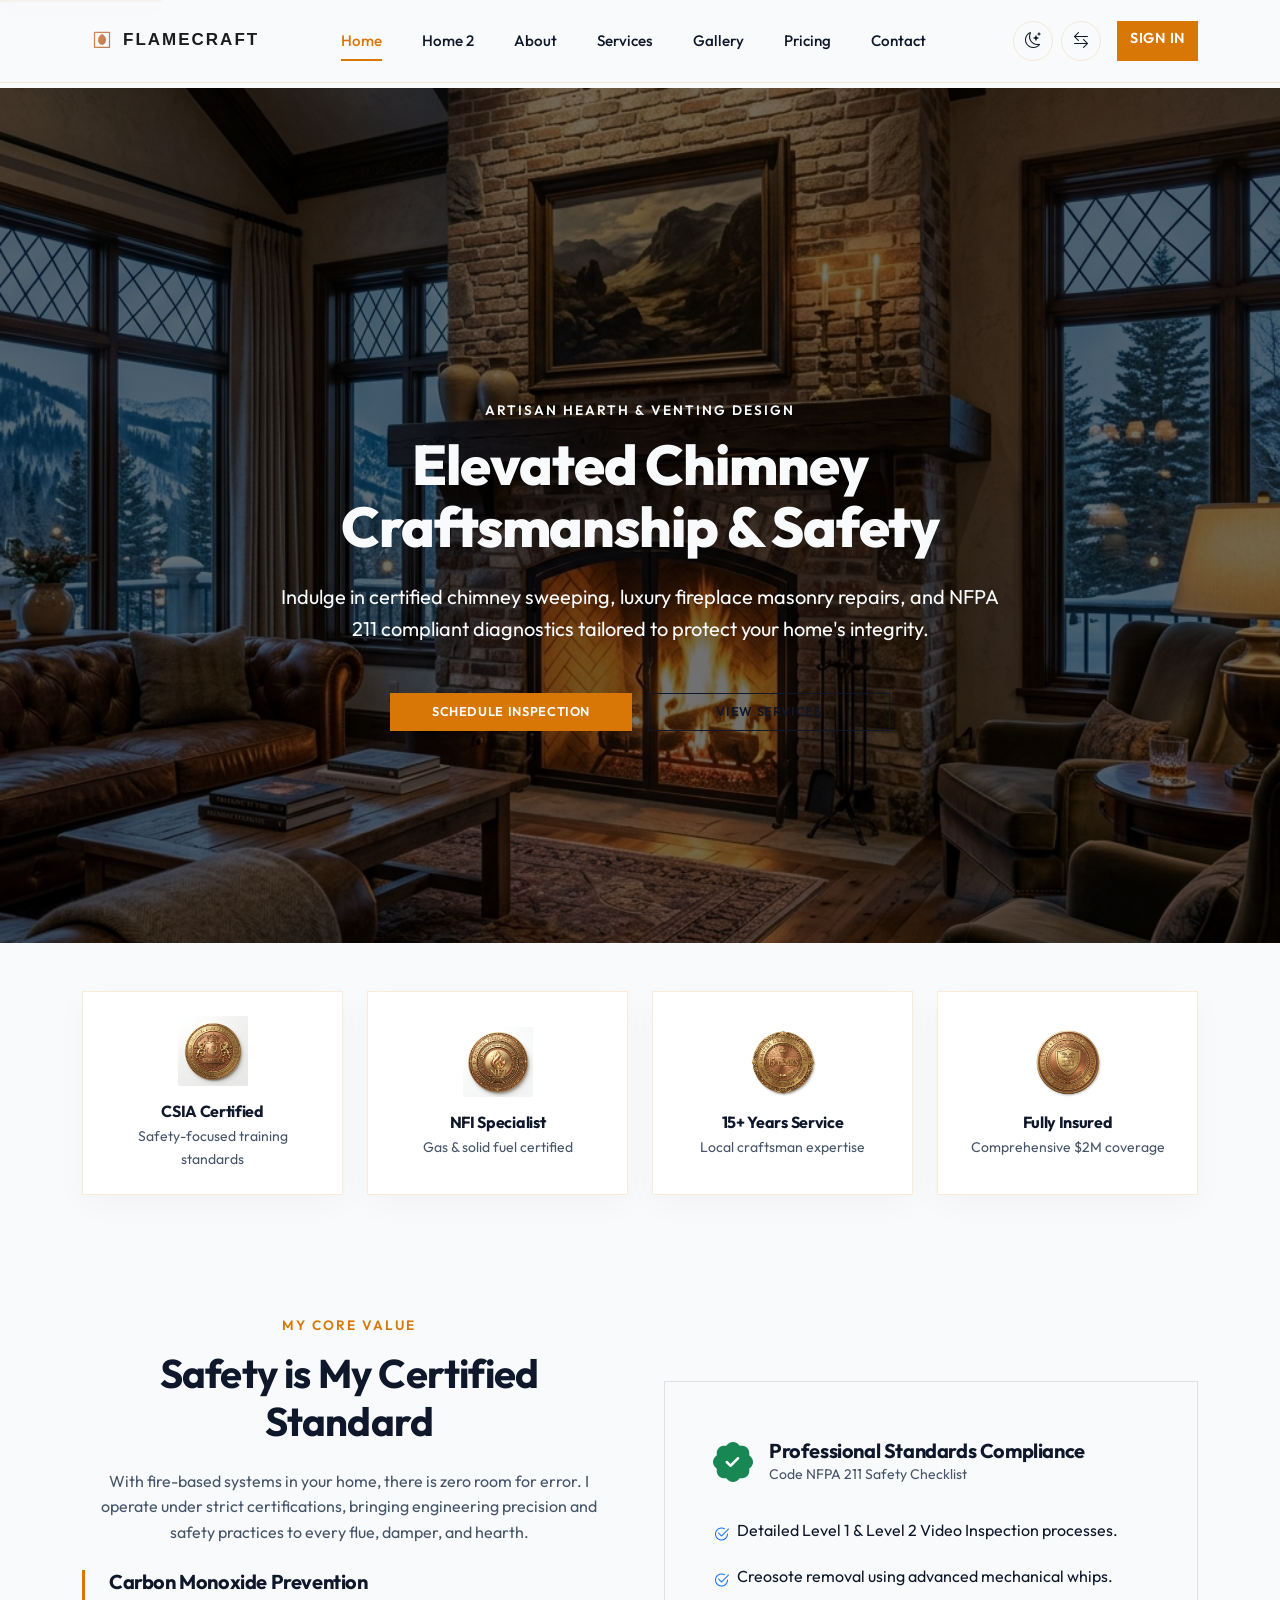
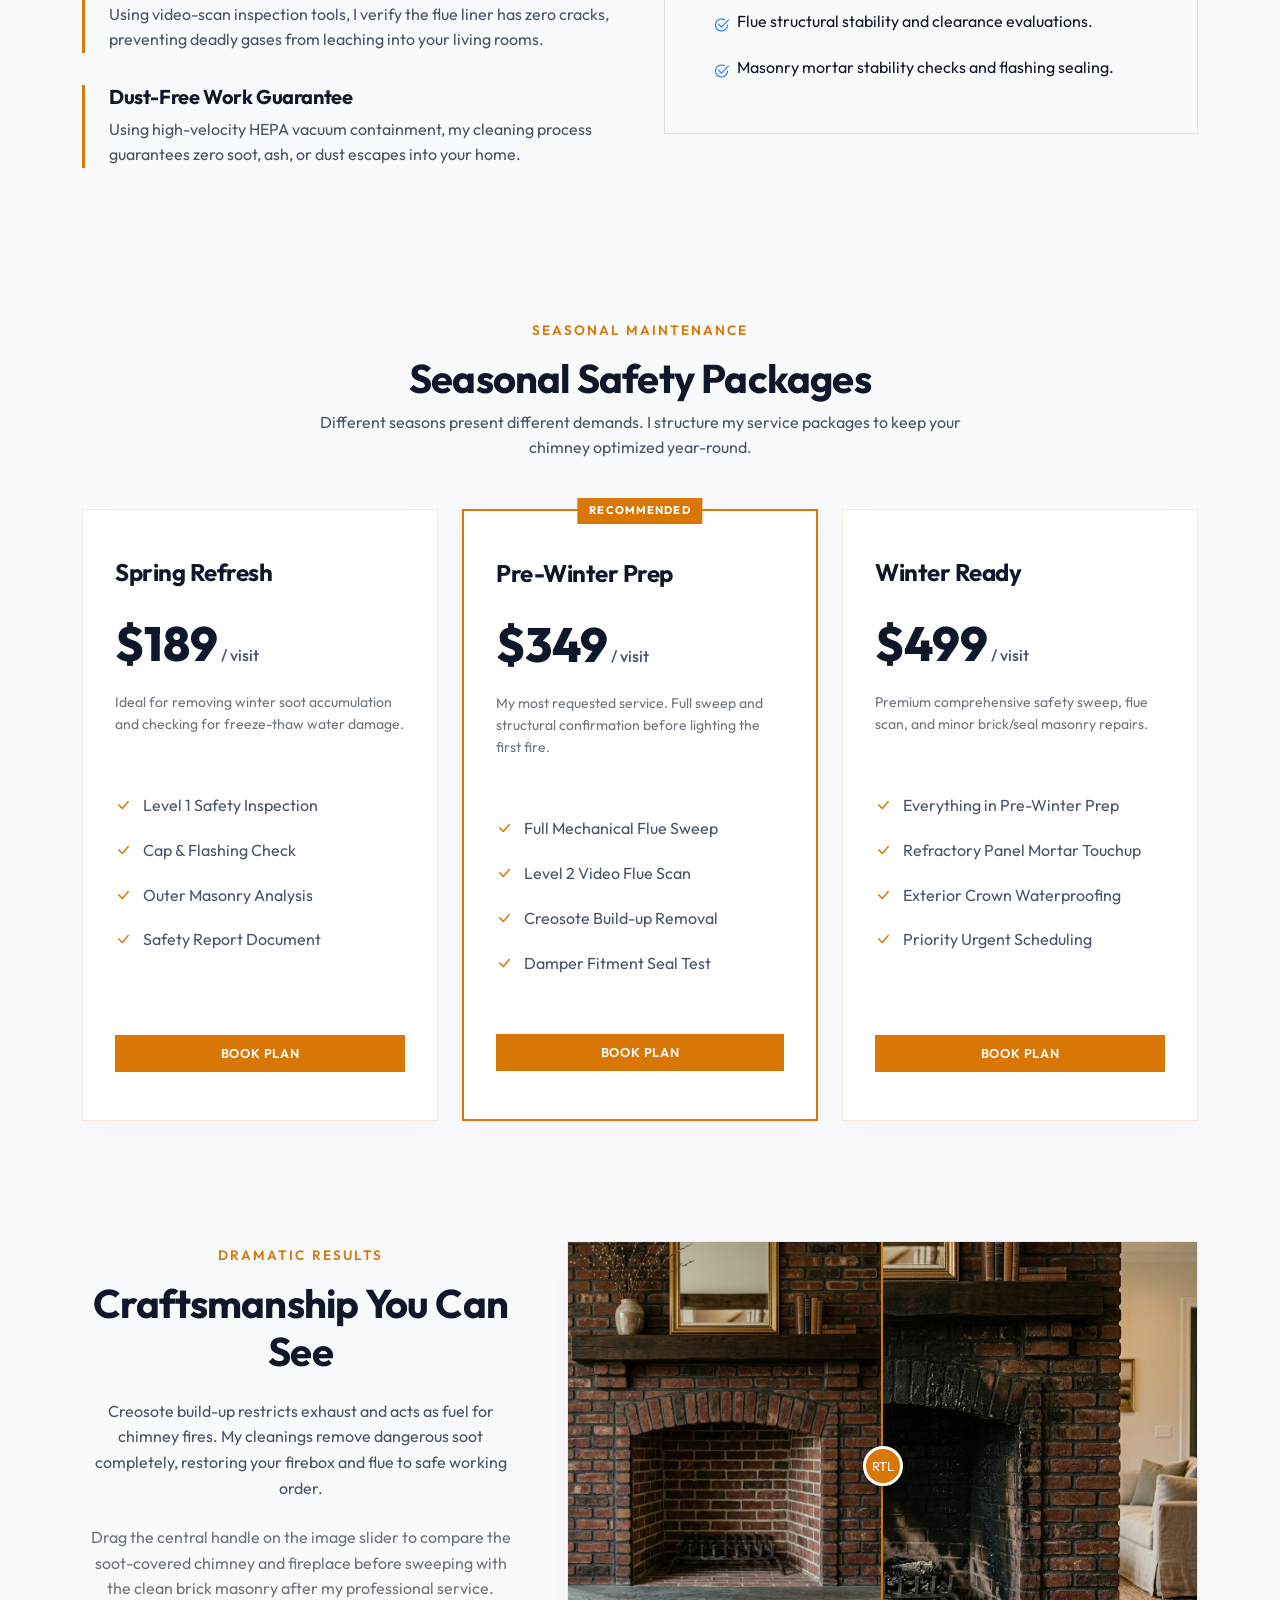
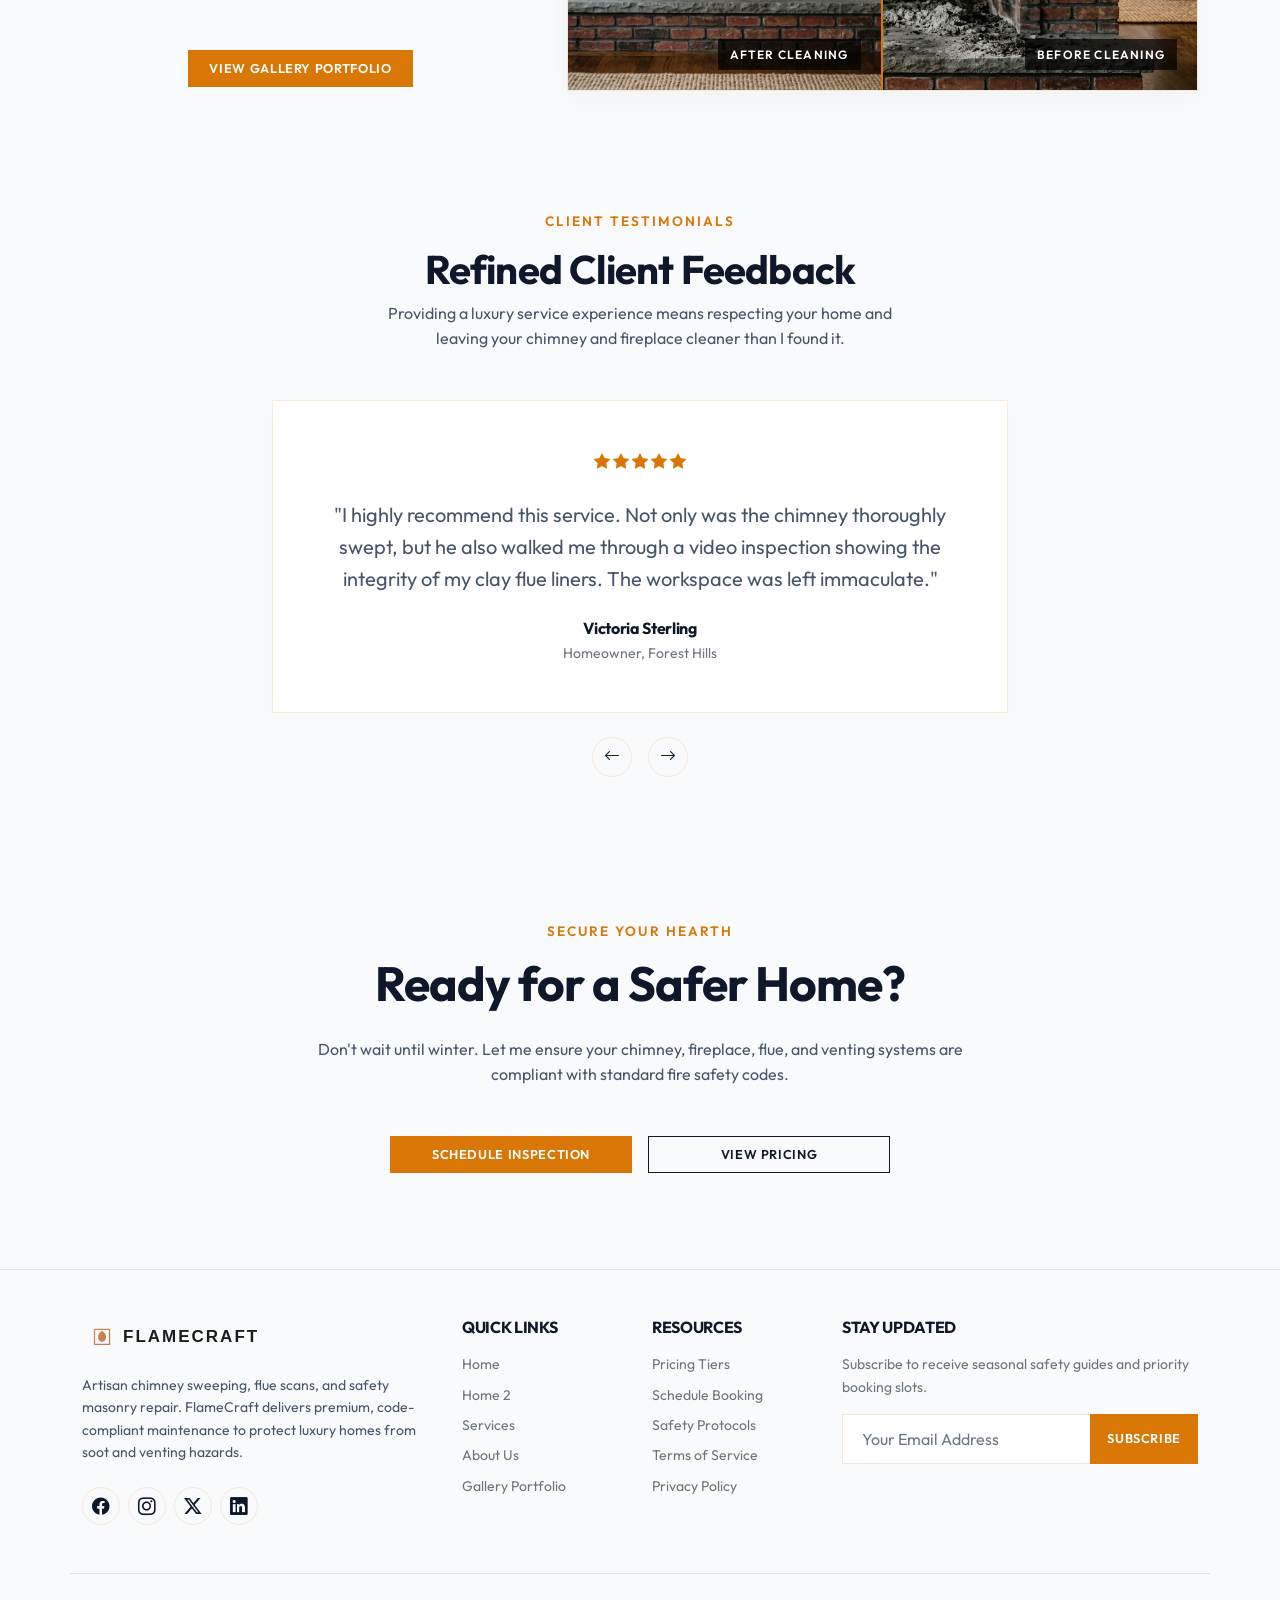
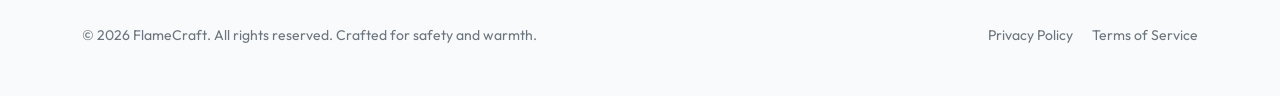
<file: index.html>
<!DOCTYPE html>
<html lang="en" dir="ltr">
<head>
    <meta charset="UTF-8">
    <meta name="viewport" content="width=device-width, initial-scale=1.0">
    <title>Trusted Chimney Care & Fireplace Experts | FlameCraft</title>
    <meta name="description" content="Professional chimney sweeping, fireplace repair, and seasonal safety maintenance services. Keep your luxury home warm, safe, and efficient. Book a safety inspection.">
    <meta name="robots" content="index, follow">
    
    <!-- Bootstrap 5 CSS -->
    <link href="https://cdn.jsdelivr.net/npm/bootstrap@5.3.3/dist/css/bootstrap.min.css" rel="stylesheet">
    <!-- Bootstrap Icons -->
    <link href="https://cdn.jsdelivr.net/npm/bootstrap-icons@1.11.3/font/bootstrap-icons.min.css" rel="stylesheet">
    <!-- Custom CSS -->
    <link href="assets/css/style.css" rel="stylesheet">

    <!-- Schema.org Structured Data (JSON-LD Local Business) -->
    <script type="application/ld+json">
    {
      "@context": "https://schema.org",
      "@type": "HomeAndConstructionBusiness",
      "name": "FlameCraft",
      "alternateName": "FlameCraft Chimney & Fireplace Services",
      "description": "Premium chimney sweeping, fireplace masonry repair, chimney relining, and seasonal safety maintenance in the local region.",
      "image": "assets/images/hero_fireplace.png",
      "logo": "assets/images/logo.svg",
      "telephone": "+1-303-555-0185",
      "address": {
        "@type": "PostalAddress",
        "streetAddress": "1200 Copper Ridge Dr",
        "addressLocality": "Denver",
        "addressRegion": "CO",
        "postalCode": "80202",
        "addressCountry": "US"
      },
      "geo": {
        "@type": "GeoCoordinates",
        "latitude": 39.7392,
        "longitude": -104.9903
      },
      "url": "https://www.luxechimneycare.com",
      "priceRange": "$$",
      "openingHoursSpecification": [
        {
          "@type": "OpeningHoursSpecification",
          "dayOfWeek": ["Monday", "Tuesday", "Wednesday", "Thursday", "Friday"],
          "opens": "08:00",
          "closes": "18:00"
        },
        {
          "@type": "OpeningHoursSpecification",
          "dayOfWeek": "Saturday",
          "opens": "09:00",
          "closes": "16:00"
        }
      ],
      "sameAs": [
        "https://www.instagram.com/luxechimney",
        "https://www.facebook.com/luxechimney"
      ]
    }
    </script>
    <link rel="icon" href="assets/images/favicon.svg" type="image/svg+xml">
</head>
<body>

    <!-- Skip to Main Content Link for Accessibility -->
    <a href="#main-content" class="skip-link">Skip to main content</a>

    <!-- Sticky Navigation Header -->
    <header class="navbar navbar-expand-lg premium-nav fixed-top py-3">
        <div class="container">
            <a class="navbar-brand d-flex align-items-center" href="index.html" id="brand-logo-link">
                <img src="assets/images/logo.svg" alt="FlameCraft Logo">
            </a>
            
            <button class="navbar-toggler border-0" type="button" data-bs-toggle="collapse" data-bs-target="#premiumNavbar" aria-controls="premiumNavbar" aria-expanded="false" aria-label="Toggle navigation" id="navbar-hamburger">
                <span class="bi bi-list fs-1 text-primary"></span>
            </button>
            
            <nav class="collapse navbar-collapse" id="premiumNavbar" aria-label="Main navigation">
                <ul class="navbar-nav mx-auto mb-2 mb-lg-0 align-items-lg-center">
                    <li class="nav-item"><a class="nav-link active" aria-current="page" href="index.html" id="nav-home">Home</a></li>
                    <li class="nav-item"><a class="nav-link" href="home2.html" id="nav-home2">Home 2</a></li>
                    <li class="nav-item"><a class="nav-link" href="about.html" id="nav-about">About</a></li>
                    <li class="nav-item"><a class="nav-link" href="services.html" id="nav-services">Services</a></li>
                    <li class="nav-item"><a class="nav-link" href="gallery.html" id="nav-gallery">Gallery</a></li>
                    <li class="nav-item"><a class="nav-link" href="pricing.html" id="nav-pricing">Pricing</a></li>
                    <li class="nav-item"><a class="nav-link" href="contact.html" id="nav-contact">Contact</a></li>
                </ul>
                
                <!-- Control Toggles -->
                <div class="d-flex gap-2 mt-3 mt-lg-0 justify-content-center ms-lg-auto">
                    <button class="control-btn" id="theme-toggle" aria-label="Switch to Dark Mode">
                        <i class="bi bi-moon-stars"></i>
                    </button>
                    <button class="control-btn" id="rtl-toggle" aria-label="Switch to Right to Left Layout"><i class="bi bi-arrow-left-right"></i></button>
                    <a href="login.html" class="btn btn-premium ms-2" style="padding: 0.375rem 0.75rem; font-size: 0.9rem;" id="nav-login">Sign In</a>
                </div>
            </nav>
        </div>
    </header>

    <!-- Main Content Area -->
    <main id="main-content">
        
        <!-- Hero Section -->
        <section class="hero-section" aria-label="Welcome banner">
            <div class="hero-overlay"></div>
            <div class="hero-image-bg" style="background-image: url('assets/images/hero_fireplace.png');"></div>
            <div class="container hero-content">
                <div class="row justify-content-center text-center">
                    <div class="col-lg-8 col-md-10 py-5">
                        <span class="section-subtitle">ARTISAN HEARTH &amp; VENTING DESIGN</span>
                        <h1 class="display-title mb-4">Elevated Chimney Craftsmanship &amp; Safety</h1>
                        <p class="fs-5 mb-5">Indulge in certified chimney sweeping, luxury fireplace masonry repairs, and NFPA 211 compliant diagnostics tailored to protect your home's integrity.</p>
                        <div class="d-flex flex-column flex-sm-row justify-content-center align-items-stretch gap-3 mx-auto" style="max-width: 500px;">
                            <a href="contact.html" class="btn btn-premium w-100 d-flex align-items-center justify-content-center" id="hero-primary-cta">Schedule Inspection</a>
                            <a href="services.html" class="btn btn-premium-outline w-100 d-flex align-items-center justify-content-center" id="hero-secondary-cta">View Services</a>
                        </div>
                    </div>
                </div>
            </div>
        </section>

        <!-- Trust Badges Section -->
        <section class="py-5 bg-card" aria-label="Certifications and trust standards">
            <div class="container">
                <div class="row g-4 justify-content-center">
                    <div class="col-12 col-md-6 col-lg-3">
                        <div class="trust-badge-card">
                            <img src="assets/images/trust_csia.png" alt="CSIA Certification Seal" class="trust-badge-img">
                            <h3 class="h6 fw-bold mb-1">CSIA Certified</h3>
                            <p class="small mb-0">Safety-focused training standards</p>
                        </div>
                    </div>
                    <div class="col-12 col-md-6 col-lg-3">
                        <div class="trust-badge-card">
                            <img src="assets/images/trust_nfi.png" alt="NFI Specialist Seal" class="trust-badge-img">
                            <h3 class="h6 fw-bold mb-1">NFI Specialist</h3>
                            <p class="small mb-0">Gas &amp; solid fuel certified</p>
                        </div>
                    </div>
                    <div class="col-12 col-md-6 col-lg-3">
                        <div class="trust-badge-card">
                            <img src="assets/images/trust_experience.png" alt="15+ Years Experience Badge" class="trust-badge-img">
                            <h3 class="h6 fw-bold mb-1">15+ Years Service</h3>
                            <p class="small mb-0">Local craftsman expertise</p>
                        </div>
                    </div>
                    <div class="col-12 col-md-6 col-lg-3">
                        <div class="trust-badge-card">
                            <img src="assets/images/trust_insurance.png" alt="Fully Insured Protection Seal" class="trust-badge-img">
                            <h3 class="h6 fw-bold mb-1">Fully Insured</h3>
                            <p class="small mb-0">Comprehensive $2M coverage</p>
                        </div>
                    </div>
                </div>
            </div>
        </section>

        <!-- Safety Certification Highlights -->
        <section class="py-5 my-md-4" aria-label="Safety commitment">
            <div class="container">
                <div class="row align-items-center g-5">
                    <div class="col-lg-6 scroll-reveal">
                        <div class="text-center mb-4">
                            <span class="section-subtitle">MY CORE VALUE</span>
                            <h2 class="mb-4 display-6 fw-bold">Safety is My Certified Standard</h2>
                            <p class="mb-4">With fire-based systems in your home, there is zero room for error. I operate under strict certifications, bringing engineering precision and safety practices to every flue, damper, and hearth.</p>
                        </div>
                        
                        <div class="safety-highlight-card">
                            <h3 class="h5 fw-bold mb-2">Carbon Monoxide Prevention</h3>
                            <p class="mb-0">Using video-scan inspection tools, I verify the flue liner has zero cracks, preventing deadly gases from leaching into your living rooms.</p>
                        </div>
                        <div class="safety-highlight-card">
                            <h3 class="h5 fw-bold mb-2">Dust-Free Work Guarantee</h3>
                            <p class="mb-0">Using high-velocity HEPA vacuum containment, my cleaning process guarantees zero soot, ash, or dust escapes into your home.</p>
                        </div>
                    </div>
                    <div class="col-lg-6 scroll-reveal">
                        <div class="border p-4 p-md-5 bg-card">
                            <div class="d-flex align-items-center mb-4">
                                <i class="bi bi-patch-check-fill text-success fs-1 me-3" aria-hidden="true"></i>
                                <div>
                                    <h4 class="h5 fw-bold mb-0">Professional Standards Compliance</h4>
                                    <p class="small mb-0">Code NFPA 211 Safety Checklist</p>
                                </div>
                            </div>
                            <ul class="list-unstyled mb-0">
                                <li class="mb-3 d-flex align-items-start gap-2">
                                    <i class="bi bi-check2-circle text-primary mt-1" aria-hidden="true"></i>
                                    <span>Detailed Level 1 &amp; Level 2 Video Inspection processes.</span>
                                </li>
                                <li class="mb-3 d-flex align-items-start gap-2">
                                    <i class="bi bi-check2-circle text-primary mt-1" aria-hidden="true"></i>
                                    <span>Creosote removal using advanced mechanical whips.</span>
                                </li>
                                <li class="mb-3 d-flex align-items-start gap-2">
                                    <i class="bi bi-check2-circle text-primary mt-1" aria-hidden="true"></i>
                                    <span>Flue structural stability and clearance evaluations.</span>
                                </li>
                                <li class="d-flex align-items-start gap-2">
                                    <i class="bi bi-check2-circle text-primary mt-1" aria-hidden="true"></i>
                                    <span>Masonry mortar stability checks and flashing sealing.</span>
                                </li>
                            </ul>
                        </div>
                    </div>
                </div>
            </div>
        </section>

        <!-- Seasonal Service Packages -->
        <section class="py-5 bg-card" aria-label="Seasonal service plans">
            <div class="container">
                <div class="text-center mb-5 scroll-reveal">
                    <span class="section-subtitle">SEASONAL MAINTENANCE</span>
                    <h2 class="display-6 fw-bold">Seasonal Safety Packages</h2>
                    <p class="col-md-7 mx-auto">Different seasons present different demands. I structure my service packages to keep your chimney optimized year-round.</p>
                </div>

                <div class="row g-4 justify-content-center">
                    <div class="col-md-6 col-lg-4 scroll-reveal">
                        <div class="pricing-card">
                            <h3 class="h4 fw-bold">Spring Refresh</h3>
                            <div class="pricing-price">$189<span> / visit</span></div>
                            <p class="small text-secondary">Ideal for removing winter soot accumulation and checking for freeze-thaw water damage.</p>
                            <ul class="pricing-features">
                                <li><i class="bi bi-check-lg" aria-hidden="true"></i> Level 1 Safety Inspection</li>
                                <li><i class="bi bi-check-lg" aria-hidden="true"></i> Cap &amp; Flashing Check</li>
                                <li><i class="bi bi-check-lg" aria-hidden="true"></i> Outer Masonry Analysis</li>
                                <li><i class="bi bi-check-lg" aria-hidden="true"></i> Safety Report Document</li>
                            </ul>
                            <div class="mt-auto pt-3">
                                <a href="contact.html?package=spring" class="btn btn-premium w-100" id="book-spring-package">Book Plan</a>
                            </div>
                        </div>
                    </div>
                    <div class="col-md-6 col-lg-4 scroll-reveal">
                        <div class="pricing-card popular">
                            <h3 class="h4 fw-bold">Pre-Winter Prep</h3>
                            <div class="pricing-price">$349<span> / visit</span></div>
                            <p class="small text-secondary">My most requested service. Full sweep and structural confirmation before lighting the first fire.</p>
                            <ul class="pricing-features">
                                <li><i class="bi bi-check-lg" aria-hidden="true"></i> Full Mechanical Flue Sweep</li>
                                <li><i class="bi bi-check-lg" aria-hidden="true"></i> Level 2 Video Flue Scan</li>
                                <li><i class="bi bi-check-lg" aria-hidden="true"></i> Creosote Build-up Removal</li>
                                <li><i class="bi bi-check-lg" aria-hidden="true"></i> Damper Fitment Seal Test</li>
                            </ul>
                            <div class="mt-auto pt-3">
                                <a href="contact.html?package=prewinter" class="btn btn-premium w-100" id="book-winter-package">Book Plan</a>
                            </div>
                        </div>
                    </div>
                    <div class="col-md-6 col-lg-4 scroll-reveal">
                        <div class="pricing-card">
                            <h3 class="h4 fw-bold">Winter Ready</h3>
                            <div class="pricing-price">$499<span> / visit</span></div>
                            <p class="small text-secondary">Premium comprehensive safety sweep, flue scan, and minor brick/seal masonry repairs.</p>
                            <ul class="pricing-features">
                                <li><i class="bi bi-check-lg" aria-hidden="true"></i> Everything in Pre-Winter Prep</li>
                                <li><i class="bi bi-check-lg" aria-hidden="true"></i> Refractory Panel Mortar Touchup</li>
                                <li><i class="bi bi-check-lg" aria-hidden="true"></i> Exterior Crown Waterproofing</li>
                                <li><i class="bi bi-check-lg" aria-hidden="true"></i> Priority Urgent Scheduling</li>
                            </ul>
                            <div class="mt-auto pt-3">
                                <a href="contact.html?package=winter" class="btn btn-premium w-100" id="book-priority-package">Book Plan</a>
                            </div>
                        </div>
                    </div>
                </div>
            </div>
        </section>

        <!-- Before/After Cleaning Gallery Preview -->
        <section class="py-5 my-md-4" aria-label="Before and after preview">
            <div class="container">
                <div class="row align-items-center g-5">
                    <div class="col-lg-5 scroll-reveal text-center">
                        <span class="section-subtitle">DRAMATIC RESULTS</span>
                        <h2 class="display-6 fw-bold mb-4">Craftsmanship You Can See</h2>
                        <p class="mb-4">Creosote build-up restricts exhaust and acts as fuel for chimney fires. My cleanings remove dangerous soot completely, restoring your firebox and flue to safe working order.</p>
                        <p class="mb-5 text-secondary">Drag the central handle on the image slider to compare the soot-covered chimney and fireplace before sweeping with the clean brick masonry after my professional service.</p>
                        <a href="gallery.html" class="btn btn-premium" id="view-gallery-btn">View Gallery Portfolio</a>
                    </div>
                    <div class="col-lg-7 scroll-reveal">
                        <!-- Before After Slider Container -->
                        <div class="ba-slider-container">
                            <div class="ba-image ba-before" style="background-image: url('assets/images/home1_before_cleaning.png');">
                                <span class="ba-slider-label before-label">Before Cleaning</span>
                            </div>
                            <div class="ba-image ba-after" style="background-image: url('assets/images/home1_after_cleaning.png');">
                                <span class="ba-slider-label after-label">After Cleaning</span>
                            </div>
                            <div class="ba-handle" role="slider" aria-label="Before and after slider handle" aria-valuenow="50" aria-valuemin="0" aria-valuemax="100">
                                <div class="ba-handle-button">
                                    RTL
                                </div>
                            </div>
                        </div>
                    </div>
                </div>
            </div>
        </section>

        <!-- Customer Testimonials -->
        <section class="py-5 bg-card" aria-label="Customer feedback">
            <div class="container">
                <div class="text-center mb-5 scroll-reveal">
                    <span class="section-subtitle">CLIENT TESTIMONIALS</span>
                    <h2 class="display-6 fw-bold">Refined Client Feedback</h2>
                    <p class="col-md-6 mx-auto">Providing a luxury service experience means respecting your home and leaving your chimney and fireplace cleaner than I found it.</p>
                </div>

                <div id="testimonialCarousel" class="carousel slide" data-bs-ride="carousel">
                    <div class="carousel-inner">
                        <div class="carousel-item active">
                            <div class="row justify-content-center">
                                <div class="col-lg-8">
                                    <div class="testimonial-card text-center">
                                        <div class="star-rating">
                                            <i class="bi bi-star-fill"></i>
                                            <i class="bi bi-star-fill"></i>
                                            <i class="bi bi-star-fill"></i>
                                            <i class="bi bi-star-fill"></i>
                                            <i class="bi bi-star-fill"></i>
                                        </div>
                                        <p class="fs-5 italic mb-4">"I highly recommend this service. Not only was the chimney thoroughly swept, but he also walked me through a video inspection showing the integrity of my clay flue liners. The workspace was left immaculate."</p>
                                        <h3 class="h6 fw-bold mb-1">Victoria Sterling</h3>
                                        <p class="small text-secondary mb-0">Homeowner, Forest Hills</p>
                                    </div>
                                </div>
                            </div>
                        </div>
                        <div class="carousel-item">
                            <div class="row justify-content-center">
                                <div class="col-lg-8">
                                    <div class="testimonial-card text-center">
                                        <div class="star-rating">
                                            <i class="bi bi-star-fill"></i>
                                            <i class="bi bi-star-fill"></i>
                                            <i class="bi bi-star-fill"></i>
                                            <i class="bi bi-star-fill"></i>
                                            <i class="bi bi-star-fill"></i>
                                        </div>
                                        <p class="fs-5 italic mb-4">"He diagnosed and repaired cracks in our fireplace hearth that two other chimney firms missed. True artisan craftsmanship and exceptional respect for safety details."</p>
                                        <h3 class="h6 fw-bold mb-1">Marcus Vance</h3>
                                        <p class="small text-secondary mb-0">Estate Owner, Cherry Hills</p>
                                    </div>
                                </div>
                            </div>
                        </div>
                    </div>
                    
                    <!-- Carousel Controls -->
                    <div class="d-flex justify-content-center gap-3 mt-4">
                        <button class="control-btn" type="button" data-bs-target="#testimonialCarousel" data-bs-slide="prev" aria-label="Previous Testimonial">
                            <i class="bi bi-arrow-left"></i>
                        </button>
                        <button class="control-btn" type="button" data-bs-target="#testimonialCarousel" data-bs-slide="next" aria-label="Next Testimonial">
                            <i class="bi bi-arrow-right"></i>
                        </button>
                    </div>
                </div>
            </div>
        </section>

        <!-- Final Contact CTA -->
        <section class="py-5" aria-label="Call to action">
            <div class="container text-center py-5 scroll-reveal">
                <span class="section-subtitle">SECURE YOUR HEARTH</span>
                <h2 class="display-5 fw-bold mb-4">Ready for a Safer Home?</h2>
                <p class="col-md-7 mx-auto mb-5">Don't wait until winter. Let me ensure your chimney, fireplace, flue, and venting systems are compliant with standard fire safety codes.</p>
                <div class="d-flex flex-column flex-sm-row justify-content-center align-items-stretch gap-3 mx-auto" style="max-width: 500px;">
                    <a href="contact.html" class="btn btn-premium w-100 d-flex align-items-center justify-content-center" id="cta-book-appointment">Schedule Inspection</a>
                    <a href="pricing.html" class="btn btn-premium-outline w-100 d-flex align-items-center justify-content-center" id="cta-view-packages">View Pricing</a>
                </div>
            </div>
        </section>

    </main>

    <!-- Footer -->
    <footer class="py-5 bg-card border-top" aria-label="Site footer">
        <div class="container">
            <div class="row g-4">
                <div class="col-lg-4 col-md-6">
                    <a class="d-flex align-items-center mb-3" href="index.html" id="footer-logo-link">
                        <img src="assets/images/logo.svg" alt="FlameCraft Logo" class="footer-logo">
                    </a>
                    <p class="small mb-4">Artisan chimney sweeping, flue scans, and safety masonry repair. FlameCraft delivers premium, code-compliant maintenance to protect luxury homes from soot and venting hazards.</p>
                    <div class="d-flex gap-2 mb-4 footer-socials">
                        <a href="https://www.facebook.com/luxechimney" class="control-btn" aria-label="Facebook" target="_blank" rel="noopener"><i class="bi bi-facebook"></i></a>
                        <a href="https://www.instagram.com/luxechimney" class="control-btn" aria-label="Instagram" target="_blank" rel="noopener"><i class="bi bi-instagram"></i></a>
                        <a href="https://twitter.com/luxechimney" class="control-btn" aria-label="Twitter" target="_blank" rel="noopener"><i class="bi bi-twitter-x"></i></a>
                        <a href="https://linkedin.com/company/luxechimney" class="control-btn" aria-label="LinkedIn" target="_blank" rel="noopener"><i class="bi bi-linkedin"></i></a>
                    </div>
                </div>
                
                <div class="col-lg-2 col-md-6 col-sm-6">
                    <h4 class="h6 fw-bold text-uppercase letter-spacing-1 mb-3">Quick Links</h4>
                    <ul class="list-unstyled small">
                        <li class="mb-2"><a href="index.html" class="text-secondary hover-primary">Home</a></li>
                        <li class="mb-2"><a href="home2.html" class="text-secondary hover-primary">Home 2</a></li>
                        <li class="mb-2"><a href="services.html" class="text-secondary hover-primary">Services</a></li>
                        <li class="mb-2"><a href="about.html" class="text-secondary hover-primary">About Us</a></li>
                        <li class="mb-2"><a href="gallery.html" class="text-secondary hover-primary">Gallery Portfolio</a></li>
                    </ul>
                </div>
                
                <div class="col-lg-2 col-md-6 col-sm-6">
                    <h4 class="h6 fw-bold text-uppercase letter-spacing-1 mb-3">Resources</h4>
                    <ul class="list-unstyled small">
                        <li class="mb-2"><a href="pricing.html" class="text-secondary hover-primary">Pricing Tiers</a></li>
                        <li class="mb-2"><a href="contact.html" class="text-secondary hover-primary">Schedule Booking</a></li>
                        <li class="mb-2"><a href="about.html" class="text-secondary hover-primary">Safety Protocols</a></li>
                        <li class="mb-2"><a href="404.html" class="text-secondary hover-primary">Terms of Service</a></li>
                        <li class="mb-2"><a href="404.html" class="text-secondary hover-primary">Privacy Policy</a></li>
                    </ul>
                </div>
                
                <div class="col-lg-4 col-md-6">
                    <h4 class="h6 fw-bold text-uppercase letter-spacing-1 mb-3">Stay Updated</h4>
                    <p class="small text-secondary mb-3">Subscribe to receive seasonal safety guides and priority booking slots.</p>
                    <form class="needs-validation-custom footer-newsletter-form" id="newsletter-form" novalidate>
                        <div class="input-group">
                            <input type="email" class="form-control premium-form-control text-start" placeholder="Your Email Address" aria-label="Your Email Address" required>
                            <button class="btn btn-premium px-3" type="submit" id="newsletter-subscribe-btn">Subscribe</button>
                        </div>
                        <div class="invalid-feedback-custom text-danger small mt-1" style="display: none;">Please enter a valid email address.</div>
                    </form>
                </div>
            </div>
            
            <div class="row pt-5 mt-4 border-top align-items-center">
                <div class="col-md-6 text-center text-md-start">
                    <p class="small text-secondary mb-0">&copy; <span id="current-year">2026</span> FlameCraft. All rights reserved. Crafted for safety and warmth.</p>
                </div>
                <div class="col-md-6 text-center text-md-end mt-2 mt-md-0">
                    <a href="404.html" class="small text-secondary me-3 hover-primary">Privacy Policy</a>
                    <a href="404.html" class="small text-secondary hover-primary">Terms of Service</a>
                </div>
            </div>
        </div>
    </footer>

    <!-- Back to Top Button -->
    <button id="back-to-top" class="back-to-top-btn" aria-label="Back to top">
        <i class="bi bi-arrow-up"></i>
    </button>

    <!-- Bootstrap 5 Bundle JS CDN -->
    <script src="https://cdn.jsdelivr.net/npm/bootstrap@5.3.3/dist/js/bootstrap.bundle.min.js"></script>
    <!-- Custom Main JS -->
    <script src="assets/js/main.js"></script>
</body>
</html>
</file>
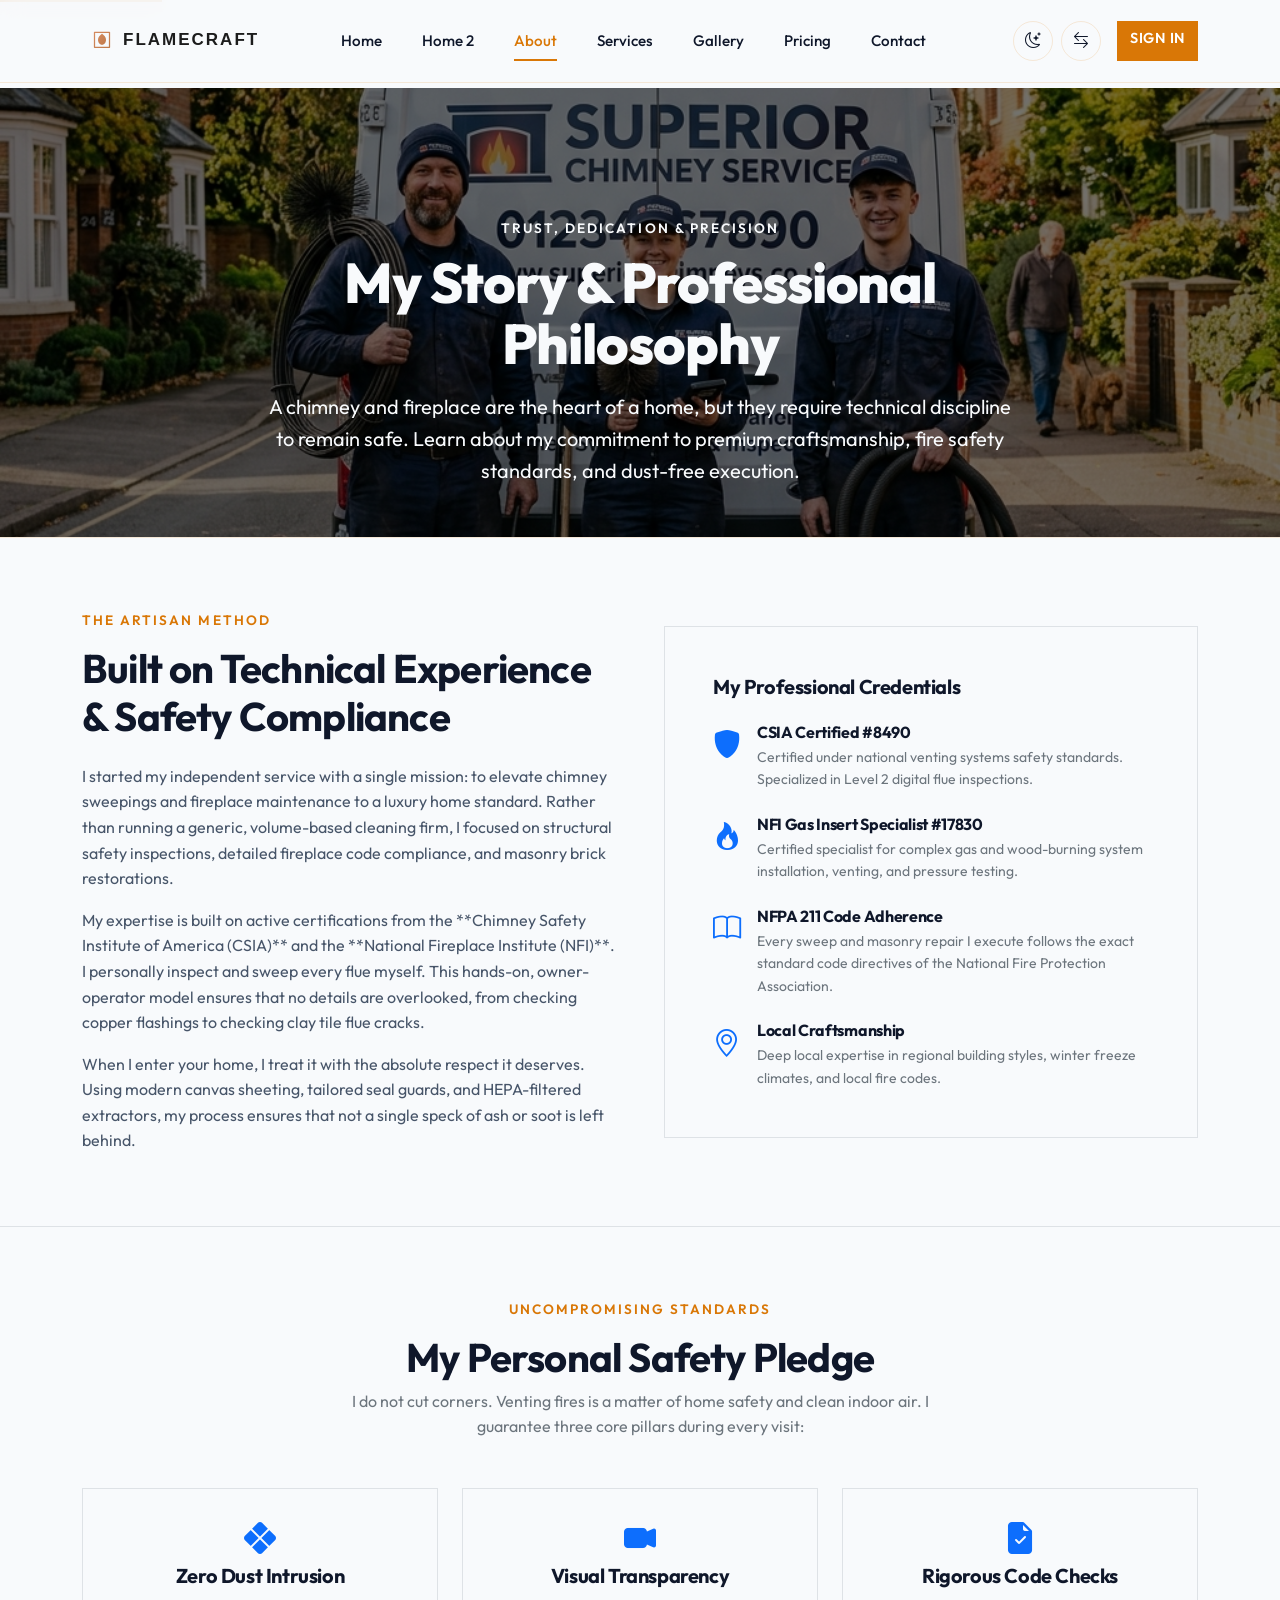
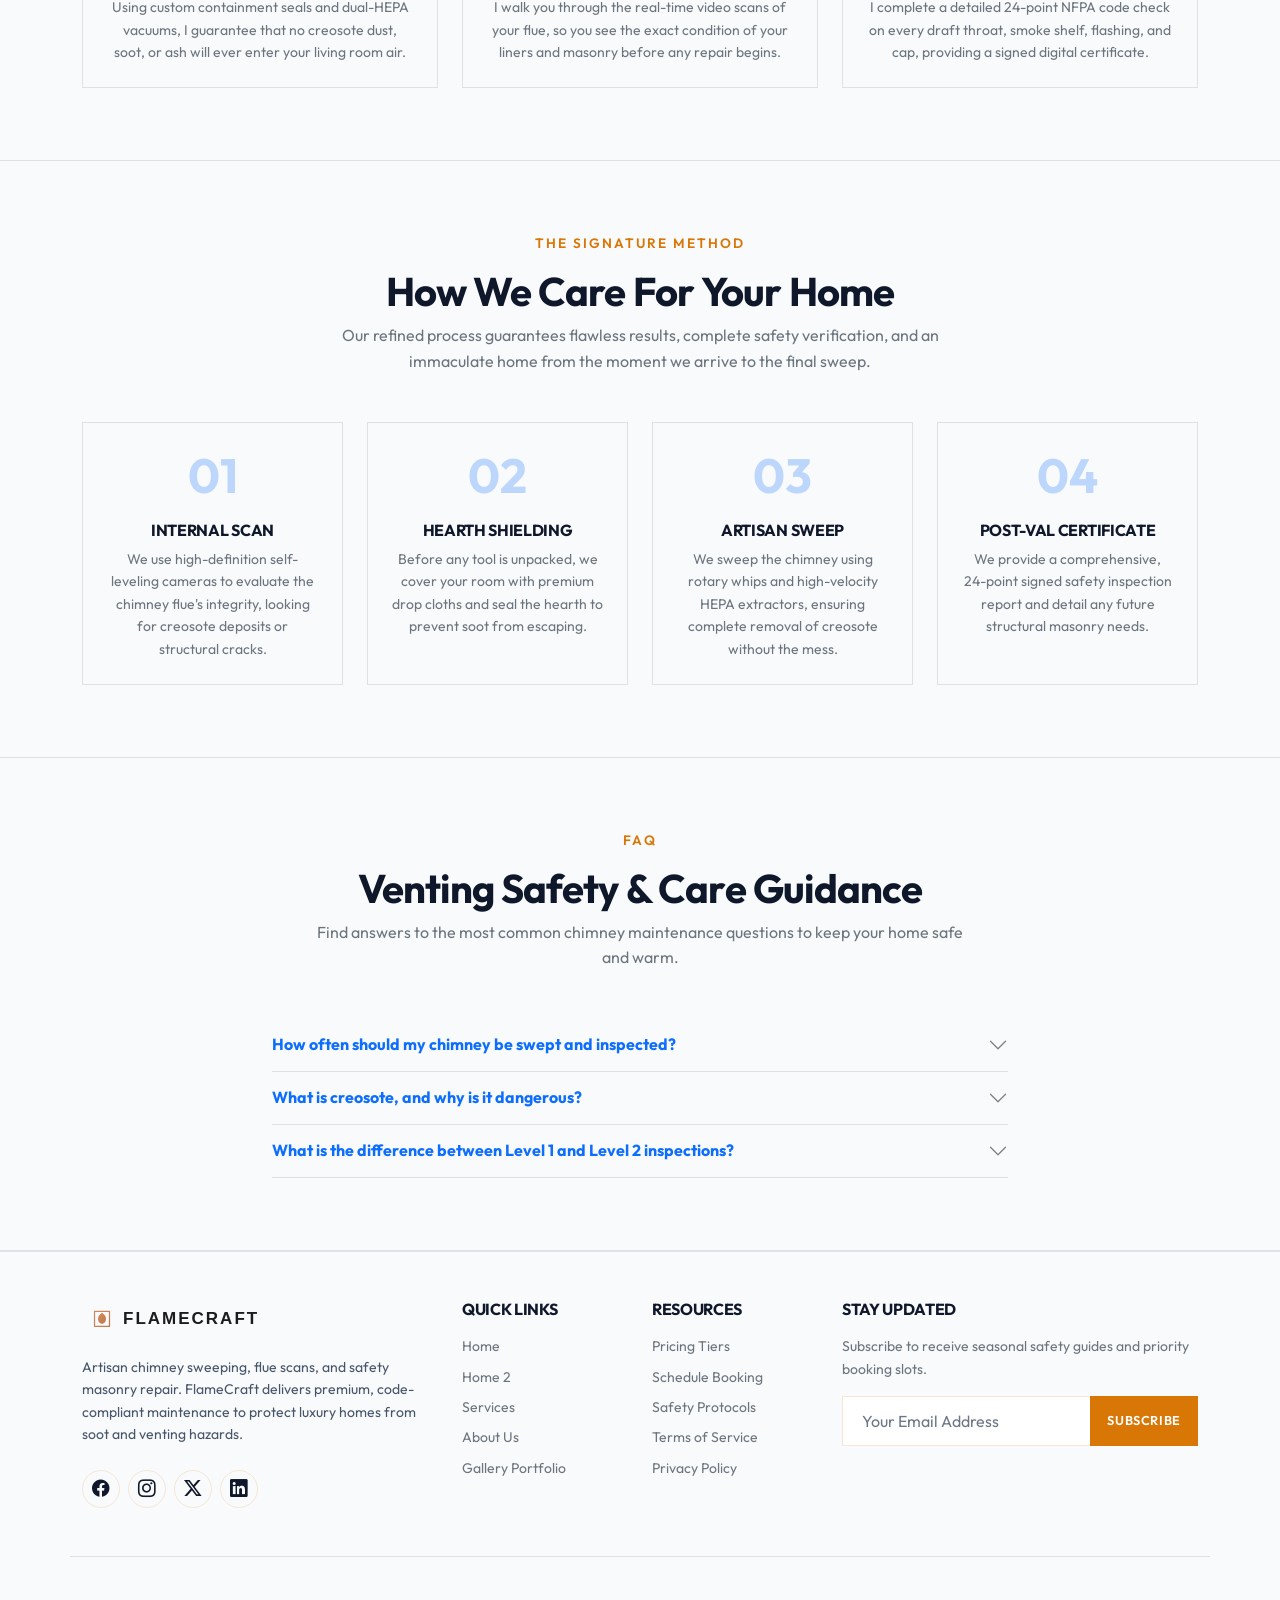
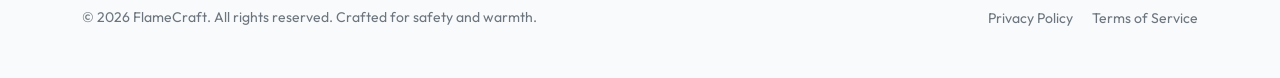
<file: about.html>
<!DOCTYPE html>
<html lang="en" dir="ltr">
<head>
    <meta charset="UTF-8">
    <meta name="viewport" content="width=device-width, initial-scale=1.0">
    <title>My Story &amp; Safety Credentials | FlameCraft</title>
    <meta name="description" content="Learn about my background, certifications, and local expertise. Discover why I prioritize structural fire safety and client-focused chimney sweeping.">
    <meta name="robots" content="index, follow">
    
    <!-- Bootstrap 5 CSS -->
    <link href="https://cdn.jsdelivr.net/npm/bootstrap@5.3.3/dist/css/bootstrap.min.css" rel="stylesheet">
    <!-- Bootstrap Icons -->
    <link href="https://cdn.jsdelivr.net/npm/bootstrap-icons@1.11.3/font/bootstrap-icons.min.css" rel="stylesheet">
    <!-- Custom CSS -->
    <link href="assets/css/style.css" rel="stylesheet">
    <link rel="icon" href="assets/images/favicon.svg" type="image/svg+xml">
</head>
<body>

    <!-- Skip to Main Content Link -->
    <a href="#main-content" class="skip-link">Skip to main content</a>

    <!-- Sticky Navigation Header -->
    <header class="navbar navbar-expand-lg premium-nav fixed-top py-3">
        <div class="container">
            <a class="navbar-brand d-flex align-items-center" href="index.html" id="brand-logo-link">
                <img src="assets/images/logo.svg" alt="FlameCraft Logo">
            </a>
            
            <button class="navbar-toggler border-0" type="button" data-bs-toggle="collapse" data-bs-target="#premiumNavbar" aria-controls="premiumNavbar" aria-expanded="false" aria-label="Toggle navigation" id="navbar-hamburger">
                <span class="bi bi-list fs-1 text-primary"></span>
            </button>
            
            <nav class="collapse navbar-collapse" id="premiumNavbar" aria-label="Main navigation">
                <ul class="navbar-nav mx-auto mb-2 mb-lg-0 align-items-lg-center">
                    <li class="nav-item"><a class="nav-link" href="index.html" id="nav-home">Home</a></li>
                    <li class="nav-item"><a class="nav-link" href="home2.html" id="nav-home2">Home 2</a></li>
                    <li class="nav-item"><a class="nav-link active" aria-current="page" href="about.html" id="nav-about">About</a></li>
                    <li class="nav-item"><a class="nav-link" href="services.html" id="nav-services">Services</a></li>
                    <li class="nav-item"><a class="nav-link" href="gallery.html" id="nav-gallery">Gallery</a></li>
                    <li class="nav-item"><a class="nav-link" href="pricing.html" id="nav-pricing">Pricing</a></li>
                    <li class="nav-item"><a class="nav-link" href="contact.html" id="nav-contact">Contact</a></li>
                </ul>
                
                <!-- Control Toggles -->
                <div class="d-flex gap-2 mt-3 mt-lg-0 justify-content-center ms-lg-auto">
                    <button class="control-btn" id="theme-toggle" aria-label="Switch to Dark Mode">
                        <i class="bi bi-moon-stars"></i>
                    </button>
                    <button class="control-btn" id="rtl-toggle" aria-label="Switch to Right to Left Layout"><i class="bi bi-arrow-left-right"></i></button>
                    <a href="login.html" class="btn btn-premium ms-2" style="padding: 0.375rem 0.75rem; font-size: 0.9rem;" id="nav-login">Sign In</a>
                </div>
            </nav>
        </div>
    </header>

    <!-- Main Content Area -->
    <main id="main-content">
        
        <!-- Header Banner Section -->
        <section class="hero-section-secondary" aria-label="About Page Introduction">
            <div class="hero-overlay"></div>
            <div class="hero-image-bg" style="background-image: url('assets/images/hero_about.png');"></div>
            <div class="container hero-content text-center">
                <div class="row justify-content-center">
                    <div class="col-lg-8">
                        <span class="section-subtitle">TRUST, DEDICATION &amp; PRECISION</span>
                        <h1 class="display-title mb-3">My Story &amp; Professional Philosophy</h1>
                        <p class="fs-5 mb-0">A chimney and fireplace are the heart of a home, but they require technical discipline to remain safe. Learn about my commitment to premium craftsmanship, fire safety standards, and dust-free execution.</p>
                    </div>
                </div>
            </div>
        </section>

        <!-- Main Narrative Section -->
        <section class="py-5" aria-label="Professional background narrative">
            <div class="container py-4">
                <div class="row g-5 align-items-center">
                    <div class="col-lg-6 scroll-reveal text-center text-lg-start">
                        <span class="section-subtitle">THE ARTISAN METHOD</span>
                        <h2 class="mb-4 display-6 fw-bold">Built on Technical Experience &amp; Safety Compliance</h2>
                        <p class="mb-3">I started my independent service with a single mission: to elevate chimney sweepings and fireplace maintenance to a luxury home standard. Rather than running a generic, volume-based cleaning firm, I focused on structural safety inspections, detailed fireplace code compliance, and masonry brick restorations.</p>
                        <p class="mb-3">My expertise is built on active certifications from the **Chimney Safety Institute of America (CSIA)** and the **National Fireplace Institute (NFI)**. I personally inspect and sweep every flue myself. This hands-on, owner-operator model ensures that no details are overlooked, from checking copper flashings to checking clay tile flue cracks.</p>
                        <p class="mb-0">When I enter your home, I treat it with the absolute respect it deserves. Using modern canvas sheeting, tailored seal guards, and HEPA-filtered extractors, my process ensures that not a single speck of ash or soot is left behind.</p>
                    </div>
                    <div class="col-lg-6 scroll-reveal">
                        <div class="border p-4 p-md-5 bg-card">
                            <h3 class="h5 fw-bold mb-4">My Professional Credentials</h3>
                            
                            <div class="d-flex align-items-start mb-4">
                                <i class="bi bi-shield-fill text-primary fs-3 me-3" aria-hidden="true"></i>
                                <div>
                                    <h4 class="h6 fw-bold mb-1">CSIA Certified #8490</h4>
                                    <p class="small text-secondary mb-0">Certified under national venting systems safety standards. Specialized in Level 2 digital flue inspections.</p>
                                </div>
                            </div>
                            
                            <div class="d-flex align-items-start mb-4">
                                <i class="bi bi-fire text-primary fs-3 me-3" aria-hidden="true"></i>
                                <div>
                                    <h4 class="h6 fw-bold mb-1">NFI Gas Insert Specialist #17830</h4>
                                    <p class="small text-secondary mb-0">Certified specialist for complex gas and wood-burning system installation, venting, and pressure testing.</p>
                                </div>
                            </div>
                            
                            <div class="d-flex align-items-start mb-4">
                                <i class="bi bi-book text-primary fs-3 me-3" aria-hidden="true"></i>
                                <div>
                                    <h4 class="h6 fw-bold mb-1">NFPA 211 Code Adherence</h4>
                                    <p class="small text-secondary mb-0">Every sweep and masonry repair I execute follows the exact standard code directives of the National Fire Protection Association.</p>
                                </div>
                            </div>

                            <div class="d-flex align-items-start">
                                <i class="bi bi-geo-alt text-primary fs-3 me-3" aria-hidden="true"></i>
                                <div>
                                    <h4 class="h6 fw-bold mb-1">Local Craftsmanship</h4>
                                    <p class="small text-secondary mb-0">Deep local expertise in regional building styles, winter freeze climates, and local fire codes.</p>
                                </div>
                            </div>
                        </div>
                    </div>
                </div>
            </div>
        </section>

        <!-- Safety Commitment Section -->
        <section class="py-5 bg-card border-top border-bottom" aria-label="My safety standards and pledge">
            <div class="container py-4">
                <div class="text-center mb-5 scroll-reveal">
                    <span class="section-subtitle">UNCOMPROMISING STANDARDS</span>
                    <h2 class="display-6 fw-bold">My Personal Safety Pledge</h2>
                    <p class="col-md-7 mx-auto text-secondary">I do not cut corners. Venting fires is a matter of home safety and clean indoor air. I guarantee three core pillars during every visit:</p>
                </div>
                
                <div class="row g-4 justify-content-center">
                    <div class="col-md-6 col-lg-4 scroll-reveal">
                        <div class="about-card p-4 border bg-main text-center h-100">
                            <i class="bi bi-x-diamond-fill fs-2 text-primary mb-3" aria-hidden="true"></i>
                            <h3 class="h5 fw-bold mb-2">Zero Dust Intrusion</h3>
                            <p class="small text-secondary mb-0">Using custom containment seals and dual-HEPA vacuums, I guarantee that no creosote dust, soot, or ash will ever enter your living room air.</p>
                        </div>
                    </div>
                    
                    <div class="col-md-6 col-lg-4 scroll-reveal">
                        <div class="about-card p-4 border bg-main text-center h-100">
                            <i class="bi bi-camera-video-fill fs-2 text-primary mb-3" aria-hidden="true"></i>
                            <h3 class="h5 fw-bold mb-2">Visual Transparency</h3>
                            <p class="small text-secondary mb-0">I walk you through the real-time video scans of your flue, so you see the exact condition of your liners and masonry before any repair begins.</p>
                        </div>
                    </div>
                    
                    <div class="col-md-6 col-lg-4 scroll-reveal">
                        <div class="about-card p-4 border bg-main text-center h-100">
                            <i class="bi bi-file-earmark-check-fill fs-2 text-primary mb-3" aria-hidden="true"></i>
                            <h3 class="h5 fw-bold mb-2">Rigorous Code Checks</h3>
                            <p class="small text-secondary mb-0">I complete a detailed 24-point NFPA code check on every draft throat, smoke shelf, flashing, and cap, providing a signed digital certificate.</p>
                        </div>
                    </div>
                </div>
            </div>
        </section>

        <!-- Section 3: The FlameCraft Process -->
        <section class="py-5" aria-label="Our signature service process">
            <div class="container py-4">
                <div class="text-center mb-5 scroll-reveal">
                    <span class="section-subtitle">THE SIGNATURE METHOD</span>
                    <h2 class="display-6 fw-bold">How We Care For Your Home</h2>
                    <p class="col-md-7 mx-auto text-secondary">Our refined process guarantees flawless results, complete safety verification, and an immaculate home from the moment we arrive to the final sweep.</p>
                </div>

                <div class="row g-4 justify-content-center">
                    <div class="col-md-6 col-lg-3 scroll-reveal">
                        <div class="about-card p-4 border bg-card text-center h-100 position-relative">
                            <div class="display-5 fw-bold text-primary mb-3 opacity-25">01</div>
                            <h3 class="h6 fw-bold text-uppercase mb-2">Internal Scan</h3>
                            <p class="small text-secondary mb-0">We use high-definition self-leveling cameras to evaluate the chimney flue's integrity, looking for creosote deposits or structural cracks.</p>
                        </div>
                    </div>

                    <div class="col-md-6 col-lg-3 scroll-reveal">
                        <div class="about-card p-4 border bg-card text-center h-100 position-relative">
                            <div class="display-5 fw-bold text-primary mb-3 opacity-25">02</div>
                            <h3 class="h6 fw-bold text-uppercase mb-2">Hearth Shielding</h3>
                            <p class="small text-secondary mb-0">Before any tool is unpacked, we cover your room with premium drop cloths and seal the hearth to prevent soot from escaping.</p>
                        </div>
                    </div>

                    <div class="col-md-6 col-lg-3 scroll-reveal">
                        <div class="about-card p-4 border bg-card text-center h-100 position-relative">
                            <div class="display-5 fw-bold text-primary mb-3 opacity-25">03</div>
                            <h3 class="h6 fw-bold text-uppercase mb-2">Artisan Sweep</h3>
                            <p class="small text-secondary mb-0">We sweep the chimney using rotary whips and high-velocity HEPA extractors, ensuring complete removal of creosote without the mess.</p>
                        </div>
                    </div>

                    <div class="col-md-6 col-lg-3 scroll-reveal">
                        <div class="about-card p-4 border bg-card text-center h-100 position-relative">
                            <div class="display-5 fw-bold text-primary mb-3 opacity-25">04</div>
                            <h3 class="h6 fw-bold text-uppercase mb-2">Post-Val Certificate</h3>
                            <p class="small text-secondary mb-0">We provide a comprehensive, 24-point signed safety inspection report and detail any future structural masonry needs.</p>
                        </div>
                    </div>
                </div>
            </div>
        </section>

        <!-- Section 4: Frequently Asked Safety Questions -->
        <section class="py-5 bg-card border-top border-bottom" aria-label="Frequently asked safety questions">
            <div class="container py-4">
                <div class="text-center mb-5 scroll-reveal">
                    <span class="section-subtitle">FAQ</span>
                    <h2 class="display-6 fw-bold">Venting Safety &amp; Care Guidance</h2>
                    <p class="col-md-7 mx-auto text-secondary">Find answers to the most common chimney maintenance questions to keep your home safe and warm.</p>
                </div>

                <div class="row justify-content-center">
                    <div class="col-lg-8">
                        <div class="accordion accordion-flush" id="safetyAccordion">
                            
                            <div class="accordion-item bg-transparent border-bottom scroll-reveal">
                                <h3 class="accordion-header" id="headingOne">
                                    <button class="accordion-button collapsed bg-transparent text-primary fw-bold py-3 px-0 border-0 shadow-none" type="button" data-bs-toggle="collapse" data-bs-target="#collapseOne" aria-expanded="false" aria-controls="collapseOne">
                                        How often should my chimney be swept and inspected?
                                    </button>
                                </h3>
                                <div id="collapseOne" class="accordion-collapse collapse" aria-labelledby="headingOne" data-bs-parent="#safetyAccordion">
                                    <div class="accordion-body px-0 py-2 text-secondary small">
                                        The National Fire Protection Association (NFPA) Standard 211 states that chimneys, fireplaces, and vents should be inspected at least once a year. If you use your wood-burning chimney and fireplace frequently, a sweep is typically recommended for every cord of wood burned, or when soot accumulation reaches 1/8 inch.
                                    </div>
                                </div>
                            </div>

                            <div class="accordion-item bg-transparent border-bottom scroll-reveal">
                                <h3 class="accordion-header" id="headingTwo">
                                    <button class="accordion-button collapsed bg-transparent text-primary fw-bold py-3 px-0 border-0 shadow-none" type="button" data-bs-toggle="collapse" data-bs-target="#collapseTwo" aria-expanded="false" aria-controls="collapseTwo">
                                        What is creosote, and why is it dangerous?
                                    </button>
                                </h3>
                                <div id="collapseTwo" class="accordion-collapse collapse" aria-labelledby="headingTwo" data-bs-parent="#safetyAccordion">
                                    <div class="accordion-body px-0 py-2 text-secondary small">
                                        Creosote is a highly flammable, dark, tar-like byproduct of burning wood that accumulates inside the chimney flue liner. If creosote build-up is neglected, it can easily ignite from a spark, causing a dangerous chimney fire that can crack the flue liner and spread to the rest of the home's structure.
                                    </div>
                                </div>
                            </div>

                            <div class="accordion-item bg-transparent border-bottom scroll-reveal">
                                <h3 class="accordion-header" id="headingThree">
                                    <button class="accordion-button collapsed bg-transparent text-primary fw-bold py-3 px-0 border-0 shadow-none" type="button" data-bs-toggle="collapse" data-bs-target="#collapseThree" aria-expanded="false" aria-controls="collapseThree">
                                        What is the difference between Level 1 and Level 2 inspections?
                                    </button>
                                </h3>
                                <div id="collapseThree" class="accordion-collapse collapse" aria-labelledby="headingThree" data-bs-parent="#safetyAccordion">
                                    <div class="accordion-body px-0 py-2 text-secondary small">
                                        A Level 1 inspection is a standard visual check of all readily accessible portions of the fireplace and chimney. A Level 2 inspection is more comprehensive, utilizing specialized chimney video cameras to examine the internal flue joints, liners, and clearances that are not visible to the naked eye. It is required during real estate transactions or after a chimney fire or weather event.
                                    </div>
                                </div>
                            </div>

                        </div>
                    </div>
                </div>
            </div>
        </section>

    </main>

    <!-- Footer -->
    <footer class="py-5 bg-card border-top" aria-label="Site footer">
        <div class="container">
            <div class="row g-4">
                <div class="col-lg-4 col-md-6">
                    <a class="d-flex align-items-center mb-3" href="index.html" id="footer-logo-link">
                        <img src="assets/images/logo.svg" alt="FlameCraft Logo" class="footer-logo">
                    </a>
                    <p class="small mb-4">Artisan chimney sweeping, flue scans, and safety masonry repair. FlameCraft delivers premium, code-compliant maintenance to protect luxury homes from soot and venting hazards.</p>
                    <div class="d-flex gap-2 mb-4 footer-socials">
                        <a href="https://www.facebook.com/luxechimney" class="control-btn" aria-label="Facebook" target="_blank" rel="noopener"><i class="bi bi-facebook"></i></a>
                        <a href="https://www.instagram.com/luxechimney" class="control-btn" aria-label="Instagram" target="_blank" rel="noopener"><i class="bi bi-instagram"></i></a>
                        <a href="https://twitter.com/luxechimney" class="control-btn" aria-label="Twitter" target="_blank" rel="noopener"><i class="bi bi-twitter-x"></i></a>
                        <a href="https://linkedin.com/company/luxechimney" class="control-btn" aria-label="LinkedIn" target="_blank" rel="noopener"><i class="bi bi-linkedin"></i></a>
                    </div>
                </div>
                
                <div class="col-lg-2 col-md-6 col-sm-6">
                    <h4 class="h6 fw-bold text-uppercase letter-spacing-1 mb-3">Quick Links</h4>
                    <ul class="list-unstyled small">
                        <li class="mb-2"><a href="index.html" class="text-secondary hover-primary">Home</a></li>
                        <li class="mb-2"><a href="home2.html" class="text-secondary hover-primary">Home 2</a></li>
                        <li class="mb-2"><a href="services.html" class="text-secondary hover-primary">Services</a></li>
                        <li class="mb-2"><a href="about.html" class="text-secondary hover-primary">About Us</a></li>
                        <li class="mb-2"><a href="gallery.html" class="text-secondary hover-primary">Gallery Portfolio</a></li>
                    </ul>
                </div>
                
                <div class="col-lg-2 col-md-6 col-sm-6">
                    <h4 class="h6 fw-bold text-uppercase letter-spacing-1 mb-3">Resources</h4>
                    <ul class="list-unstyled small">
                        <li class="mb-2"><a href="pricing.html" class="text-secondary hover-primary">Pricing Tiers</a></li>
                        <li class="mb-2"><a href="contact.html" class="text-secondary hover-primary">Schedule Booking</a></li>
                        <li class="mb-2"><a href="about.html" class="text-secondary hover-primary">Safety Protocols</a></li>
                        <li class="mb-2"><a href="404.html" class="text-secondary hover-primary">Terms of Service</a></li>
                        <li class="mb-2"><a href="404.html" class="text-secondary hover-primary">Privacy Policy</a></li>
                    </ul>
                </div>
                
                <div class="col-lg-4 col-md-6">
                    <h4 class="h6 fw-bold text-uppercase letter-spacing-1 mb-3">Stay Updated</h4>
                    <p class="small text-secondary mb-3">Subscribe to receive seasonal safety guides and priority booking slots.</p>
                    <form class="needs-validation-custom footer-newsletter-form" id="newsletter-form" novalidate>
                        <div class="input-group">
                            <input type="email" class="form-control premium-form-control text-start" placeholder="Your Email Address" aria-label="Your Email Address" required>
                            <button class="btn btn-premium px-3" type="submit" id="newsletter-subscribe-btn">Subscribe</button>
                        </div>
                        <div class="invalid-feedback-custom text-danger small mt-1" style="display: none;">Please enter a valid email address.</div>
                    </form>
                </div>
            </div>
            
            <div class="row pt-5 mt-4 border-top align-items-center">
                <div class="col-md-6 text-center text-md-start">
                    <p class="small text-secondary mb-0">&copy; <span id="current-year">2026</span> FlameCraft. All rights reserved. Crafted for safety and warmth.</p>
                </div>
                <div class="col-md-6 text-center text-md-end mt-2 mt-md-0">
                    <a href="404.html" class="small text-secondary me-3 hover-primary">Privacy Policy</a>
                    <a href="404.html" class="small text-secondary hover-primary">Terms of Service</a>
                </div>
            </div>
        </div>
    </footer>

    <!-- Back to Top Button -->
    <button id="back-to-top" class="back-to-top-btn" aria-label="Back to top">
        <i class="bi bi-arrow-up"></i>
    </button>

    <!-- Bootstrap 5 Bundle JS CDN -->
    <script src="https://cdn.jsdelivr.net/npm/bootstrap@5.3.3/dist/js/bootstrap.bundle.min.js"></script>
    <!-- Custom Main JS -->
    <script src="assets/js/main.js"></script>
</body>
</html>
</file>
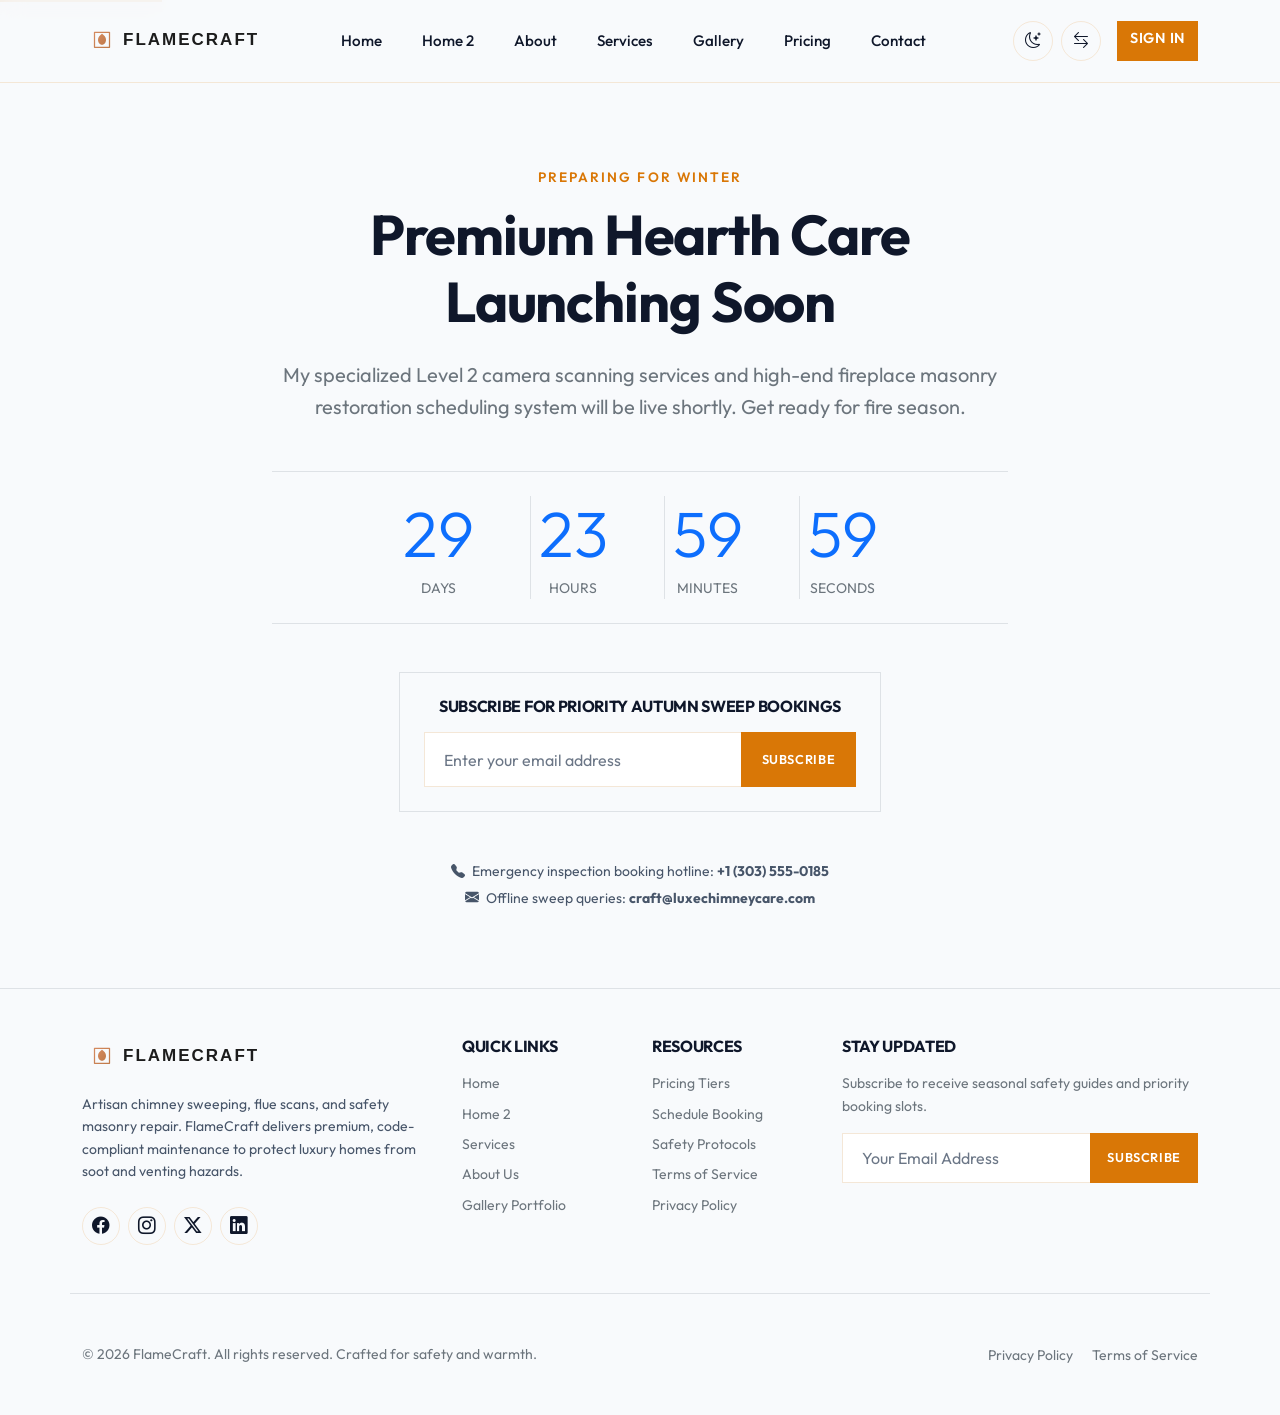
<file: coming-soon.html>
<!DOCTYPE html>
<html lang="en" dir="ltr">
<head>
    <meta charset="UTF-8">
    <meta name="viewport" content="width=device-width, initial-scale=1.0">
    <title>Next Season Prep Launching Soon | FlameCraft</title>
    <meta name="description" content="Preparing for winter hearth safety. FlameCraft is launching premium seasonal maintenance, cleanings, and safety code sweeps soon. Subscribe for updates.">
    <meta name="robots" content="noindex, follow">
    
    <!-- Bootstrap 5 CSS -->
    <link href="https://cdn.jsdelivr.net/npm/bootstrap@5.3.3/dist/css/bootstrap.min.css" rel="stylesheet">
    <!-- Bootstrap Icons -->
    <link href="https://cdn.jsdelivr.net/npm/bootstrap-icons@1.11.3/font/bootstrap-icons.min.css" rel="stylesheet">
    <!-- Custom CSS -->
    <link href="assets/css/style.css" rel="stylesheet">
    <link rel="icon" href="assets/images/favicon.svg" type="image/svg+xml">
</head>
<body>

    <!-- Skip to Main Content Link -->
    <a href="#main-content" class="skip-link">Skip to main content</a>

    <!-- Sticky Navigation Header -->
    <header class="navbar navbar-expand-lg premium-nav fixed-top py-3">
        <div class="container">
            <a class="navbar-brand d-flex align-items-center" href="index.html" id="brand-logo-link">
                <img src="assets/images/logo.svg" alt="FlameCraft Logo">
            </a>
            
            <button class="navbar-toggler border-0" type="button" data-bs-toggle="collapse" data-bs-target="#premiumNavbar" aria-controls="premiumNavbar" aria-expanded="false" aria-label="Toggle navigation" id="navbar-hamburger">
                <span class="bi bi-list fs-1 text-primary"></span>
            </button>
            
            <nav class="collapse navbar-collapse" id="premiumNavbar" aria-label="Main navigation">
                <ul class="navbar-nav mx-auto mb-2 mb-lg-0 align-items-lg-center">
                    <li class="nav-item"><a class="nav-link" href="index.html" id="nav-home">Home</a></li>
                    <li class="nav-item"><a class="nav-link" href="home2.html" id="nav-home2">Home 2</a></li>
                    <li class="nav-item"><a class="nav-link" href="about.html" id="nav-about">About</a></li>
                    <li class="nav-item"><a class="nav-link" href="services.html" id="nav-services">Services</a></li>
                    <li class="nav-item"><a class="nav-link" href="gallery.html" id="nav-gallery">Gallery</a></li>
                    <li class="nav-item"><a class="nav-link" href="pricing.html" id="nav-pricing">Pricing</a></li>
                    <li class="nav-item"><a class="nav-link" href="contact.html" id="nav-contact">Contact</a></li>
                </ul>
                
                <!-- Control Toggles -->
                <div class="d-flex gap-2 mt-3 mt-lg-0 justify-content-center ms-lg-auto">
                    <button class="control-btn" id="theme-toggle" aria-label="Switch to Dark Mode">
                        <i class="bi bi-moon-stars"></i>
                    </button>
                    <button class="control-btn" id="rtl-toggle" aria-label="Switch to Right to Left Layout"><i class="bi bi-arrow-left-right"></i></button>
                    <a href="login.html" class="btn btn-premium ms-2" style="padding: 0.375rem 0.75rem; font-size: 0.9rem;" id="nav-login">Sign In</a>
                </div>
            </nav>
        </div>
    </header>

    <!-- Main Content Area -->
    <main id="main-content">
        
        <!-- Coming Soon Countdown Viewport -->
        <section class="full-viewport-section" aria-label="Coming soon countdown details">
            <div class="container">
                <div class="row justify-content-center">
                    <div class="col-lg-8 scroll-reveal">
                        
                        <span class="section-subtitle">PREPARING FOR WINTER</span>
                        <h1 class="display-4 fw-bold mb-4">Premium Hearth Care Launching Soon</h1>
                        <p class="fs-5 mb-5 text-secondary">My specialized Level 2 camera scanning services and high-end fireplace masonry restoration scheduling system will be live shortly. Get ready for fire season.</p>
                        
                        <!-- Countdown Grid -->
                        <div id="countdown-timer" class="d-flex justify-content-center gap-3 gap-md-5 mb-5 border-top border-bottom py-4">
                            <div class="px-2">
                                <span class="display-3 fw-extrabold text-primary" id="days" aria-live="polite">00</span>
                                <span class="d-block small text-secondary text-uppercase letter-spacing-1 mt-1">Days</span>
                            </div>
                            <div class="px-2 border-start">
                                <span class="display-3 fw-extrabold text-primary" id="hours" aria-live="polite">00</span>
                                <span class="d-block small text-secondary text-uppercase letter-spacing-1 mt-1">Hours</span>
                            </div>
                            <div class="px-2 border-start">
                                <span class="display-3 fw-extrabold text-primary" id="minutes" aria-live="polite">00</span>
                                <span class="d-block small text-secondary text-uppercase letter-spacing-1 mt-1">Minutes</span>
                            </div>
                            <div class="px-2 border-start">
                                <span class="display-3 fw-extrabold text-primary" id="seconds" aria-live="polite">00</span>
                                <span class="d-block small text-secondary text-uppercase letter-spacing-1 mt-1">Seconds</span>
                            </div>
                        </div>
                        
                        <!-- Newsletter Form -->
                        <div class="row justify-content-center">
                            <div class="col-md-8 text-start">
                                <div class="border p-4 bg-card">
                                    <h2 class="h6 fw-bold text-uppercase mb-3 text-center">Subscribe for Priority Autumn Sweep Bookings</h2>
                                    <form id="comingSoonNewsletter" class="needs-validation-custom" novalidate aria-label="Newsletter subscription">
                                        <div class="input-group">
                                            <input type="email" class="form-control premium-form-control" placeholder="Enter your email address" required aria-label="Email Address" id="newsletter-email">
                                            <button class="btn btn-premium" type="submit" id="btn-subscribe">Subscribe</button>
                                        </div>
                                        <div class="invalid-feedback-custom text-danger small mt-2" style="display: none;">Please provide a valid email address.</div>
                                    </form>
                                </div>
                            </div>
                        </div>
                        
                        <div class="mt-5 text-secondary small">
                            <p class="mb-1"><i class="bi bi-telephone-fill me-1"></i> Emergency inspection booking hotline: <strong>+1 (303) 555-0185</strong></p>
                            <p class="mb-0"><i class="bi bi-envelope-fill me-1"></i> Offline sweep queries: <strong>craft@luxechimneycare.com</strong></p>
                        </div>
                        
                    </div>
                </div>
            </div>
        </section>

    </main>

    <!-- Footer -->
    <footer class="py-5 bg-card border-top" aria-label="Site footer">
        <div class="container">
            <div class="row g-4">
                <div class="col-lg-4 col-md-6">
                    <a class="d-flex align-items-center mb-3" href="index.html" id="footer-logo-link">
                        <img src="assets/images/logo.svg" alt="FlameCraft Logo" class="footer-logo">
                    </a>
                    <p class="small mb-4">Artisan chimney sweeping, flue scans, and safety masonry repair. FlameCraft delivers premium, code-compliant maintenance to protect luxury homes from soot and venting hazards.</p>
                    <div class="d-flex gap-2 mb-4 footer-socials">
                        <a href="https://www.facebook.com/luxechimney" class="control-btn" aria-label="Facebook" target="_blank" rel="noopener"><i class="bi bi-facebook"></i></a>
                        <a href="https://www.instagram.com/luxechimney" class="control-btn" aria-label="Instagram" target="_blank" rel="noopener"><i class="bi bi-instagram"></i></a>
                        <a href="https://twitter.com/luxechimney" class="control-btn" aria-label="Twitter" target="_blank" rel="noopener"><i class="bi bi-twitter-x"></i></a>
                        <a href="https://linkedin.com/company/luxechimney" class="control-btn" aria-label="LinkedIn" target="_blank" rel="noopener"><i class="bi bi-linkedin"></i></a>
                    </div>
                </div>
                
                <div class="col-lg-2 col-md-6 col-sm-6">
                    <h4 class="h6 fw-bold text-uppercase letter-spacing-1 mb-3">Quick Links</h4>
                    <ul class="list-unstyled small">
                        <li class="mb-2"><a href="index.html" class="text-secondary hover-primary">Home</a></li>
                        <li class="mb-2"><a href="home2.html" class="text-secondary hover-primary">Home 2</a></li>
                        <li class="mb-2"><a href="services.html" class="text-secondary hover-primary">Services</a></li>
                        <li class="mb-2"><a href="about.html" class="text-secondary hover-primary">About Us</a></li>
                        <li class="mb-2"><a href="gallery.html" class="text-secondary hover-primary">Gallery Portfolio</a></li>
                    </ul>
                </div>
                
                <div class="col-lg-2 col-md-6 col-sm-6">
                    <h4 class="h6 fw-bold text-uppercase letter-spacing-1 mb-3">Resources</h4>
                    <ul class="list-unstyled small">
                        <li class="mb-2"><a href="pricing.html" class="text-secondary hover-primary">Pricing Tiers</a></li>
                        <li class="mb-2"><a href="contact.html" class="text-secondary hover-primary">Schedule Booking</a></li>
                        <li class="mb-2"><a href="about.html" class="text-secondary hover-primary">Safety Protocols</a></li>
                        <li class="mb-2"><a href="404.html" class="text-secondary hover-primary">Terms of Service</a></li>
                        <li class="mb-2"><a href="404.html" class="text-secondary hover-primary">Privacy Policy</a></li>
                    </ul>
                </div>
                
                <div class="col-lg-4 col-md-6">
                    <h4 class="h6 fw-bold text-uppercase letter-spacing-1 mb-3">Stay Updated</h4>
                    <p class="small text-secondary mb-3">Subscribe to receive seasonal safety guides and priority booking slots.</p>
                    <form class="needs-validation-custom footer-newsletter-form" id="newsletter-form" novalidate>
                        <div class="input-group">
                            <input type="email" class="form-control premium-form-control text-start" placeholder="Your Email Address" aria-label="Your Email Address" required>
                            <button class="btn btn-premium px-3" type="submit" id="newsletter-subscribe-btn">Subscribe</button>
                        </div>
                        <div class="invalid-feedback-custom text-danger small mt-1" style="display: none;">Please enter a valid email address.</div>
                    </form>
                </div>
            </div>
            
            <div class="row pt-5 mt-4 border-top align-items-center">
                <div class="col-md-6 text-center text-md-start">
                    <p class="small text-secondary mb-0">&copy; <span id="current-year">2026</span> FlameCraft. All rights reserved. Crafted for safety and warmth.</p>
                </div>
                <div class="col-md-6 text-center text-md-end mt-2 mt-md-0">
                    <a href="404.html" class="small text-secondary me-3 hover-primary">Privacy Policy</a>
                    <a href="404.html" class="small text-secondary hover-primary">Terms of Service</a>
                </div>
            </div>
        </div>
    </footer>

    <!-- Back to Top Button -->
    <button id="back-to-top" class="back-to-top-btn" aria-label="Back to top">
        <i class="bi bi-arrow-up"></i>
    </button>

    <!-- Bootstrap 5 Bundle JS CDN -->
    <script src="https://cdn.jsdelivr.net/npm/bootstrap@5.3.3/dist/js/bootstrap.bundle.min.js"></script>
    <!-- Custom Main JS -->
    <script src="assets/js/main.js"></script>
</body>
</html>
</file>
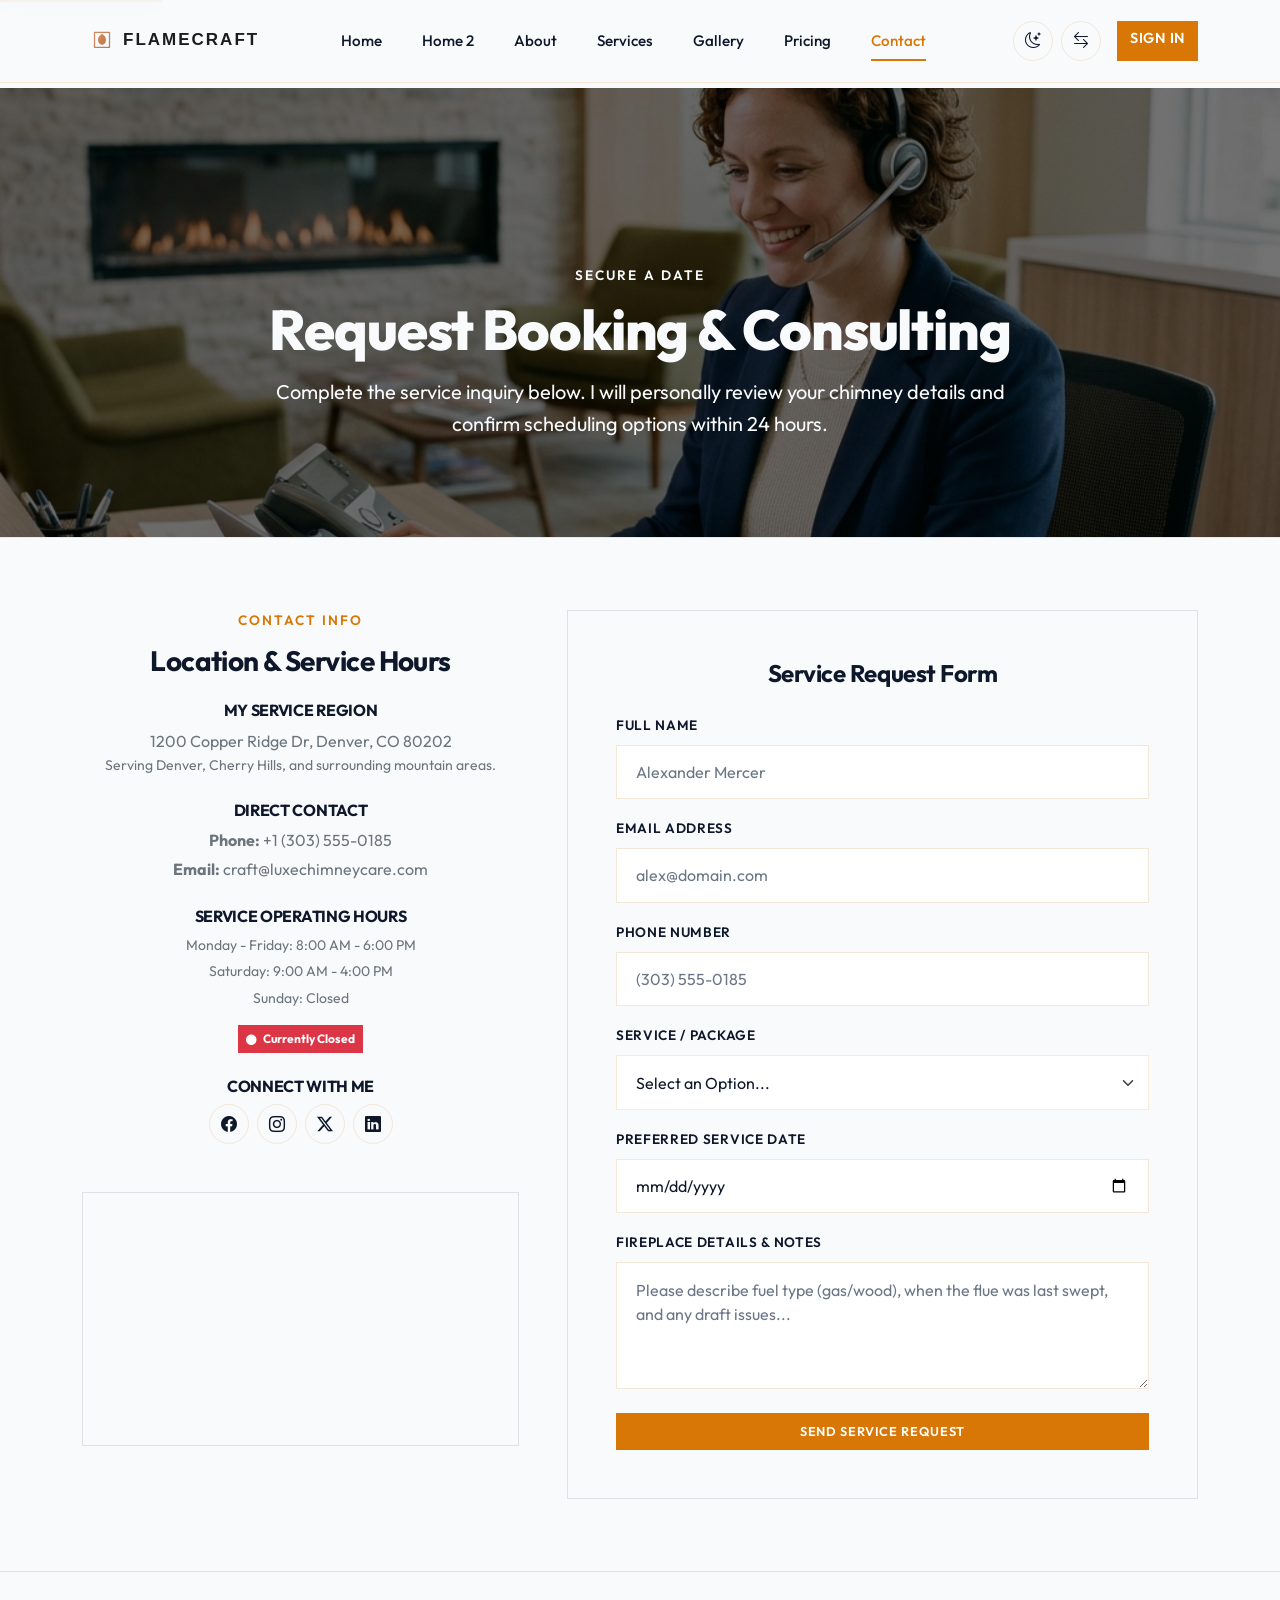
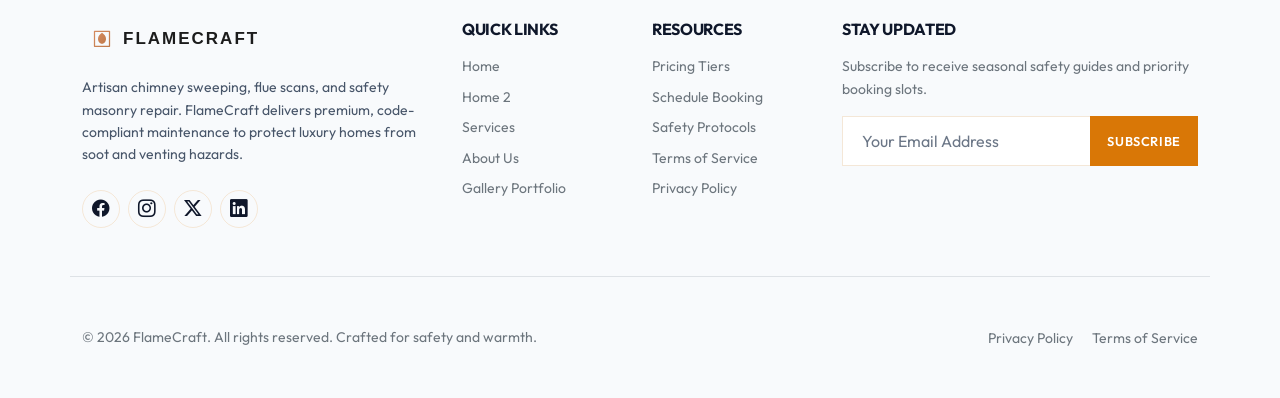
<file: contact.html>
<!DOCTYPE html>
<html lang="en" dir="ltr">
<head>
    <meta charset="UTF-8">
    <meta name="viewport" content="width=device-width, initial-scale=1.0">
    <title>Request Service &amp; Contact | FlameCraft</title>
    <meta name="description" content="Request a professional chimney inspection or safety sweep. View my Denver business hours, phone number, and location. I respond within 24 business hours.">
    <meta name="robots" content="index, follow">
    
    <!-- Bootstrap 5 CSS -->
    <link href="https://cdn.jsdelivr.net/npm/bootstrap@5.3.3/dist/css/bootstrap.min.css" rel="stylesheet">
    <!-- Bootstrap Icons -->
    <link href="https://cdn.jsdelivr.net/npm/bootstrap-icons@1.11.3/font/bootstrap-icons.min.css" rel="stylesheet">
    <!-- Custom CSS -->
    <link href="assets/css/style.css" rel="stylesheet">
    <link rel="icon" href="assets/images/favicon.svg" type="image/svg+xml">
</head>
<body>

    <!-- Skip to Main Content Link -->
    <a href="#main-content" class="skip-link">Skip to main content</a>

    <!-- Sticky Navigation Header -->
    <header class="navbar navbar-expand-lg premium-nav fixed-top py-3">
        <div class="container">
            <a class="navbar-brand d-flex align-items-center" href="index.html" id="brand-logo-link">
                <img src="assets/images/logo.svg" alt="FlameCraft Logo">
            </a>
            
            <button class="navbar-toggler border-0" type="button" data-bs-toggle="collapse" data-bs-target="#premiumNavbar" aria-controls="premiumNavbar" aria-expanded="false" aria-label="Toggle navigation" id="navbar-hamburger">
                <span class="bi bi-list fs-1 text-primary"></span>
            </button>
            
            <nav class="collapse navbar-collapse" id="premiumNavbar" aria-label="Main navigation">
                <ul class="navbar-nav mx-auto mb-2 mb-lg-0 align-items-lg-center">
                    <li class="nav-item"><a class="nav-link" href="index.html" id="nav-home">Home</a></li>
                    <li class="nav-item"><a class="nav-link" href="home2.html" id="nav-home2">Home 2</a></li>
                    <li class="nav-item"><a class="nav-link" href="about.html" id="nav-about">About</a></li>
                    <li class="nav-item"><a class="nav-link" href="services.html" id="nav-services">Services</a></li>
                    <li class="nav-item"><a class="nav-link" href="gallery.html" id="nav-gallery">Gallery</a></li>
                    <li class="nav-item"><a class="nav-link" href="pricing.html" id="nav-pricing">Pricing</a></li>
                    <li class="nav-item"><a class="nav-link active" aria-current="page" href="contact.html" id="nav-contact">Contact</a></li>
                </ul>
                
                <!-- Control Toggles -->
                <div class="d-flex gap-2 mt-3 mt-lg-0 justify-content-center ms-lg-auto">
                    <button class="control-btn" id="theme-toggle" aria-label="Switch to Dark Mode">
                        <i class="bi bi-moon-stars"></i>
                    </button>
                    <button class="control-btn" id="rtl-toggle" aria-label="Switch to Right to Left Layout"><i class="bi bi-arrow-left-right"></i></button>
                    <a href="login.html" class="btn btn-premium ms-2" style="padding: 0.375rem 0.75rem; font-size: 0.9rem;" id="nav-login">Sign In</a>
                </div>
            </nav>
        </div>
    </header>

    <!-- Main Content Area -->
    <main id="main-content">
        
        <!-- Header Banner Section -->
        <section class="hero-section-secondary" aria-label="Contact Page Intro">
            <div class="hero-overlay"></div>
            <div class="hero-image-bg" style="background-image: url('assets/images/hero_contact.png');"></div>
            <div class="container hero-content text-center">
                <div class="row justify-content-center">
                    <div class="col-lg-8">
                        <span class="section-subtitle">SECURE A DATE</span>
                        <h1 class="display-title mb-3">Request Booking &amp; Consulting</h1>
                        <p class="fs-5 mb-0">Complete the service inquiry below. I will personally review your chimney details and confirm scheduling options within 24 hours.</p>
                    </div>
                </div>
            </div>
        </section>

        <!-- Main Form & Info Grid -->
        <section class="py-5" aria-label="Service request details">
            <div class="container py-4">
                <div class="row g-5">
                    
                    <!-- Left Column: Business Details & Map -->
                    <div class="col-lg-5 scroll-reveal text-center">
                        <span class="section-subtitle">CONTACT INFO</span>
                        <h2 class="h3 fw-bold mb-4">Location &amp; Service Hours</h2>
                        
                        <div class="mb-4">
                            <h3 class="h6 fw-bold text-uppercase mb-2">My Service Region</h3>
                            <p class="text-secondary mb-0">1200 Copper Ridge Dr, Denver, CO 80202</p>
                            <p class="text-secondary small">Serving Denver, Cherry Hills, and surrounding mountain areas.</p>
                        </div>
                        
                        <div class="mb-4">
                            <h3 class="h6 fw-bold text-uppercase mb-2">Direct Contact</h3>
                            <p class="text-secondary mb-1"><strong>Phone:</strong> +1 (303) 555-0185</p>
                            <p class="text-secondary mb-0"><strong>Email:</strong> craft@luxechimneycare.com</p>
                        </div>

                        <div class="mb-5">
                            <h3 class="h6 fw-bold text-uppercase mb-2">Service Operating Hours</h3>
                            <ul class="list-unstyled text-secondary small">
                                <li class="mb-1">Monday - Friday: 8:00 AM - 6:00 PM</li>
                                <li class="mb-1">Saturday: 9:00 AM - 4:00 PM</li>
                                <li class="mb-3">Sunday: Closed</li>
                            </ul>
                            <!-- Real-time business status container -->
                            <div id="business-status" class="mb-4"></div>
                            
                            <!-- Social Media Links -->
                            <h3 class="h6 fw-bold text-uppercase mb-2">Connect With Me</h3>
                            <div class="d-flex gap-2 justify-content-center">
                                <a href="https://www.facebook.com/luxechimney" class="control-btn" aria-label="Facebook" target="_blank" rel="noopener"><i class="bi bi-facebook"></i></a>
                                <a href="https://www.instagram.com/luxechimney" class="control-btn" aria-label="Instagram" target="_blank" rel="noopener"><i class="bi bi-instagram"></i></a>
                                <a href="https://twitter.com/luxechimney" class="control-btn" aria-label="Twitter" target="_blank" rel="noopener"><i class="bi bi-twitter-x"></i></a>
                                <a href="https://linkedin.com/company/luxechimney" class="control-btn" aria-label="LinkedIn" target="_blank" rel="noopener"><i class="bi bi-linkedin"></i></a>
                            </div>
                        </div>

                        <!-- Real Google Map -->
                        <div class="border p-2 bg-card">
                            <div class="ratio ratio-16x9">
                                <iframe src="https://www.google.com/maps/embed?pb=!1m18!1m12!1m3!1d3067.873238719227!2d-104.990251!3d39.7392358!2m3!1f0!2f0!3f0!3m2!1i1024!2i768!4f13.1!3m3!1m2!1s0x876c78d067ed7f55%3A0xe9682570077cd1ce!2s1200%20Copper%20Ridge%20Dr%2C%20Denver%2C%20CO%2080202!5e0!3m2!1sen!2sus!4v1700000000000!5m2!1sen!2sus" width="100%" height="100%" style="border:0;" allowfullscreen="" loading="lazy" referrerpolicy="no-referrer-when-downgrade" title="Luxury Hearth Workshop Map"></iframe>
                            </div>
                        </div>
                    </div>
                    
                    <!-- Right Column: Booking Request Form -->
                    <div class="col-lg-7 scroll-reveal">
                        <div class="border p-4 p-md-5 bg-card">
                            <h2 class="h4 fw-bold mb-4 text-center">Service Request Form</h2>
                            
                            <form id="contactForm" class="needs-validation-custom" novalidate aria-label="Hearth service request">
                                <div class="row g-3">
                                    
                                    <!-- Name -->
                                    <div class="col-12">
                                        <label for="client-name" class="form-label">Full Name</label>
                                        <input type="text" class="form-control premium-form-control" id="client-name" required placeholder="Alexander Mercer">
                                        <div class="invalid-feedback-custom text-danger small mt-1" style="display: none;">Please provide your name.</div>
                                    </div>
                                    
                                    <!-- Email -->
                                    <div class="col-12">
                                        <label for="client-email" class="form-label">Email Address</label>
                                        <input type="email" class="form-control premium-form-control" id="client-email" required placeholder="alex@domain.com">
                                        <div class="invalid-feedback-custom text-danger small mt-1" style="display: none;">Please provide a valid email.</div>
                                    </div>
                                    
                                    <!-- Phone -->
                                    <div class="col-12">
                                        <label for="client-phone" class="form-label">Phone Number</label>
                                        <input type="tel" class="form-control premium-form-control" id="client-phone" required placeholder="(303) 555-0185">
                                        <div class="invalid-feedback-custom text-danger small mt-1" style="display: none;">Please provide a numeric phone.</div>
                                    </div>
                                    
                                    <!-- Service Package -->
                                    <div class="col-12">
                                        <label for="client-package" class="form-label">Service / Package</label>
                                        <select class="form-select premium-form-control" id="client-package" required>
                                            <option value="" disabled selected>Select an Option...</option>
                                            <optgroup label="Seasonal Packages">
                                                <option value="spring">Spring Refresh ($189)</option>
                                                <option value="prewinter">Pre-Winter Prep ($349)</option>
                                                <option value="winter">Winter Ready ($499)</option>
                                            </optgroup>
                                            <optgroup label="Standard Maintenance">
                                                <option value="inspection">Annual Safety Inspection ($189)</option>
                                                <option value="care">Complete Chimney Care ($349)</option>
                                                <option value="restoration">Fireplace Restoration ($499)</option>
                                            </optgroup>
                                            <optgroup label="Specialized Repairs">
                                                <option value="masonry">Flue Masonry Repair</option>
                                                <option value="gas-install">Gas Insert Installation</option>
                                                <option value="smoke-draft">Smoke Draft Correction</option>
                                            </optgroup>
                                        </select>
                                        <div class="invalid-feedback-custom text-danger small mt-1" style="display: none;">Please select a service option.</div>
                                    </div>
                                    
                                    <!-- Preferred Date -->
                                    <div class="col-12">
                                        <label for="client-date" class="form-label">Preferred Service Date</label>
                                        <input type="date" class="form-control premium-form-control" id="client-date" required>
                                        <div class="invalid-feedback-custom text-danger small mt-1" style="display: none;">Please choose a valid scheduling date.</div>
                                    </div>
                                    
                                    <!-- Message -->
                                    <div class="col-12">
                                        <label for="client-message" class="form-label">Fireplace details &amp; Notes</label>
                                        <textarea class="form-control premium-form-control" id="client-message" rows="4" required placeholder="Please describe fuel type (gas/wood), when the flue was last swept, and any draft issues..."></textarea>
                                        <div class="invalid-feedback-custom text-danger small mt-1" style="display: none;">Please add fireplace details for review.</div>
                                    </div>
                                    
                                    <!-- Submit Button -->
                                    <div class="col-12 mt-4">
                                        <button type="submit" class="btn btn-premium w-100" id="btn-submit-booking">Send Service Request</button>
                                    </div>
                                    
                                </div>
                            </form>
                        </div>
                    </div>
                    
                </div>
            </div>
        </section>

    </main>

    <!-- Footer -->
    <footer class="py-5 bg-card border-top" aria-label="Site footer">
        <div class="container">
            <div class="row g-4">
                <div class="col-lg-4 col-md-6">
                    <a class="d-flex align-items-center mb-3" href="index.html" id="footer-logo-link">
                        <img src="assets/images/logo.svg" alt="FlameCraft Logo" class="footer-logo">
                    </a>
                    <p class="small mb-4">Artisan chimney sweeping, flue scans, and safety masonry repair. FlameCraft delivers premium, code-compliant maintenance to protect luxury homes from soot and venting hazards.</p>
                    <div class="d-flex gap-2 mb-4 footer-socials">
                        <a href="https://www.facebook.com/luxechimney" class="control-btn" aria-label="Facebook" target="_blank" rel="noopener"><i class="bi bi-facebook"></i></a>
                        <a href="https://www.instagram.com/luxechimney" class="control-btn" aria-label="Instagram" target="_blank" rel="noopener"><i class="bi bi-instagram"></i></a>
                        <a href="https://twitter.com/luxechimney" class="control-btn" aria-label="Twitter" target="_blank" rel="noopener"><i class="bi bi-twitter-x"></i></a>
                        <a href="https://linkedin.com/company/luxechimney" class="control-btn" aria-label="LinkedIn" target="_blank" rel="noopener"><i class="bi bi-linkedin"></i></a>
                    </div>
                </div>
                
                <div class="col-lg-2 col-md-6 col-sm-6">
                    <h4 class="h6 fw-bold text-uppercase letter-spacing-1 mb-3">Quick Links</h4>
                    <ul class="list-unstyled small">
                        <li class="mb-2"><a href="index.html" class="text-secondary hover-primary">Home</a></li>
                        <li class="mb-2"><a href="home2.html" class="text-secondary hover-primary">Home 2</a></li>
                        <li class="mb-2"><a href="services.html" class="text-secondary hover-primary">Services</a></li>
                        <li class="mb-2"><a href="about.html" class="text-secondary hover-primary">About Us</a></li>
                        <li class="mb-2"><a href="gallery.html" class="text-secondary hover-primary">Gallery Portfolio</a></li>
                    </ul>
                </div>
                
                <div class="col-lg-2 col-md-6 col-sm-6">
                    <h4 class="h6 fw-bold text-uppercase letter-spacing-1 mb-3">Resources</h4>
                    <ul class="list-unstyled small">
                        <li class="mb-2"><a href="pricing.html" class="text-secondary hover-primary">Pricing Tiers</a></li>
                        <li class="mb-2"><a href="contact.html" class="text-secondary hover-primary">Schedule Booking</a></li>
                        <li class="mb-2"><a href="about.html" class="text-secondary hover-primary">Safety Protocols</a></li>
                        <li class="mb-2"><a href="404.html" class="text-secondary hover-primary">Terms of Service</a></li>
                        <li class="mb-2"><a href="404.html" class="text-secondary hover-primary">Privacy Policy</a></li>
                    </ul>
                </div>
                
                <div class="col-lg-4 col-md-6">
                    <h4 class="h6 fw-bold text-uppercase letter-spacing-1 mb-3">Stay Updated</h4>
                    <p class="small text-secondary mb-3">Subscribe to receive seasonal safety guides and priority booking slots.</p>
                    <form class="needs-validation-custom footer-newsletter-form" id="newsletter-form" novalidate>
                        <div class="input-group">
                            <input type="email" class="form-control premium-form-control text-start" placeholder="Your Email Address" aria-label="Your Email Address" required>
                            <button class="btn btn-premium px-3" type="submit" id="newsletter-subscribe-btn">Subscribe</button>
                        </div>
                        <div class="invalid-feedback-custom text-danger small mt-1" style="display: none;">Please enter a valid email address.</div>
                    </form>
                </div>
            </div>
            
            <div class="row pt-5 mt-4 border-top align-items-center">
                <div class="col-md-6 text-center text-md-start">
                    <p class="small text-secondary mb-0">&copy; <span id="current-year">2026</span> FlameCraft. All rights reserved. Crafted for safety and warmth.</p>
                </div>
                <div class="col-md-6 text-center text-md-end mt-2 mt-md-0">
                    <a href="404.html" class="small text-secondary me-3 hover-primary">Privacy Policy</a>
                    <a href="404.html" class="small text-secondary hover-primary">Terms of Service</a>
                </div>
            </div>
        </div>
    </footer>

    <!-- Back to Top Button -->
    <button id="back-to-top" class="back-to-top-btn" aria-label="Back to top">
        <i class="bi bi-arrow-up"></i>
    </button>

    <!-- Bootstrap 5 Bundle JS CDN -->
    <script src="https://cdn.jsdelivr.net/npm/bootstrap@5.3.3/dist/js/bootstrap.bundle.min.js"></script>
    <!-- Custom Main JS -->
    <script src="assets/js/main.js"></script>
    
    <!-- Script to check search params and auto-select package dropdown -->
    <script>
        document.addEventListener('DOMContentLoaded', () => {
            const urlParams = new URLSearchParams(window.location.search);
            const pkg = urlParams.get('package');
            if (pkg) {
                const select = document.getElementById('client-package');
                if (select) {
                    select.value = pkg;
                }
            }
        });
    </script>
</body>
</html>
</file>
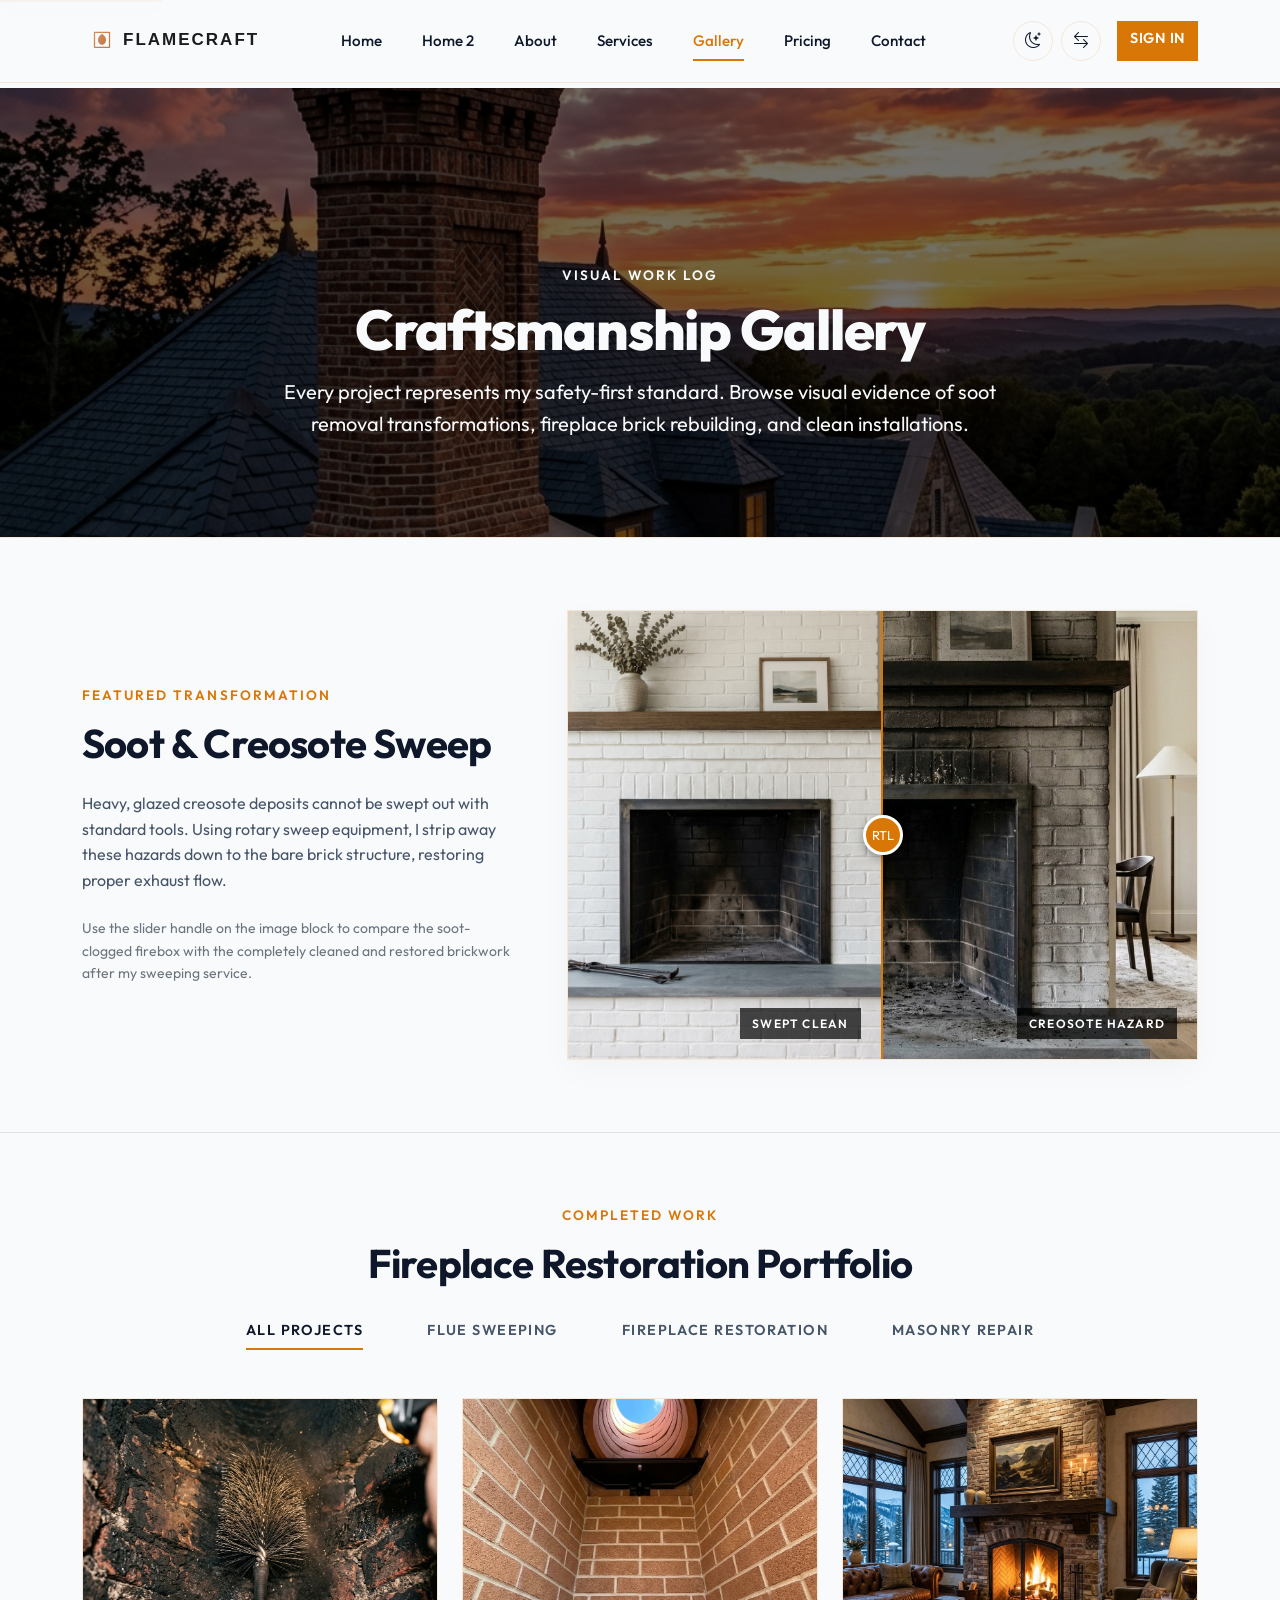
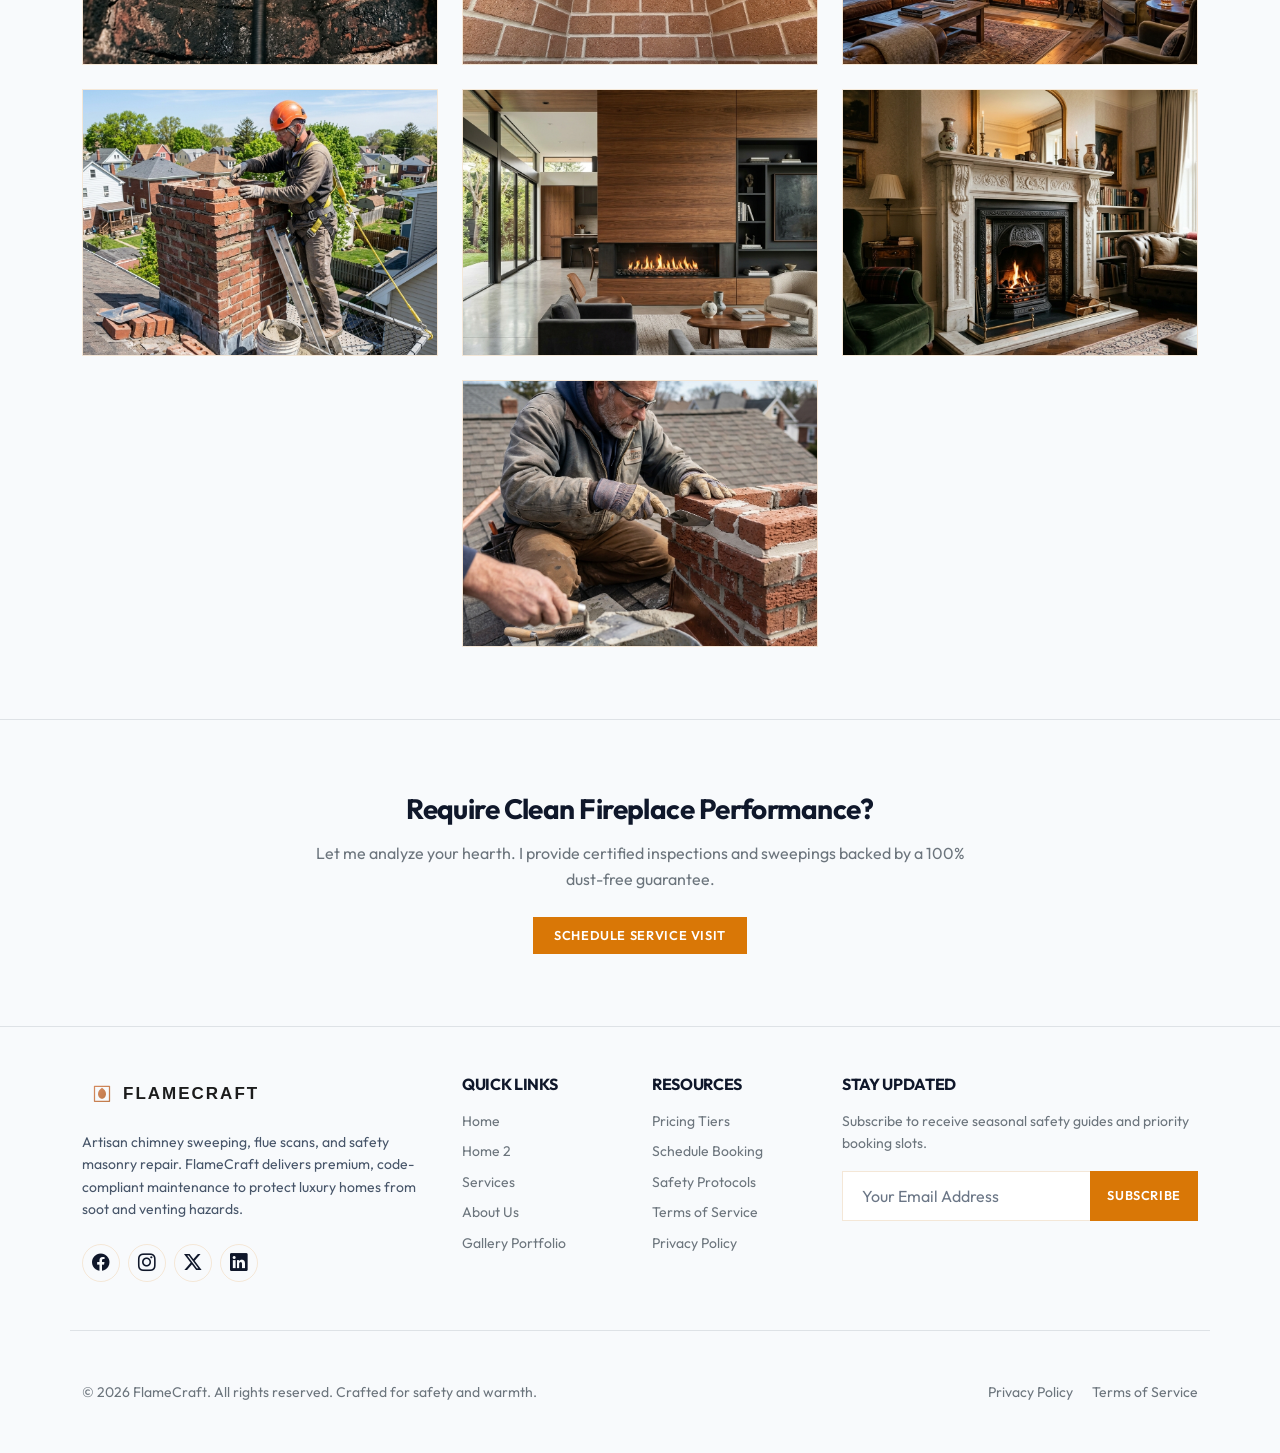
<file: gallery.html>
<!DOCTYPE html>
<html lang="en" dir="ltr">
<head>
    <meta charset="UTF-8">
    <meta name="viewport" content="width=device-width, initial-scale=1.0">
    <title>Craftsmanship Showcase &amp; Gallery | FlameCraft</title>
    <meta name="description" content="View before-and-after transformations of swept flues, rebuilt hearth brickworks, and customized fireplace designs. Proof of my professional safety standards.">
    <meta name="robots" content="index, follow">
    
    <!-- Bootstrap 5 CSS -->
    <link href="https://cdn.jsdelivr.net/npm/bootstrap@5.3.3/dist/css/bootstrap.min.css" rel="stylesheet">
    <!-- Bootstrap Icons -->
    <link href="https://cdn.jsdelivr.net/npm/bootstrap-icons@1.11.3/font/bootstrap-icons.min.css" rel="stylesheet">
    <!-- Custom CSS -->
    <link href="assets/css/style.css" rel="stylesheet">
    <link rel="icon" href="assets/images/favicon.svg" type="image/svg+xml">
</head>
<body>

    <!-- Skip to Main Content Link -->
    <a href="#main-content" class="skip-link">Skip to main content</a>

    <!-- Sticky Navigation Header -->
    <header class="navbar navbar-expand-lg premium-nav fixed-top py-3">
        <div class="container">
            <a class="navbar-brand d-flex align-items-center" href="index.html" id="brand-logo-link">
                <img src="assets/images/logo.svg" alt="FlameCraft Logo">
            </a>
            
            <button class="navbar-toggler border-0" type="button" data-bs-toggle="collapse" data-bs-target="#premiumNavbar" aria-controls="premiumNavbar" aria-expanded="false" aria-label="Toggle navigation" id="navbar-hamburger">
                <span class="bi bi-list fs-1 text-primary"></span>
            </button>
            
            <nav class="collapse navbar-collapse" id="premiumNavbar" aria-label="Main navigation">
                <ul class="navbar-nav mx-auto mb-2 mb-lg-0 align-items-lg-center">
                    <li class="nav-item"><a class="nav-link" href="index.html" id="nav-home">Home</a></li>
                    <li class="nav-item"><a class="nav-link" href="home2.html" id="nav-home2">Home 2</a></li>
                    <li class="nav-item"><a class="nav-link" href="about.html" id="nav-about">About</a></li>
                    <li class="nav-item"><a class="nav-link" href="services.html" id="nav-services">Services</a></li>
                    <li class="nav-item"><a class="nav-link active" aria-current="page" href="gallery.html" id="nav-gallery">Gallery</a></li>
                    <li class="nav-item"><a class="nav-link" href="pricing.html" id="nav-pricing">Pricing</a></li>
                    <li class="nav-item"><a class="nav-link" href="contact.html" id="nav-contact">Contact</a></li>
                </ul>
                
                <!-- Control Toggles -->
                <div class="d-flex gap-2 mt-3 mt-lg-0 justify-content-center ms-lg-auto">
                    <button class="control-btn" id="theme-toggle" aria-label="Switch to Dark Mode">
                        <i class="bi bi-moon-stars"></i>
                    </button>
                    <button class="control-btn" id="rtl-toggle" aria-label="Switch to Right to Left Layout"><i class="bi bi-arrow-left-right"></i></button>
                    <a href="login.html" class="btn btn-premium ms-2" style="padding: 0.375rem 0.75rem; font-size: 0.9rem;" id="nav-login">Sign In</a>
                </div>
            </nav>
        </div>
    </header>

    <!-- Main Content Area -->
    <main id="main-content">
        
        <!-- Header Banner Section -->
        <section class="hero-section-secondary" aria-label="Gallery Page Intro">
            <div class="hero-overlay"></div>
            <div class="hero-image-bg" style="background-image: url('assets/images/hero_gallery.png');"></div>
            <div class="container hero-content text-center">
                <div class="row justify-content-center">
                    <div class="col-lg-8">
                        <span class="section-subtitle">VISUAL WORK LOG</span>
                        <h1 class="display-title mb-3">Craftsmanship Gallery</h1>
                        <p class="fs-5 mb-0">Every project represents my safety-first standard. Browse visual evidence of soot removal transformations, fireplace brick rebuilding, and clean installations.</p>
                    </div>
                </div>
            </div>
        </section>

        <!-- Before/After Featured Slider -->
        <section class="py-5" aria-label="Featured before and after comparison">
            <div class="container py-4">
                <div class="row g-5 align-items-center">
                    <div class="col-lg-5 scroll-reveal text-center text-lg-start">
                        <span class="section-subtitle">FEATURED TRANSFORMATION</span>
                        <h2 class="display-6 fw-bold mb-4">Soot &amp; Creosote Sweep</h2>
                        <p class="mb-4">Heavy, glazed creosote deposits cannot be swept out with standard tools. Using rotary sweep equipment, I strip away these hazards down to the bare brick structure, restoring proper exhaust flow.</p>
                        <p class="text-secondary small mb-0">Use the slider handle on the image block to compare the soot-clogged firebox with the completely cleaned and restored brickwork after my sweeping service.</p>
                    </div>
                    <div class="col-lg-7 scroll-reveal">
                        <div class="ba-slider-container">
                            <div class="ba-image ba-before" style="background-image: url('assets/images/gallery_before_cleaning.png');">
                                <span class="ba-slider-label before-label">Creosote Hazard</span>
                            </div>
                            <div class="ba-image ba-after" style="background-image: url('assets/images/gallery_after_cleaning.png');">
                                <span class="ba-slider-label after-label">Swept Clean</span>
                            </div>
                            <div class="ba-handle" role="slider" aria-label="Before/After comparison slider handle" aria-valuenow="50" aria-valuemin="0" aria-valuemax="100">
                                <div class="ba-handle-button">
                                    RTL
                                </div>
                            </div>
                        </div>
                    </div>
                </div>
            </div>
        </section>

        <!-- Portfolio Gallery Filter Grid -->
        <section class="py-5 bg-card border-top" aria-label="Filterable project portfolio">
            <div class="container py-4">
                <div class="text-center mb-5 scroll-reveal">
                    <span class="section-subtitle">COMPLETED WORK</span>
                    <h2 class="display-6 fw-bold mb-4">Fireplace Restoration Portfolio</h2>
                    
                    <!-- Filter Controls -->
                    <div class="d-flex flex-wrap justify-content-center gap-2 mt-4" id="gallery-filters" role="group" aria-label="Gallery category filters">
                        <button class="gallery-filter-btn active" data-filter="all" id="btn-filter-all">All Projects</button>
                        <button class="gallery-filter-btn" data-filter="sweeping" id="btn-filter-sweeping">Flue Sweeping</button>
                        <button class="gallery-filter-btn" data-filter="restoration" id="btn-filter-restoration">Fireplace Restoration</button>
                        <button class="gallery-filter-btn" data-filter="repair" id="btn-filter-repair">Masonry Repair</button>
                    </div>
                </div>

                <!-- Portfolio Grid -->
                <div class="row g-4 justify-content-center">
                    
                    <!-- Grid Item 1 -->
                    <div class="col-lg-4 col-md-6 scroll-reveal">
                        <div class="gallery-grid-item" data-category="sweeping">
                            <img src="assets/images/gallery_sweeping_1.png" class="gallery-grid-img" alt="Soot and creosote build-up inside a fireplace before sweeping.">
                            <div class="gallery-overlay">
                                <span class="badge bg-secondary mb-2 rounded-0">Sweeping</span>
                                <h3 class="h5 fw-bold text-white mb-2">Flue Creosote Hazard</h3>
                                <p class="small text-secondary mb-0">Heavy carbon glaze buildup before professional mechanical sweep.</p>
                            </div>
                        </div>
                    </div>
                    
                    <!-- Grid Item 2 -->
                    <div class="col-lg-4 col-md-6 scroll-reveal">
                        <div class="gallery-grid-item" data-category="sweeping">
                            <img src="assets/images/gallery_sweeping_2.png" class="gallery-grid-img" alt="A perfectly swept brick fireplace flue showing clean bricks and mortar.">
                            <div class="gallery-overlay">
                                <span class="badge bg-secondary mb-2 rounded-0">Sweeping</span>
                                <h3 class="h5 fw-bold text-white mb-2">Pristine Hearth Sweeping</h3>
                                <p class="small text-secondary mb-0">Completely soot-free chimney flue and firebox brickwork after service.</p>
                            </div>
                        </div>
                    </div>
                    
                    <!-- Grid Item 3 -->
                    <div class="col-lg-4 col-md-6 scroll-reveal">
                        <div class="gallery-grid-item" data-category="restoration">
                            <img src="assets/images/hero_fireplace.png" class="gallery-grid-img" alt="Stunning custom stone fireplace hearth inside a modern luxury living room.">
                            <div class="gallery-overlay">
                                <span class="badge bg-secondary mb-2 rounded-0">Restoration</span>
                                <h3 class="h5 fw-bold text-white mb-2">Luxury Hearth Design</h3>
                                <p class="small text-secondary mb-0">Clean modern slate stone hearth installation and draft balance.</p>
                            </div>
                        </div>
                    </div>
                    
                    <!-- Grid Item 4 -->
                    <div class="col-lg-4 col-md-6 scroll-reveal">
                        <div class="gallery-grid-item" data-category="repair">
                            <img src="assets/images/fireplace_repair.png" class="gallery-grid-img" alt="Professional masonry repair showing fresh mortar pointing on fireplace brickwork.">
                            <div class="gallery-overlay">
                                <span class="badge bg-secondary mb-2 rounded-0">Repair</span>
                                <h3 class="h5 fw-bold text-white mb-2">Masonry Tuckpointing</h3>
                                <p class="small text-secondary mb-0">Restored crumbling firebox mortar joints to seal combustion gases.</p>
                            </div>
                        </div>
                    </div>

                    <!-- Grid Item 5 -->
                    <div class="col-lg-4 col-md-6 scroll-reveal">
                        <div class="gallery-grid-item" data-category="restoration">
                            <img src="assets/images/fireplace_installation.png" class="gallery-grid-img" alt="Stunning modern custom gas fireplace installed in a rich wood panel wall.">
                            <div class="gallery-overlay">
                                <span class="badge bg-secondary mb-2 rounded-0">Restoration</span>
                                <h3 class="h5 fw-bold text-white mb-2">Modern Gas Fireplace Install</h3>
                                <p class="small text-secondary mb-0">Custom balanced-vent fireplace insert in luxury wood-paneled wall.</p>
                            </div>
                        </div>
                    </div>

                    <!-- Grid Item 6 -->
                    <div class="col-lg-4 col-md-6 scroll-reveal">
                        <div class="gallery-grid-item" data-category="restoration">
                            <img src="assets/images/gallery_restoration_1.png" class="gallery-grid-img" alt="A beautifully restored antique Victorian cast iron fireplace insert with white marble mantel.">
                            <div class="gallery-overlay">
                                <span class="badge bg-secondary mb-2 rounded-0">Restoration</span>
                                <h3 class="h5 fw-bold text-white mb-2">Antique Victorian Restoration</h3>
                                <p class="small text-secondary mb-0">Ornate cast iron insert restoration paired with premium marble surrounds.</p>
                            </div>
                        </div>
                    </div>

                    <!-- Grid Item 7 -->
                    <div class="col-lg-4 col-md-6 scroll-reveal">
                        <div class="gallery-grid-item" data-category="repair">
                            <img src="assets/images/gallery_repair_1.png" class="gallery-grid-img" alt="Mason rebuilding chimney crown brickwork.">
                            <div class="gallery-overlay">
                                <span class="badge bg-secondary mb-2 rounded-0">Repair</span>
                                <h3 class="h5 fw-bold text-white mb-2">Chimney Crown Rebuild</h3>
                                <p class="small text-secondary mb-0">Precision rooftop mortar pointing and crown waterproofing.</p>
                            </div>
                        </div>
                    </div>
                    
                </div>
            </div>
        </section>

        <!-- Final Booking Callout -->
        <section class="py-5 bg-card border-top" aria-label="Book inspection section">
            <div class="container py-4 text-center">
                <h2 class="h3 fw-bold mb-3">Require Clean Fireplace Performance?</h2>
                <p class="col-md-7 mx-auto mb-4 text-secondary">Let me analyze your hearth. I provide certified inspections and sweepings backed by a 100% dust-free guarantee.</p>
                <a href="contact.html" class="btn btn-premium" id="gallery-cta-booking">Schedule Service Visit</a>
            </div>
        </section>

    </main>

    <!-- Footer -->
    <footer class="py-5 bg-card border-top" aria-label="Site footer">
        <div class="container">
            <div class="row g-4">
                <div class="col-lg-4 col-md-6">
                    <a class="d-flex align-items-center mb-3" href="index.html" id="footer-logo-link">
                        <img src="assets/images/logo.svg" alt="FlameCraft Logo" class="footer-logo">
                    </a>
                    <p class="small mb-4">Artisan chimney sweeping, flue scans, and safety masonry repair. FlameCraft delivers premium, code-compliant maintenance to protect luxury homes from soot and venting hazards.</p>
                    <div class="d-flex gap-2 mb-4 footer-socials">
                        <a href="https://www.facebook.com/luxechimney" class="control-btn" aria-label="Facebook" target="_blank" rel="noopener"><i class="bi bi-facebook"></i></a>
                        <a href="https://www.instagram.com/luxechimney" class="control-btn" aria-label="Instagram" target="_blank" rel="noopener"><i class="bi bi-instagram"></i></a>
                        <a href="https://twitter.com/luxechimney" class="control-btn" aria-label="Twitter" target="_blank" rel="noopener"><i class="bi bi-twitter-x"></i></a>
                        <a href="https://linkedin.com/company/luxechimney" class="control-btn" aria-label="LinkedIn" target="_blank" rel="noopener"><i class="bi bi-linkedin"></i></a>
                    </div>
                </div>
                
                <div class="col-lg-2 col-md-6 col-sm-6">
                    <h4 class="h6 fw-bold text-uppercase letter-spacing-1 mb-3">Quick Links</h4>
                    <ul class="list-unstyled small">
                        <li class="mb-2"><a href="index.html" class="text-secondary hover-primary">Home</a></li>
                        <li class="mb-2"><a href="home2.html" class="text-secondary hover-primary">Home 2</a></li>
                        <li class="mb-2"><a href="services.html" class="text-secondary hover-primary">Services</a></li>
                        <li class="mb-2"><a href="about.html" class="text-secondary hover-primary">About Us</a></li>
                        <li class="mb-2"><a href="gallery.html" class="text-secondary hover-primary">Gallery Portfolio</a></li>
                    </ul>
                </div>
                
                <div class="col-lg-2 col-md-6 col-sm-6">
                    <h4 class="h6 fw-bold text-uppercase letter-spacing-1 mb-3">Resources</h4>
                    <ul class="list-unstyled small">
                        <li class="mb-2"><a href="pricing.html" class="text-secondary hover-primary">Pricing Tiers</a></li>
                        <li class="mb-2"><a href="contact.html" class="text-secondary hover-primary">Schedule Booking</a></li>
                        <li class="mb-2"><a href="about.html" class="text-secondary hover-primary">Safety Protocols</a></li>
                        <li class="mb-2"><a href="404.html" class="text-secondary hover-primary">Terms of Service</a></li>
                        <li class="mb-2"><a href="404.html" class="text-secondary hover-primary">Privacy Policy</a></li>
                    </ul>
                </div>
                
                <div class="col-lg-4 col-md-6">
                    <h4 class="h6 fw-bold text-uppercase letter-spacing-1 mb-3">Stay Updated</h4>
                    <p class="small text-secondary mb-3">Subscribe to receive seasonal safety guides and priority booking slots.</p>
                    <form class="needs-validation-custom footer-newsletter-form" id="newsletter-form" novalidate>
                        <div class="input-group">
                            <input type="email" class="form-control premium-form-control text-start" placeholder="Your Email Address" aria-label="Your Email Address" required>
                            <button class="btn btn-premium px-3" type="submit" id="newsletter-subscribe-btn">Subscribe</button>
                        </div>
                        <div class="invalid-feedback-custom text-danger small mt-1" style="display: none;">Please enter a valid email address.</div>
                    </form>
                </div>
            </div>
            
            <div class="row pt-5 mt-4 border-top align-items-center">
                <div class="col-md-6 text-center text-md-start">
                    <p class="small text-secondary mb-0">&copy; <span id="current-year">2026</span> FlameCraft. All rights reserved. Crafted for safety and warmth.</p>
                </div>
                <div class="col-md-6 text-center text-md-end mt-2 mt-md-0">
                    <a href="404.html" class="small text-secondary me-3 hover-primary">Privacy Policy</a>
                    <a href="404.html" class="small text-secondary hover-primary">Terms of Service</a>
                </div>
            </div>
        </div>
    </footer>

    <!-- Back to Top Button -->
    <button id="back-to-top" class="back-to-top-btn" aria-label="Back to top">
        <i class="bi bi-arrow-up"></i>
    </button>

    <!-- Bootstrap 5 Bundle JS CDN -->
    <script src="https://cdn.jsdelivr.net/npm/bootstrap@5.3.3/dist/js/bootstrap.bundle.min.js"></script>
    <!-- Custom Main JS -->
    <script src="assets/js/main.js"></script>
</body>
</html>
</file>
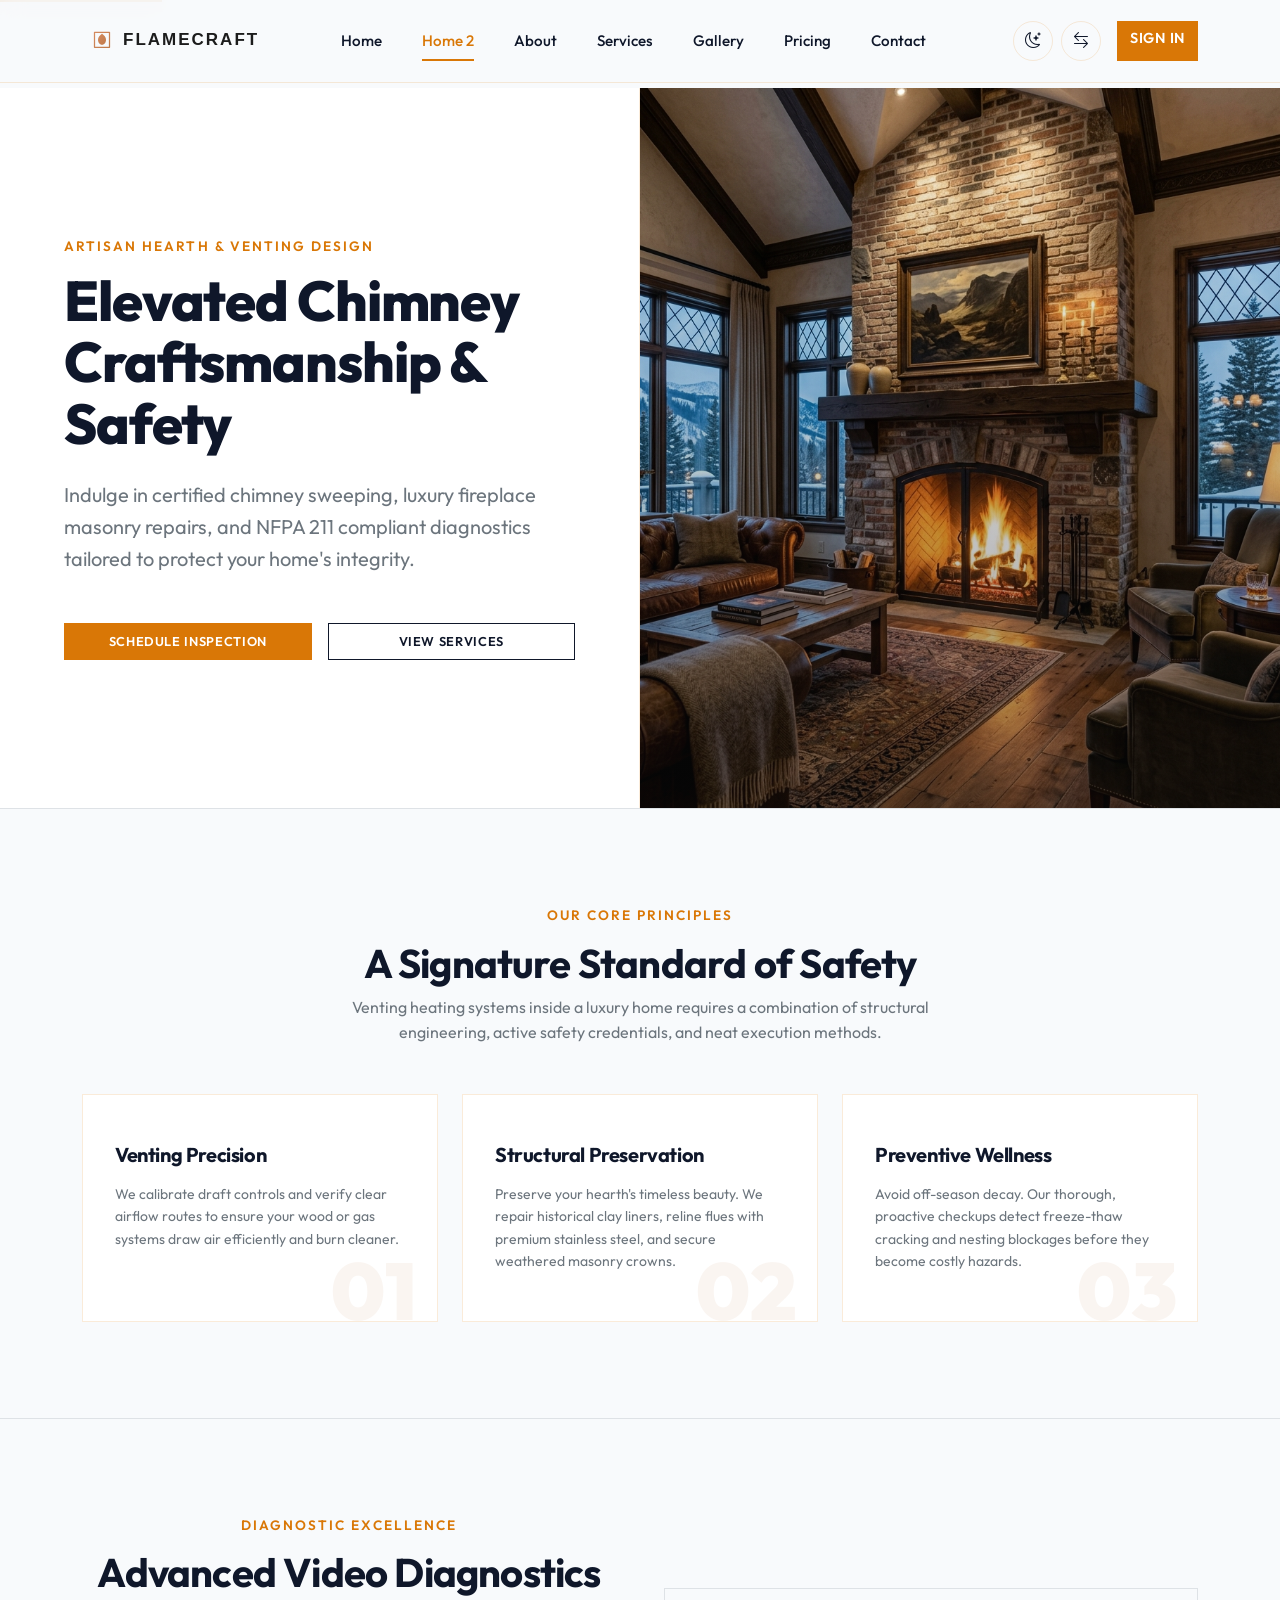
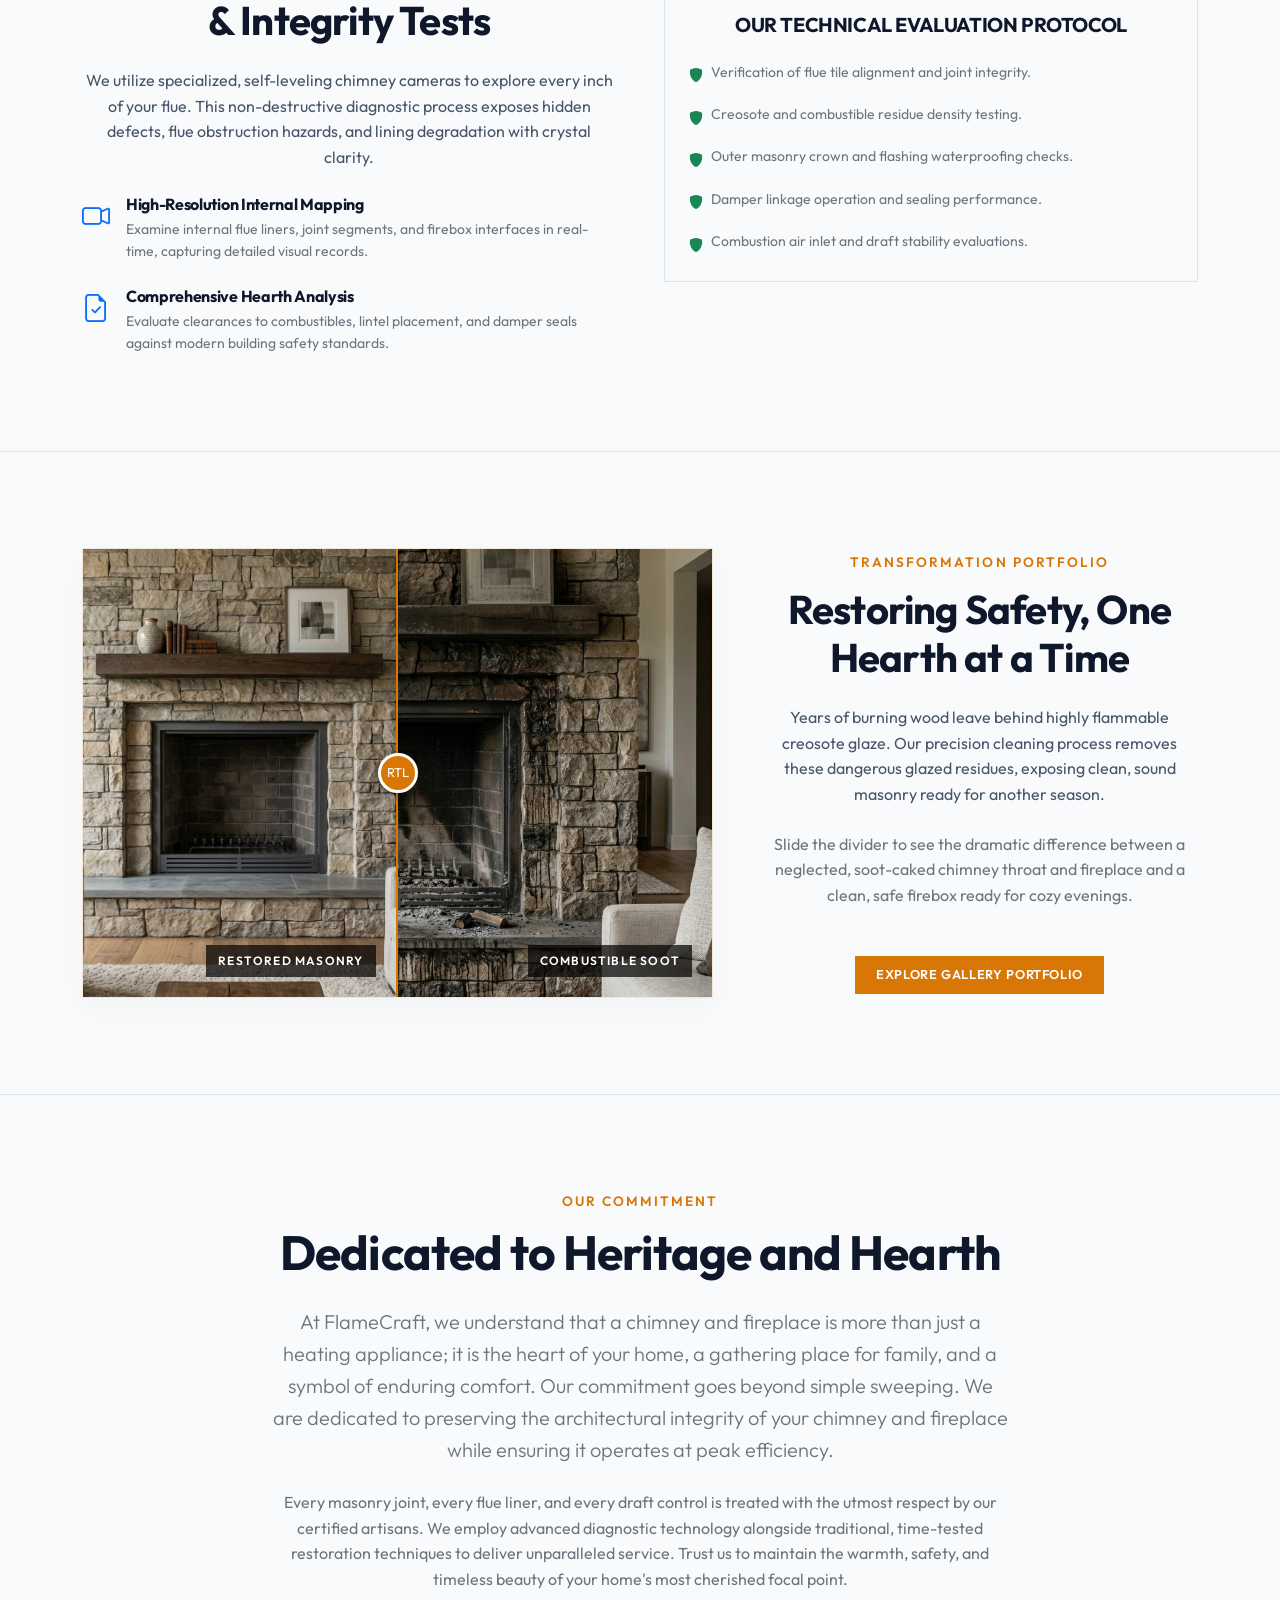
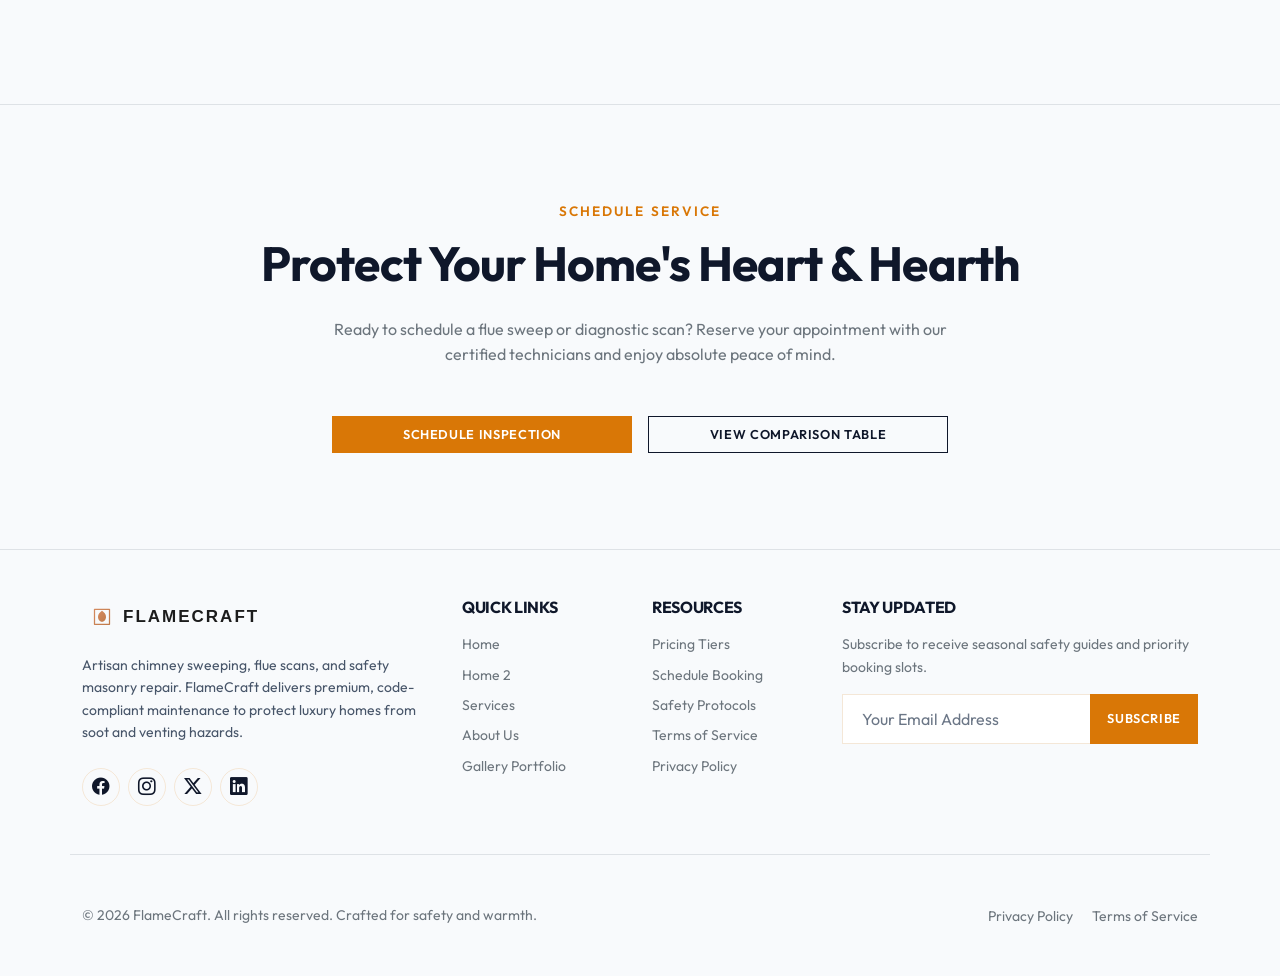
<file: home2.html>
<!DOCTYPE html>
<html lang="en" dir="ltr">
<head>
    <meta charset="UTF-8">
    <meta name="viewport" content="width=device-width, initial-scale=1.0">
    <title>Bespoke Fireplace Restoration &amp; Chimney Sweeping | FlameCraft</title>
    <meta name="description" content="Experience premium chimney care, custom hearth masonry restorations, and high-definition flue scanning services. Certified safety compliance for luxury homes.">
    <meta name="robots" content="index, follow">
    
    <!-- Bootstrap 5 CSS -->
    <link href="https://cdn.jsdelivr.net/npm/bootstrap@5.3.3/dist/css/bootstrap.min.css" rel="stylesheet">
    <!-- Bootstrap Icons -->
    <link href="https://cdn.jsdelivr.net/npm/bootstrap-icons@1.11.3/font/bootstrap-icons.min.css" rel="stylesheet">
    <!-- Custom CSS -->
    <link href="assets/css/style.css" rel="stylesheet">
    <link rel="icon" href="assets/images/favicon.svg" type="image/svg+xml">
</head>
<body>

    <!-- Skip to Main Content Link -->
    <a href="#main-content" class="skip-link">Skip to main content</a>

    <!-- Sticky Navigation Header -->
    <header class="navbar navbar-expand-lg premium-nav fixed-top py-3">
        <div class="container">
            <a class="navbar-brand d-flex align-items-center" href="index.html" id="brand-logo-link">
                <img src="assets/images/logo.svg" alt="FlameCraft Logo">
            </a>
            
            <button class="navbar-toggler border-0" type="button" data-bs-toggle="collapse" data-bs-target="#premiumNavbar" aria-controls="premiumNavbar" aria-expanded="false" aria-label="Toggle navigation" id="navbar-hamburger">
                <span class="bi bi-list fs-1 text-primary"></span>
            </button>
            
            <nav class="collapse navbar-collapse" id="premiumNavbar" aria-label="Main navigation">
                <ul class="navbar-nav mx-auto mb-2 mb-lg-0 align-items-lg-center">
                    <li class="nav-item"><a class="nav-link" href="index.html" id="nav-home">Home</a></li>
                    <li class="nav-item"><a class="nav-link active" aria-current="page" href="home2.html" id="nav-home2">Home 2</a></li>
                    <li class="nav-item"><a class="nav-link" href="about.html" id="nav-about">About</a></li>
                    <li class="nav-item"><a class="nav-link" href="services.html" id="nav-services">Services</a></li>
                    <li class="nav-item"><a class="nav-link" href="gallery.html" id="nav-gallery">Gallery</a></li>
                    <li class="nav-item"><a class="nav-link" href="pricing.html" id="nav-pricing">Pricing</a></li>
                    <li class="nav-item"><a class="nav-link" href="contact.html" id="nav-contact">Contact</a></li>
                </ul>
                
                <!-- Control Toggles -->
                <div class="d-flex gap-2 mt-3 mt-lg-0 justify-content-center ms-lg-auto">
                    <button class="control-btn" id="theme-toggle" aria-label="Switch to Dark Mode">
                        <i class="bi bi-moon-stars"></i>
                    </button>
                    <button class="control-btn" id="rtl-toggle" aria-label="Switch to Right to Left Layout"><i class="bi bi-arrow-left-right"></i></button>
                    <a href="login.html" class="btn btn-premium ms-2" style="padding: 0.375rem 0.75rem; font-size: 0.9rem;" id="nav-login">Sign In</a>
                </div>
            </nav>
        </div>
    </header>

    <!-- Main Content Area -->
    <main id="main-content">
        
        <!-- Section 1: Split-Screen Hero -->
        <section class="container-fluid p-0 border-bottom" aria-label="Welcome banner alternative">
            <div class="row g-0 align-items-stretch min-vh-80">
                <div class="col-lg-6 split-hero-left">
                    <div class="py-5 max-width-500 mx-auto">
                        <span class="section-subtitle">ARTISAN HEARTH &amp; VENTING DESIGN</span>
                        <h1 class="display-title mb-4">Elevated Chimney Craftsmanship &amp; Safety</h1>
                        <p class="fs-5 mb-5 text-secondary">Indulge in certified chimney sweeping, luxury fireplace masonry repairs, and NFPA 211 compliant diagnostics tailored to protect your home's integrity.</p>
                        <div class="d-flex flex-column flex-sm-row gap-3 justify-content-center justify-content-lg-start align-items-stretch">
                            <a href="contact.html" class="btn btn-premium w-100 w-sm-auto d-flex align-items-center justify-content-center" id="hero2-primary-cta">Schedule Inspection</a>
                            <a href="services.html" class="btn btn-premium-outline w-100 w-sm-auto d-flex align-items-center justify-content-center" id="hero2-secondary-cta">View Services</a>
                        </div>
                    </div>
                </div>
                <div class="col-lg-6 split-hero-right" style="background-image: url('assets/images/hero_fireplace.png');"></div>
            </div>
        </section>

        <!-- Section 2: Value Pillars / Brand Philosophy -->
        <section class="py-5" aria-label="Brand value pillars">
            <div class="container py-5">
                <div class="text-center mb-5 scroll-reveal">
                    <span class="section-subtitle">OUR CORE PRINCIPLES</span>
                    <h2 class="display-6 fw-bold">A Signature Standard of Safety</h2>
                    <p class="col-md-7 mx-auto text-secondary">Venting heating systems inside a luxury home requires a combination of structural engineering, active safety credentials, and neat execution methods.</p>
                </div>
                
                <div class="row g-4 justify-content-center">
                    <!-- Pillar 01 -->
                    <div class="col-md-6 col-lg-4 scroll-reveal">
                        <div class="luxury-reveal-card h-100">
                            <span class="big-number-stamp" aria-hidden="true">01</span>
                            <h3 class="h5 fw-bold mb-3">Venting Precision</h3>
                            <p class="small text-secondary mb-0">We calibrate draft controls and verify clear airflow routes to ensure your wood or gas systems draw air efficiently and burn cleaner.</p>
                        </div>
                    </div>
                    
                    <!-- Pillar 02 -->
                    <div class="col-md-6 col-lg-4 scroll-reveal">
                        <div class="luxury-reveal-card h-100">
                            <span class="big-number-stamp" aria-hidden="true">02</span>
                            <h3 class="h5 fw-bold mb-3">Structural Preservation</h3>
                            <p class="small text-secondary mb-0">Preserve your hearth's timeless beauty. We repair historical clay liners, reline flues with premium stainless steel, and secure weathered masonry crowns.</p>
                        </div>
                    </div>
                    
                    <!-- Pillar 03 -->
                    <div class="col-md-6 col-lg-4 scroll-reveal">
                        <div class="luxury-reveal-card h-100">
                            <span class="big-number-stamp" aria-hidden="true">03</span>
                            <h3 class="h5 fw-bold mb-3">Preventive Wellness</h3>
                            <p class="small text-secondary mb-0">Avoid off-season decay. Our thorough, proactive checkups detect freeze-thaw cracking and nesting blockages before they become costly hazards.</p>
                        </div>
                    </div>
                </div>
            </div>
        </section>

        <!-- Section 3: Technical Inspection & Code Checklist -->
        <section class="py-5 bg-card border-top border-bottom" aria-label="Venting safety guidelines">
            <div class="container py-5">
                <div class="row align-items-center g-5">
                    <div class="col-lg-6 scroll-reveal text-center">
                        <span class="section-subtitle">DIAGNOSTIC EXCELLENCE</span>
                        <h2 class="display-6 fw-bold mb-4">Advanced Video Diagnostics &amp; Integrity Tests</h2>
                        <p class="mb-4">We utilize specialized, self-leveling chimney cameras to explore every inch of your flue. This non-destructive diagnostic process exposes hidden defects, flue obstruction hazards, and lining degradation with crystal clarity.</p>
                        
                        <div class="d-flex align-items-start mb-4 text-start">
                            <i class="bi bi-camera-video text-primary fs-3 me-3" aria-hidden="true"></i>
                            <div>
                                <h3 class="h6 fw-bold mb-1">High-Resolution Internal Mapping</h3>
                                <p class="small text-secondary mb-0">Examine internal flue liners, joint segments, and firebox interfaces in real-time, capturing detailed visual records.</p>
                            </div>
                        </div>
                        
                        <div class="d-flex align-items-start text-start">
                            <i class="bi bi-file-earmark-check text-primary fs-3 me-3" aria-hidden="true"></i>
                            <div>
                                <h3 class="h6 fw-bold mb-1">Comprehensive Hearth Analysis</h3>
                                <p class="small text-secondary mb-0">Evaluate clearances to combustibles, lintel placement, and damper seals against modern building safety standards.</p>
                            </div>
                        </div>
                    </div>
                    
                    <div class="col-lg-6 scroll-reveal">
                        <div class="border p-4 bg-main">
                            <h3 class="h5 fw-bold text-uppercase mb-4 text-center">Our Technical Evaluation Protocol</h3>
                            <ul class="list-unstyled mb-0 small text-secondary">
                                <li class="mb-3 d-flex align-items-start gap-2">
                                    <i class="bi bi-shield-fill text-success mt-1" aria-hidden="true"></i>
                                    <span>Verification of flue tile alignment and joint integrity.</span>
                                </li>
                                <li class="mb-3 d-flex align-items-start gap-2">
                                    <i class="bi bi-shield-fill text-success mt-1" aria-hidden="true"></i>
                                    <span>Creosote and combustible residue density testing.</span>
                                </li>
                                <li class="mb-3 d-flex align-items-start gap-2">
                                    <i class="bi bi-shield-fill text-success mt-1" aria-hidden="true"></i>
                                    <span>Outer masonry crown and flashing waterproofing checks.</span>
                                </li>
                                <li class="mb-3 d-flex align-items-start gap-2">
                                    <i class="bi bi-shield-fill text-success mt-1" aria-hidden="true"></i>
                                    <span>Damper linkage operation and sealing performance.</span>
                                </li>
                                <li class="d-flex align-items-start gap-2">
                                    <i class="bi bi-shield-fill text-success mt-1" aria-hidden="true"></i>
                                    <span>Combustion air inlet and draft stability evaluations.</span>
                                </li>
                            </ul>
                        </div>
                    </div>
                </div>
            </div>
        </section>

        <!-- Section 4: Alternative Before/After Slider Module -->
        <section class="py-5" aria-label="Work results display">
            <div class="container py-5">
                <div class="row align-items-center g-5">
                    <div class="col-lg-5 scroll-reveal order-lg-2 text-center">
                        <span class="section-subtitle">TRANSFORMATION PORTFOLIO</span>
                        <h2 class="display-6 fw-bold mb-4">Restoring Safety, One Hearth at a Time</h2>
                        <p class="mb-4">Years of burning wood leave behind highly flammable creosote glaze. Our precision cleaning process removes these dangerous glazed residues, exposing clean, sound masonry ready for another season.</p>
                        <p class="mb-5 text-secondary">Slide the divider to see the dramatic difference between a neglected, soot-caked chimney throat and fireplace and a clean, safe firebox ready for cozy evenings.</p>
                        <a href="gallery.html" class="btn btn-premium" id="home2-view-gallery">Explore Gallery Portfolio</a>
                    </div>
                    
                    <div class="col-lg-7 scroll-reveal order-lg-1">
                        <!-- Before After Slider -->
                        <div class="ba-slider-container">
                            <div class="ba-image ba-before" style="background-image: url('assets/images/home2_before_cleaning.png');">
                                <span class="ba-slider-label before-label">Combustible Soot</span>
                            </div>
                            <div class="ba-image ba-after" style="background-image: url('assets/images/home2_after_cleaning.png');">
                                <span class="ba-slider-label after-label">Restored Masonry</span>
                            </div>
                            <div class="ba-handle" role="slider" aria-label="Before-after comparison slider handle" aria-valuenow="50" aria-valuemin="0" aria-valuemax="100">
                                <div class="ba-handle-button">
                                    RTL
                                </div>
                            </div>
                        </div>
                    </div>
                </div>
            </div>
        </section>

        <!-- Section 5: Our Commitment (Text Paragraph) -->
        <section class="py-5 bg-card border-top border-bottom" aria-label="Our commitment text section">
            <div class="container py-5">
                <div class="row justify-content-center">
                    <div class="col-lg-8 text-center scroll-reveal">
                        <span class="section-subtitle">OUR COMMITMENT</span>
                        <h2 class="display-5 fw-bold mb-4">Dedicated to Heritage and Hearth</h2>
                        <p class="text-secondary lead mb-4">
                            At FlameCraft, we understand that a chimney and fireplace is more than just a heating appliance; it is the heart of your home, a gathering place for family, and a symbol of enduring comfort. Our commitment goes beyond simple sweeping. We are dedicated to preserving the architectural integrity of your chimney and fireplace while ensuring it operates at peak efficiency.
                        </p>
                        <p class="text-secondary">
                            Every masonry joint, every flue liner, and every draft control is treated with the utmost respect by our certified artisans. We employ advanced diagnostic technology alongside traditional, time-tested restoration techniques to deliver unparalleled service. Trust us to maintain the warmth, safety, and timeless beauty of your home's most cherished focal point.
                        </p>
                    </div>
                </div>
            </div>
        </section>

        <!-- Section 6: Consultation Scheduling CTA -->
        <section class="py-5" aria-label="Request consultation callout">
            <div class="container text-center py-5 scroll-reveal">
                <span class="section-subtitle">SCHEDULE SERVICE</span>
                <h2 class="display-5 fw-bold mb-4">Protect Your Home's Heart &amp; Hearth</h2>
                <p class="col-md-7 mx-auto mb-5 text-secondary">Ready to schedule a flue sweep or diagnostic scan? Reserve your appointment with our certified technicians and enjoy absolute peace of mind.</p>
                <div class="d-flex flex-column flex-lg-row justify-content-center align-items-center gap-3">
                    <a href="contact.html" class="btn btn-premium" id="cta-h2-book" style="width: 100%; max-width: 300px;">Schedule Inspection</a>
                    <a href="pricing.html" class="btn btn-premium-outline" id="cta-h2-pricing" style="width: 100%; max-width: 300px;">View Comparison Table</a>
                </div>
            </div>
        </section>

    </main>

    <!-- Footer -->
    <footer class="py-5 bg-card border-top" aria-label="Site footer">
        <div class="container">
            <div class="row g-4">
                <div class="col-lg-4 col-md-6">
                    <a class="d-flex align-items-center mb-3" href="index.html" id="footer-logo-link">
                        <img src="assets/images/logo.svg" alt="FlameCraft Logo" class="footer-logo">
                    </a>
                    <p class="small mb-4">Artisan chimney sweeping, flue scans, and safety masonry repair. FlameCraft delivers premium, code-compliant maintenance to protect luxury homes from soot and venting hazards.</p>
                    <div class="d-flex gap-2 mb-4 footer-socials">
                        <a href="https://www.facebook.com/luxechimney" class="control-btn" aria-label="Facebook" target="_blank" rel="noopener"><i class="bi bi-facebook"></i></a>
                        <a href="https://www.instagram.com/luxechimney" class="control-btn" aria-label="Instagram" target="_blank" rel="noopener"><i class="bi bi-instagram"></i></a>
                        <a href="https://twitter.com/luxechimney" class="control-btn" aria-label="Twitter" target="_blank" rel="noopener"><i class="bi bi-twitter-x"></i></a>
                        <a href="https://linkedin.com/company/luxechimney" class="control-btn" aria-label="LinkedIn" target="_blank" rel="noopener"><i class="bi bi-linkedin"></i></a>
                    </div>
                </div>
                
                <div class="col-lg-2 col-md-6 col-sm-6">
                    <h4 class="h6 fw-bold text-uppercase letter-spacing-1 mb-3">Quick Links</h4>
                    <ul class="list-unstyled small">
                        <li class="mb-2"><a href="index.html" class="text-secondary hover-primary">Home</a></li>
                        <li class="mb-2"><a href="home2.html" class="text-secondary hover-primary">Home 2</a></li>
                        <li class="mb-2"><a href="services.html" class="text-secondary hover-primary">Services</a></li>
                        <li class="mb-2"><a href="about.html" class="text-secondary hover-primary">About Us</a></li>
                        <li class="mb-2"><a href="gallery.html" class="text-secondary hover-primary">Gallery Portfolio</a></li>
                    </ul>
                </div>
                
                <div class="col-lg-2 col-md-6 col-sm-6">
                    <h4 class="h6 fw-bold text-uppercase letter-spacing-1 mb-3">Resources</h4>
                    <ul class="list-unstyled small">
                        <li class="mb-2"><a href="pricing.html" class="text-secondary hover-primary">Pricing Tiers</a></li>
                        <li class="mb-2"><a href="contact.html" class="text-secondary hover-primary">Schedule Booking</a></li>
                        <li class="mb-2"><a href="about.html" class="text-secondary hover-primary">Safety Protocols</a></li>
                        <li class="mb-2"><a href="404.html" class="text-secondary hover-primary">Terms of Service</a></li>
                        <li class="mb-2"><a href="404.html" class="text-secondary hover-primary">Privacy Policy</a></li>
                    </ul>
                </div>
                
                <div class="col-lg-4 col-md-6">
                    <h4 class="h6 fw-bold text-uppercase letter-spacing-1 mb-3">Stay Updated</h4>
                    <p class="small text-secondary mb-3">Subscribe to receive seasonal safety guides and priority booking slots.</p>
                    <form class="needs-validation-custom footer-newsletter-form" id="newsletter-form" novalidate>
                        <div class="input-group">
                            <input type="email" class="form-control premium-form-control text-start" placeholder="Your Email Address" aria-label="Your Email Address" required>
                            <button class="btn btn-premium px-3" type="submit" id="newsletter-subscribe-btn">Subscribe</button>
                        </div>
                        <div class="invalid-feedback-custom text-danger small mt-1" style="display: none;">Please enter a valid email address.</div>
                    </form>
                </div>
            </div>
            
            <div class="row pt-5 mt-4 border-top align-items-center">
                <div class="col-md-6 text-center text-md-start">
                    <p class="small text-secondary mb-0">&copy; <span id="current-year">2026</span> FlameCraft. All rights reserved. Crafted for safety and warmth.</p>
                </div>
                <div class="col-md-6 text-center text-md-end mt-2 mt-md-0">
                    <a href="404.html" class="small text-secondary me-3 hover-primary">Privacy Policy</a>
                    <a href="404.html" class="small text-secondary hover-primary">Terms of Service</a>
                </div>
            </div>
        </div>
    </footer>

    <!-- Back to Top Button -->
    <button id="back-to-top" class="back-to-top-btn" aria-label="Back to top">
        <i class="bi bi-arrow-up"></i>
    </button>

    <!-- Bootstrap 5 Bundle JS CDN -->
    <script src="https://cdn.jsdelivr.net/npm/bootstrap@5.3.3/dist/js/bootstrap.bundle.min.js"></script>
    <!-- Custom Main JS -->
    <script src="assets/js/main.js"></script>
</body>
</html>
</file>
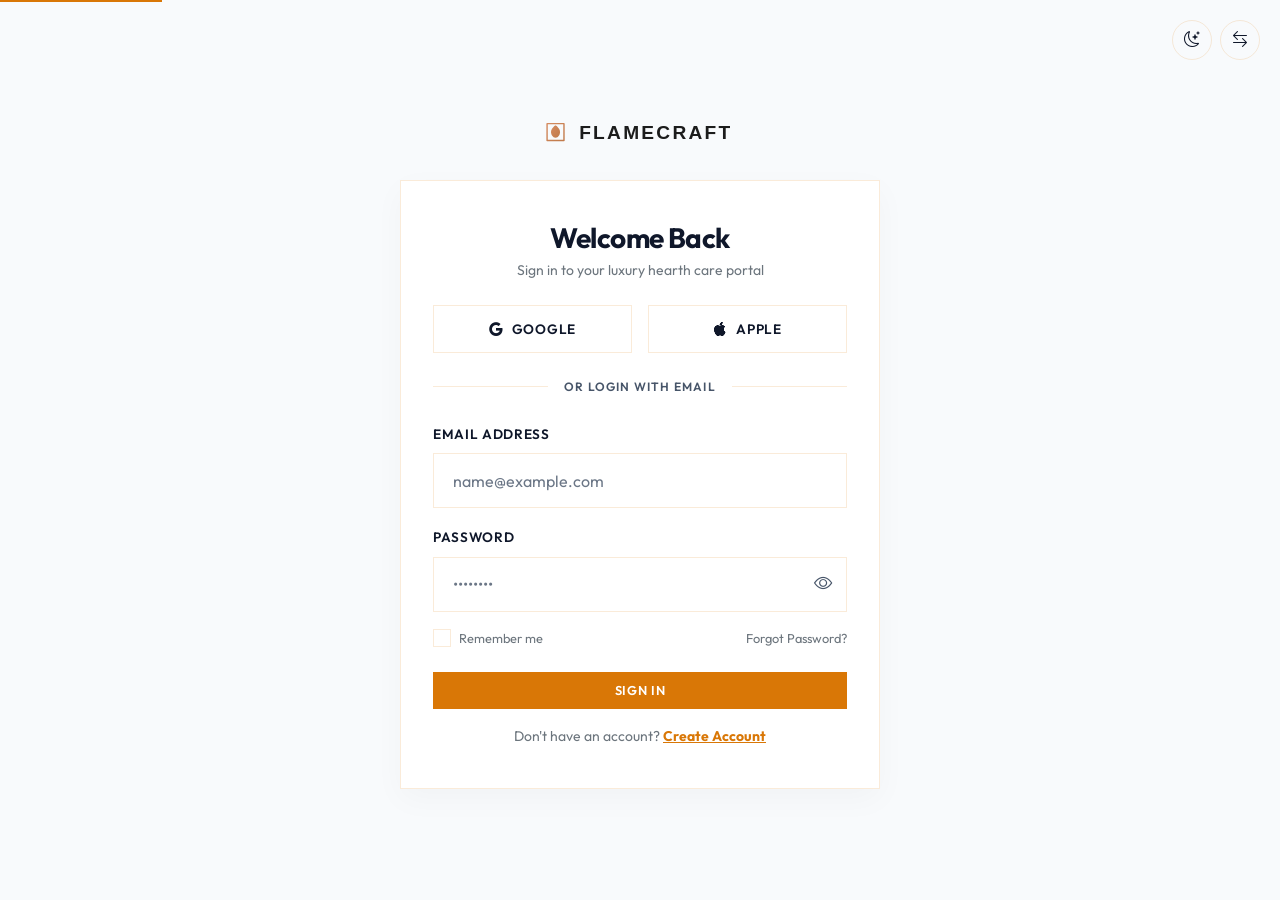
<file: login.html>
<!DOCTYPE html>
<html lang="en" dir="ltr">
<head>
    <meta charset="UTF-8">
    <meta name="viewport" content="width=device-width, initial-scale=1.0">
    <title>Sign In | FlameCraft</title>
    <meta name="description" content="Sign in to your FlameCraft account to manage service requests, view service history, and access priority bookings.">
    <meta name="robots" content="noindex, follow">
    
    <!-- Bootstrap 5 CSS -->
    <link href="https://cdn.jsdelivr.net/npm/bootstrap@5.3.3/dist/css/bootstrap.min.css" rel="stylesheet">
    <!-- Bootstrap Icons -->
    <link href="https://cdn.jsdelivr.net/npm/bootstrap-icons@1.11.3/font/bootstrap-icons.min.css" rel="stylesheet">
    <!-- Custom CSS -->
    <link href="assets/css/style.css" rel="stylesheet">
    <link rel="icon" href="assets/images/favicon.svg" type="image/svg+xml">
</head>
<body class="auth-page">

    <!-- Skip to Main Content Link -->
    <a href="#main-content" class="skip-link">Skip to main content</a>

    <!-- Top Right Controls (Theme and RTL) -->
    <div class="auth-controls-container">
        <button class="control-btn" id="theme-toggle" aria-label="Switch to Dark Mode">
            <i class="bi bi-moon-stars"></i>
        </button>
        <button class="control-btn" id="rtl-toggle" aria-label="Switch to Right to Left Layout"><i class="bi bi-arrow-left-right"></i></button>
    </div>

    <!-- Centered Form Container -->
    <main id="main-content" class="d-flex flex-column align-items-center justify-content-center min-vh-100 py-5 px-3">
        
        <!-- Logo -->
        <div class="mb-4 text-center">
            <a href="index.html" id="brand-logo-link">
                <img src="assets/images/logo.svg" alt="FlameCraft Logo" style="height: 45px;">
            </a>
        </div>

        <!-- Auth Card -->
        <div class="auth-card">
            <h1 class="h3 fw-bold mb-1 text-center">Welcome Back</h1>
            <p class="small text-secondary text-center mb-4">Sign in to your luxury hearth care portal</p>
            
            <!-- Social Logins -->
            <div class="d-flex flex-column flex-sm-row gap-3 mb-4">
                <button type="button" class="btn btn-social w-100" id="google-login">
                    <i class="bi bi-google"></i> Google
                </button>
                <button type="button" class="btn btn-social w-100" id="apple-login">
                    <i class="bi bi-apple"></i> Apple
                </button>
            </div>

            <!-- Divider -->
            <div class="divider-container">
                <span class="divider-text">Or login with email</span>
            </div>

            <!-- Login Form -->
            <form id="loginForm" class="needs-validation-custom" novalidate aria-label="Login form">
                <!-- Email Field -->
                <div class="mb-3">
                    <label for="email" class="form-label">Email Address</label>
                    <input type="email" class="form-control premium-form-control text-start" id="email" placeholder="name@example.com" required>
                    <div class="invalid-feedback-custom text-danger small mt-1" style="display: none;">Please enter a valid email address.</div>
                </div>

                <!-- Password Field -->
                <div class="mb-3">
                    <label for="password" class="form-label">Password</label>
                    <div class="password-wrapper">
                        <input type="password" class="form-control premium-form-control text-start pe-5" id="password" placeholder="••••••••" required>
                        <button type="button" class="password-toggle-btn" id="password-toggle" aria-label="Show password">
                            <i class="bi bi-eye"></i>
                        </button>
                    </div>
                    <div class="invalid-feedback-custom text-danger small mt-1" style="display: none;">Password is required.</div>
                </div>

                <!-- Remember Me & Forgot Password Line -->
                <div class="mb-4 d-flex align-items-center justify-content-between gap-1 flex-nowrap" style="white-space: nowrap;">
                    <div class="d-flex align-items-center">
                        <input class="form-check-input mt-0 me-2" type="checkbox" id="remember-me" style="border-color: var(--border-color); border-radius: 0; width: 1.1rem; height: 1.1rem; cursor: pointer; flex-shrink: 0;">
                        <label class="form-check-label small text-secondary" for="remember-me" style="cursor: pointer; user-select: none; font-size: 0.8rem;">
                            Remember me
                        </label>
                    </div>
                    <a href="404.html" class="small text-secondary hover-primary" style="font-size: 0.8rem;" id="forgot-password">Forgot Password?</a>
                </div>

                <!-- Login Button -->
                <button type="submit" class="btn btn-premium w-100 mb-3" id="btn-login">Sign In</button>
                
                <!-- Signup Link -->
                <p class="small text-secondary text-center mb-0">
                    Don't have an account? <a href="signup.html" class="fw-bold text-decoration-underline" id="signup-link">Create Account</a>
                </p>
            </form>
        </div>


    </main>

    <!-- Bootstrap 5 Bundle JS CDN -->
    <script src="https://cdn.jsdelivr.net/npm/bootstrap@5.3.3/dist/js/bootstrap.bundle.min.js"></script>
    <!-- Custom Main JS -->
    <script src="assets/js/main.js"></script>

    <!-- Page Specific Script for Toggle Password & Custom Validation -->
    <script>
        document.addEventListener('DOMContentLoaded', () => {
            // Password toggle logic
            const passwordField = document.getElementById('password');
            const toggleButton = document.getElementById('password-toggle');
            const toggleIcon = toggleButton.querySelector('i');

            toggleButton.addEventListener('click', () => {
                const isPassword = passwordField.type === 'password';
                passwordField.type = isPassword ? 'text' : 'password';
                
                // Toggle classes
                toggleIcon.className = isPassword ? 'bi bi-eye-slash' : 'bi bi-eye';
                toggleButton.setAttribute('aria-label', isPassword ? 'Hide password' : 'Show password');
            });

            // Handle validation custom UI behavior specifically for email and password
            const form = document.getElementById('loginForm');
            const inputs = form.querySelectorAll('input[required]');

            // Real-time error hiding
            inputs.forEach(input => {
                input.addEventListener('input', () => {
                    if (input.classList.contains('is-invalid')) {
                        input.classList.remove('is-invalid');
                        const feedback = input.closest('.mb-3').querySelector('.invalid-feedback-custom');
                        if (feedback) feedback.style.display = 'none';
                    }
                });
            });

            form.addEventListener('submit', (e) => {
                e.preventDefault();
                e.stopPropagation();

                let isValid = true;
                
                // Validate Email
                const emailInput = document.getElementById('email');
                const emailFeedback = emailInput.nextElementSibling;
                const emailRegex = /^[^\s@]+@[^\s@]+\.[^\s@]+$/;
                if (!emailInput.value.trim() || !emailRegex.test(emailInput.value.trim())) {
                    emailInput.classList.add('is-invalid');
                    emailFeedback.style.display = 'block';
                    isValid = false;
                } else {
                    emailInput.classList.remove('is-invalid');
                    emailInput.classList.add('is-valid');
                    emailFeedback.style.display = 'none';
                }

                // Validate Password
                const passInput = document.getElementById('password');
                const passFeedback = passInput.closest('.mb-3').querySelector('.invalid-feedback-custom');
                if (!passInput.value.trim()) {
                    passInput.classList.add('is-invalid');
                    passFeedback.style.display = 'block';
                    isValid = false;
                } else {
                    passInput.classList.remove('is-invalid');
                    passInput.classList.add('is-valid');
                    passFeedback.style.display = 'none';
                }

                if (isValid) {
                    const btn = document.getElementById('btn-login');
                    const originalText = btn.textContent;
                    btn.disabled = true;
                    btn.innerHTML = '<span class="spinner-border spinner-border-sm me-2" role="status" aria-hidden="true"></span>SIGNING IN...';

                    setTimeout(() => {
                        btn.textContent = 'SIGN IN SUCCESSFUL';
                        btn.className = 'btn btn-success w-100 mb-3 rounded-0';
                        
                        // Create success toast/alert
                        const successAlert = document.createElement('div');
                        successAlert.className = 'alert alert-success mt-3 border-0 rounded-0 text-center';
                        successAlert.style.borderLeft = '3px solid var(--secondary-color)';
                        successAlert.innerHTML = `
                            <h5 class="fw-bold text-success mb-1">Authenticated!</h5>
                            <p class="small mb-0 text-secondary">Welcome back. Redirecting you to your account portal...</p>
                        `;
                        form.appendChild(successAlert);

                        setTimeout(() => {
                            window.location.href = 'index.html';
                        }, 1500);
                    }, 1500);
                }
            });
        });
    </script>
</body>
</html>
</file>
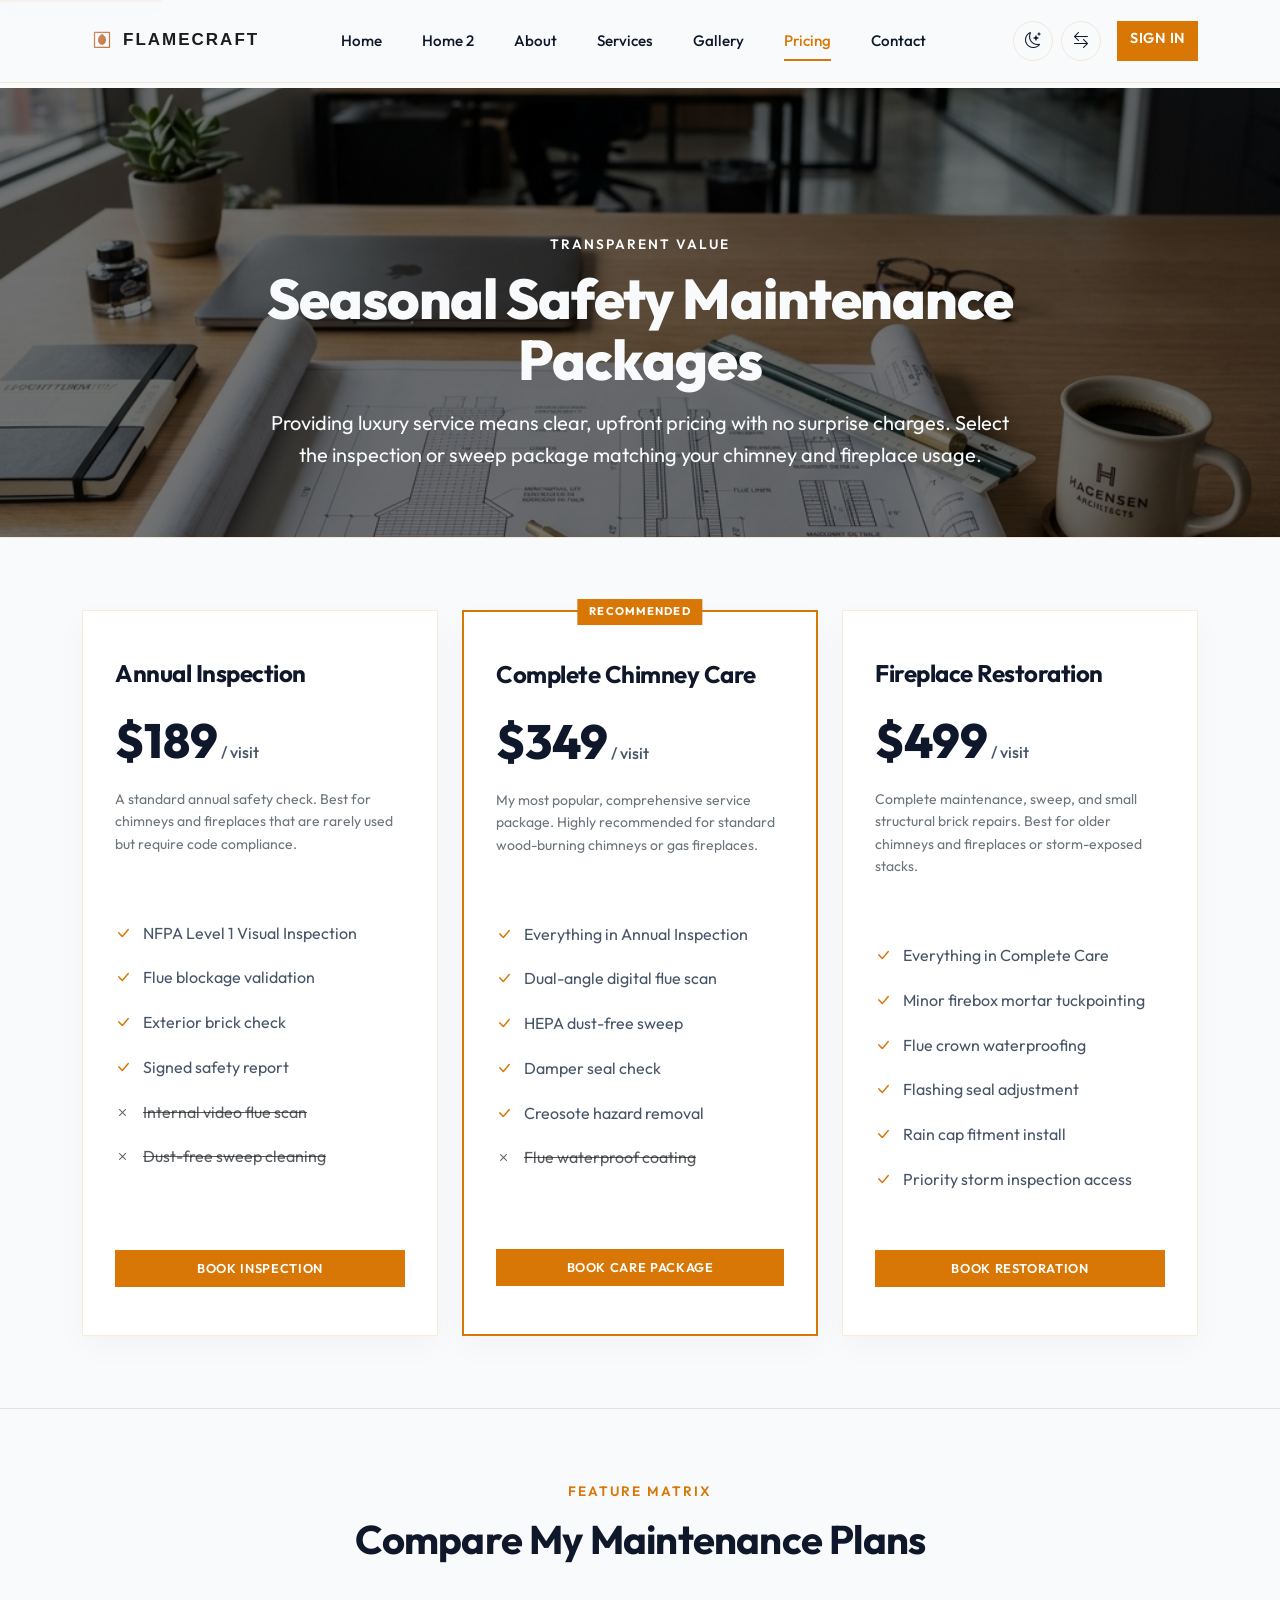
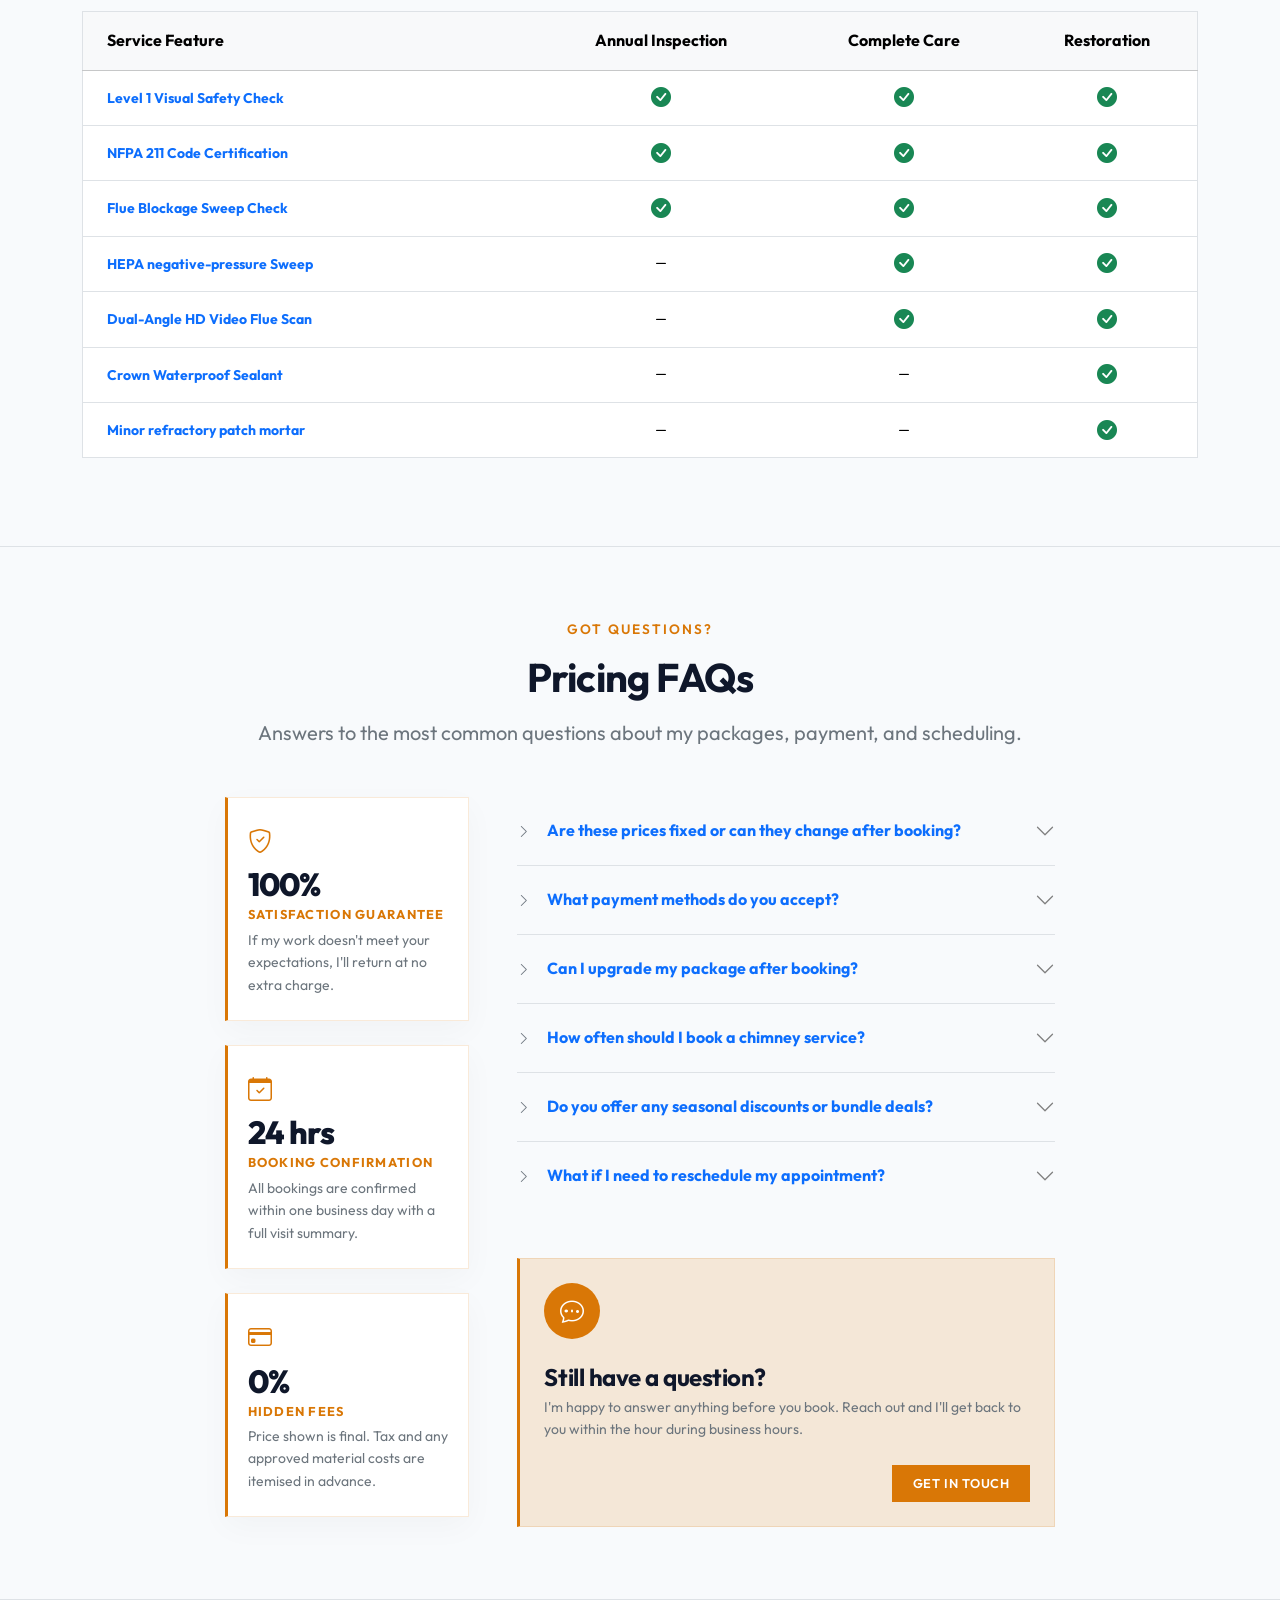
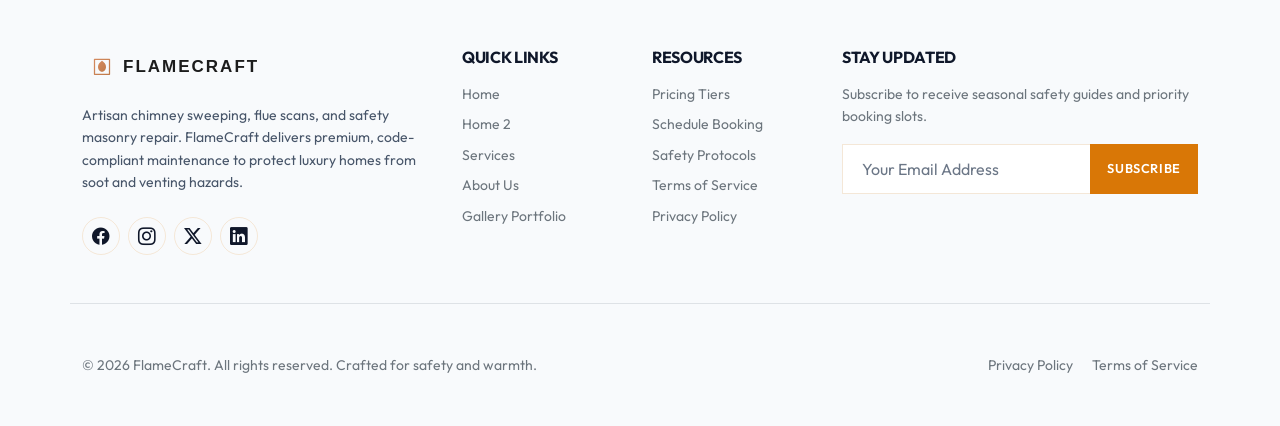
<file: pricing.html>
<!DOCTYPE html>
<html lang="en" dir="ltr">
<head>
    <meta charset="UTF-8">
    <meta name="viewport" content="width=device-width, initial-scale=1.0">
    <title>Pricing Packages &amp; Plans | FlameCraft</title>
    <meta name="description" content="Transparent, premium pricing for chimney inspections, full sweep care, and masonry restoration. Select from my seasonal packages designed for safety.">
    <meta name="robots" content="index, follow">
    
    <!-- Bootstrap 5 CSS -->
    <link href="https://cdn.jsdelivr.net/npm/bootstrap@5.3.3/dist/css/bootstrap.min.css" rel="stylesheet">
    <!-- Bootstrap Icons -->
    <link href="https://cdn.jsdelivr.net/npm/bootstrap-icons@1.11.3/font/bootstrap-icons.min.css" rel="stylesheet">
    <!-- Custom CSS -->
    <link href="assets/css/style.css" rel="stylesheet">
    <link rel="icon" href="assets/images/favicon.svg" type="image/svg+xml">
</head>
<body>

    <!-- Skip to Main Content Link -->
    <a href="#main-content" class="skip-link">Skip to main content</a>

    <!-- Sticky Navigation Header -->
    <header class="navbar navbar-expand-lg premium-nav fixed-top py-3">
        <div class="container">
            <a class="navbar-brand d-flex align-items-center" href="index.html" id="brand-logo-link">
                <img src="assets/images/logo.svg" alt="FlameCraft Logo">
            </a>
            
            <button class="navbar-toggler border-0" type="button" data-bs-toggle="collapse" data-bs-target="#premiumNavbar" aria-controls="premiumNavbar" aria-expanded="false" aria-label="Toggle navigation" id="navbar-hamburger">
                <span class="bi bi-list fs-1 text-primary"></span>
            </button>
            
            <nav class="collapse navbar-collapse" id="premiumNavbar" aria-label="Main navigation">
                <ul class="navbar-nav mx-auto mb-2 mb-lg-0 align-items-lg-center">
                    <li class="nav-item"><a class="nav-link" href="index.html" id="nav-home">Home</a></li>
                    <li class="nav-item"><a class="nav-link" href="home2.html" id="nav-home2">Home 2</a></li>
                    <li class="nav-item"><a class="nav-link" href="about.html" id="nav-about">About</a></li>
                    <li class="nav-item"><a class="nav-link" href="services.html" id="nav-services">Services</a></li>
                    <li class="nav-item"><a class="nav-link" href="gallery.html" id="nav-gallery">Gallery</a></li>
                    <li class="nav-item"><a class="nav-link active" aria-current="page" href="pricing.html" id="nav-pricing">Pricing</a></li>
                    <li class="nav-item"><a class="nav-link" href="contact.html" id="nav-contact">Contact</a></li>
                </ul>
                
                <!-- Control Toggles -->
                <div class="d-flex gap-2 mt-3 mt-lg-0 justify-content-center ms-lg-auto">
                    <button class="control-btn" id="theme-toggle" aria-label="Switch to Dark Mode">
                        <i class="bi bi-moon-stars"></i>
                    </button>
                    <button class="control-btn" id="rtl-toggle" aria-label="Switch to Right to Left Layout"><i class="bi bi-arrow-left-right"></i></button>
                    <a href="login.html" class="btn btn-premium ms-2" style="padding: 0.375rem 0.75rem; font-size: 0.9rem;" id="nav-login">Sign In</a>
                </div>
            </nav>
        </div>
    </header>

    <!-- Main Content Area -->
    <main id="main-content">
        
        <!-- Header Banner Section -->
        <section class="hero-section-secondary" aria-label="Pricing Page Intro">
            <div class="hero-overlay"></div>
            <div class="hero-image-bg" style="background-image: url('assets/images/hero_pricing.png');"></div>
            <div class="container hero-content text-center">
                <div class="row justify-content-center">
                    <div class="col-lg-8">
                        <span class="section-subtitle">TRANSPARENT VALUE</span>
                        <h1 class="display-title mb-3">Seasonal Safety Maintenance Packages</h1>
                        <p class="fs-5 mb-0">Providing luxury service means clear, upfront pricing with no surprise charges. Select the inspection or sweep package matching your chimney and fireplace usage.</p>
                    </div>
                </div>
            </div>
        </section>

        <!-- Package Selection Section -->
        <section class="py-5" aria-label="Package rates card selector">
            <div class="container py-4">
                <div class="row g-4 justify-content-center">
                    
                    <!-- Package 1: Basic -->
                    <div class="col-md-6 col-lg-4 scroll-reveal">
                        <div class="pricing-card">
                            <h2 class="h4 fw-bold mb-1">Annual Inspection</h2>
                            <div class="pricing-price">$189<span> / visit</span></div>
                            <p class="small text-secondary mb-4">A standard annual safety check. Best for chimneys and fireplaces that are rarely used but require code compliance.</p>
                            <ul class="pricing-features">
                                <li><i class="bi bi-check-lg" aria-hidden="true"></i> NFPA Level 1 Visual Inspection</li>
                                <li><i class="bi bi-check-lg" aria-hidden="true"></i> Flue blockage validation</li>
                                <li><i class="bi bi-check-lg" aria-hidden="true"></i> Exterior brick check</li>
                                <li><i class="bi bi-check-lg" aria-hidden="true"></i> Signed safety report</li>
                                <li class="text-decoration-line-through text-muted"><i class="bi bi-x text-muted" aria-hidden="true"></i> Internal video flue scan</li>
                                <li class="text-decoration-line-through text-muted"><i class="bi bi-x text-muted" aria-hidden="true"></i> Dust-free sweep cleaning</li>
                            </ul>
                            <div class="mt-auto pt-3">
                                <a href="contact.html?package=inspection" class="btn btn-premium w-100" id="btn-book-inspection-plan">Book Inspection</a>
                            </div>
                        </div>
                    </div>
                    
                    <!-- Package 2: Popular -->
                    <div class="col-md-6 col-lg-4 scroll-reveal">
                        <div class="pricing-card popular">
                            <h2 class="h4 fw-bold mb-1">Complete Chimney Care</h2>
                            <div class="pricing-price">$349<span> / visit</span></div>
                            <p class="small text-secondary mb-4">My most popular, comprehensive service package. Highly recommended for standard wood-burning chimneys or gas fireplaces.</p>
                            <ul class="pricing-features">
                                <li><i class="bi bi-check-lg" aria-hidden="true"></i> Everything in Annual Inspection</li>
                                <li><i class="bi bi-check-lg" aria-hidden="true"></i> Dual-angle digital flue scan</li>
                                <li><i class="bi bi-check-lg" aria-hidden="true"></i> HEPA dust-free sweep</li>
                                <li><i class="bi bi-check-lg" aria-hidden="true"></i> Damper seal check</li>
                                <li><i class="bi bi-check-lg" aria-hidden="true"></i> Creosote hazard removal</li>
                                <li class="text-decoration-line-through text-muted"><i class="bi bi-x text-muted" aria-hidden="true"></i> Flue waterproof coating</li>
                            </ul>
                            <div class="mt-auto pt-3">
                                <a href="contact.html?package=care" class="btn btn-premium w-100" id="btn-book-care-plan">Book Care Package</a>
                            </div>
                        </div>
                    </div>
                    
                    <!-- Package 3: Premium -->
                    <div class="col-md-6 col-lg-4 scroll-reveal">
                        <div class="pricing-card">
                            <h2 class="h4 fw-bold mb-1">Fireplace Restoration</h2>
                            <div class="pricing-price">$499<span> / visit</span></div>
                            <p class="small text-secondary mb-4">Complete maintenance, sweep, and small structural brick repairs. Best for older chimneys and fireplaces or storm-exposed stacks.</p>
                            <ul class="pricing-features">
                                <li><i class="bi bi-check-lg" aria-hidden="true"></i> Everything in Complete Care</li>
                                <li><i class="bi bi-check-lg" aria-hidden="true"></i> Minor firebox mortar tuckpointing</li>
                                <li><i class="bi bi-check-lg" aria-hidden="true"></i> Flue crown waterproofing</li>
                                <li><i class="bi bi-check-lg" aria-hidden="true"></i> Flashing seal adjustment</li>
                                <li><i class="bi bi-check-lg" aria-hidden="true"></i> Rain cap fitment install</li>
                                <li><i class="bi bi-check-lg" aria-hidden="true"></i> Priority storm inspection access</li>
                            </ul>
                            <div class="mt-auto pt-3">
                                <a href="contact.html?package=restoration" class="btn btn-premium w-100" id="btn-book-restoration-plan">Book Restoration</a>
                            </div>
                        </div>
                    </div>
                    
                </div>
            </div>
        </section>

        <!-- Detailed Comparison Table -->
        <section class="py-5 bg-card border-top border-bottom" aria-label="Feature comparison matrix">
            <div class="container py-4 scroll-reveal">
                <div class="text-center mb-5">
                    <span class="section-subtitle">FEATURE MATRIX</span>
                    <h2 class="display-6 fw-bold">Compare My Maintenance Plans</h2>
                </div>
                
                <div class="table-responsive">
                    <table class="table align-middle text-center border">
                        <thead>
                            <tr class="table-light">
                                <th scope="col" class="text-start py-3 px-4">Service Feature</th>
                                <th scope="col" class="py-3">Annual Inspection</th>
                                <th scope="col" class="py-3">Complete Care</th>
                                <th scope="col" class="py-3">Restoration</th>
                            </tr>
                        </thead>
                        <tbody class="small text-secondary">
                            <tr>
                                <th scope="row" class="text-start py-3 px-4 text-primary">Level 1 Visual Safety Check</th>
                                <td><i class="bi bi-check-circle-fill text-success fs-5"></i></td>
                                <td><i class="bi bi-check-circle-fill text-success fs-5"></i></td>
                                <td><i class="bi bi-check-circle-fill text-success fs-5"></i></td>
                            </tr>
                            <tr>
                                <th scope="row" class="text-start py-3 px-4 text-primary">NFPA 211 Code Certification</th>
                                <td><i class="bi bi-check-circle-fill text-success fs-5"></i></td>
                                <td><i class="bi bi-check-circle-fill text-success fs-5"></i></td>
                                <td><i class="bi bi-check-circle-fill text-success fs-5"></i></td>
                            </tr>
                            <tr>
                                <th scope="row" class="text-start py-3 px-4 text-primary">Flue Blockage Sweep Check</th>
                                <td><i class="bi bi-check-circle-fill text-success fs-5"></i></td>
                                <td><i class="bi bi-check-circle-fill text-success fs-5"></i></td>
                                <td><i class="bi bi-check-circle-fill text-success fs-5"></i></td>
                            </tr>
                            <tr>
                                <th scope="row" class="text-start py-3 px-4 text-primary">HEPA negative-pressure Sweep</th>
                                <td><i class="bi bi-dash fs-5"></i></td>
                                <td><i class="bi bi-check-circle-fill text-success fs-5"></i></td>
                                <td><i class="bi bi-check-circle-fill text-success fs-5"></i></td>
                            </tr>
                            <tr>
                                <th scope="row" class="text-start py-3 px-4 text-primary">Dual-Angle HD Video Flue Scan</th>
                                <td><i class="bi bi-dash fs-5"></i></td>
                                <td><i class="bi bi-check-circle-fill text-success fs-5"></i></td>
                                <td><i class="bi bi-check-circle-fill text-success fs-5"></i></td>
                            </tr>
                            <tr>
                                <th scope="row" class="text-start py-3 px-4 text-primary">Crown Waterproof Sealant</th>
                                <td><i class="bi bi-dash fs-5"></i></td>
                                <td><i class="bi bi-dash fs-5"></i></td>
                                <td><i class="bi bi-check-circle-fill text-success fs-5"></i></td>
                            </tr>
                            <tr>
                                <th scope="row" class="text-start py-3 px-4 text-primary">Minor refractory patch mortar</th>
                                <td><i class="bi bi-dash fs-5"></i></td>
                                <td><i class="bi bi-dash fs-5"></i></td>
                                <td><i class="bi bi-check-circle-fill text-success fs-5"></i></td>
                            </tr>
                        </tbody>
                    </table>
                </div>
            </div>
        </section>

        <!-- Pricing FAQ Section -->
        <section class="py-5" aria-label="Pricing frequently asked questions">
            <div class="container py-4">
                <div class="row justify-content-center">
                    <div class="col-lg-9">

                        <div class="text-center mb-5 scroll-reveal">
                            <span class="section-subtitle">GOT QUESTIONS?</span>
                            <h2 class="display-6 fw-bold mb-3">Pricing FAQs</h2>
                            <p class="fs-5 text-secondary">Answers to the most common questions about my packages, payment, and scheduling.</p>
                        </div>

                        <!-- FAQ Grid: left column quick stats, right column accordion -->
                        <div class="row g-5 align-items-start">

                            <!-- Left: Trust Stats -->
                            <div class="col-lg-4 scroll-reveal">
                                <div class="pricing-faq-stats d-flex flex-column gap-4">
                                    <div class="pricing-faq-stat-card text-center text-lg-start">
                                        <div class="pricing-faq-stat-icon"><i class="bi bi-shield-check" aria-hidden="true"></i></div>
                                        <div class="pricing-faq-stat-number">100%</div>
                                        <div class="pricing-faq-stat-label">Satisfaction Guarantee</div>
                                        <p class="small text-secondary mt-1 mb-0">If my work doesn't meet your expectations, I'll return at no extra charge.</p>
                                    </div>
                                    <div class="pricing-faq-stat-card text-center text-lg-start">
                                        <div class="pricing-faq-stat-icon"><i class="bi bi-calendar-check" aria-hidden="true"></i></div>
                                        <div class="pricing-faq-stat-number">24 hrs</div>
                                        <div class="pricing-faq-stat-label">Booking Confirmation</div>
                                        <p class="small text-secondary mt-1 mb-0">All bookings are confirmed within one business day with a full visit summary.</p>
                                    </div>
                                    <div class="pricing-faq-stat-card text-center text-lg-start">
                                        <div class="pricing-faq-stat-icon"><i class="bi bi-credit-card" aria-hidden="true"></i></div>
                                        <div class="pricing-faq-stat-number">0%</div>
                                        <div class="pricing-faq-stat-label">Hidden Fees</div>
                                        <p class="small text-secondary mt-1 mb-0">Price shown is final. Tax and any approved material costs are itemised in advance.</p>
                                    </div>
                                </div>
                            </div>

                            <!-- Right: FAQ Accordion -->
                            <div class="col-lg-8 scroll-reveal">
                                <div class="accordion accordion-flush" id="pricingFaqAccordion">

                                    <div class="accordion-item bg-transparent border-bottom">
                                        <h3 class="accordion-header">
                                            <button class="accordion-button collapsed bg-transparent text-primary fw-bold py-4 px-0 border-0 shadow-none" type="button" data-bs-toggle="collapse" data-bs-target="#pfaq-1" aria-expanded="false" aria-controls="pfaq-1" id="pfaq-btn-1">
                                                <i class="bi bi-chevron-right me-3 pricing-faq-chevron text-secondary" aria-hidden="true"></i>
                                                Are these prices fixed or can they change after booking?
                                            </button>
                                        </h3>
                                        <div id="pfaq-1" class="accordion-collapse collapse" data-bs-parent="#pricingFaqAccordion">
                                            <div class="accordion-body px-0 py-3 text-secondary small">
                                                All listed prices are fixed. The only time additional costs arise is if a structural issue is discovered during an inspection that requires parts or materials beyond the scope of your selected package — and you will always be informed and given a written quote before any extra work begins.
                                            </div>
                                        </div>
                                    </div>

                                    <div class="accordion-item bg-transparent border-bottom">
                                        <h3 class="accordion-header">
                                            <button class="accordion-button collapsed bg-transparent text-primary fw-bold py-4 px-0 border-0 shadow-none" type="button" data-bs-toggle="collapse" data-bs-target="#pfaq-2" aria-expanded="false" aria-controls="pfaq-2" id="pfaq-btn-2">
                                                <i class="bi bi-chevron-right me-3 pricing-faq-chevron text-secondary" aria-hidden="true"></i>
                                                What payment methods do you accept?
                                            </button>
                                        </h3>
                                        <div id="pfaq-2" class="accordion-collapse collapse" data-bs-parent="#pricingFaqAccordion">
                                            <div class="accordion-body px-0 py-3 text-secondary small">
                                                I accept all major credit and debit cards, bank transfers, and cash. Payment is collected on the day of service once you're fully satisfied with the work completed. I do not require any upfront deposit to book.
                                            </div>
                                        </div>
                                    </div>

                                    <div class="accordion-item bg-transparent border-bottom">
                                        <h3 class="accordion-header">
                                            <button class="accordion-button collapsed bg-transparent text-primary fw-bold py-4 px-0 border-0 shadow-none" type="button" data-bs-toggle="collapse" data-bs-target="#pfaq-3" aria-expanded="false" aria-controls="pfaq-3" id="pfaq-btn-3">
                                                <i class="bi bi-chevron-right me-3 pricing-faq-chevron text-secondary" aria-hidden="true"></i>
                                                Can I upgrade my package after booking?
                                            </button>
                                        </h3>
                                        <div id="pfaq-3" class="accordion-collapse collapse" data-bs-parent="#pricingFaqAccordion">
                                            <div class="accordion-body px-0 py-3 text-secondary small">
                                                Absolutely. You can upgrade to any higher-tier package at any time before or on the day of my visit — simply contact me and I'll adjust the scope. Upgrades are pro-rated, so you only pay the difference between packages.
                                            </div>
                                        </div>
                                    </div>

                                    <div class="accordion-item bg-transparent border-bottom">
                                        <h3 class="accordion-header">
                                            <button class="accordion-button collapsed bg-transparent text-primary fw-bold py-4 px-0 border-0 shadow-none" type="button" data-bs-toggle="collapse" data-bs-target="#pfaq-4" aria-expanded="false" aria-controls="pfaq-4" id="pfaq-btn-4">
                                                <i class="bi bi-chevron-right me-3 pricing-faq-chevron text-secondary" aria-hidden="true"></i>
                                                How often should I book a chimney service?
                                            </button>
                                        </h3>
                                        <div id="pfaq-4" class="accordion-collapse collapse" data-bs-parent="#pricingFaqAccordion">
                                            <div class="accordion-body px-0 py-3 text-secondary small">
                                                The NFPA 211 standard recommends at least one annual chimney inspection regardless of usage frequency. For wood-burning chimneys and fireplaces used regularly through winter, the Complete Chimney Care package once per season is ideal to prevent dangerous creosote build-up.
                                            </div>
                                        </div>
                                    </div>

                                    <div class="accordion-item bg-transparent border-bottom">
                                        <h3 class="accordion-header">
                                            <button class="accordion-button collapsed bg-transparent text-primary fw-bold py-4 px-0 border-0 shadow-none" type="button" data-bs-toggle="collapse" data-bs-target="#pfaq-5" aria-expanded="false" aria-controls="pfaq-5" id="pfaq-btn-5">
                                                <i class="bi bi-chevron-right me-3 pricing-faq-chevron text-secondary" aria-hidden="true"></i>
                                                Do you offer any seasonal discounts or bundle deals?
                                            </button>
                                        </h3>
                                        <div id="pfaq-5" class="accordion-collapse collapse" data-bs-parent="#pricingFaqAccordion">
                                            <div class="accordion-body px-0 py-3 text-secondary small">
                                                Yes — I offer a 10% early-season discount for bookings made before September 15th each year. I also provide loyalty pricing for returning clients and neighbours referred within the same postcode area. Contact me to enquire about your eligibility.
                                            </div>
                                        </div>
                                    </div>

                                    <div class="accordion-item bg-transparent">
                                        <h3 class="accordion-header">
                                            <button class="accordion-button collapsed bg-transparent text-primary fw-bold py-4 px-0 border-0 shadow-none" type="button" data-bs-toggle="collapse" data-bs-target="#pfaq-6" aria-expanded="false" aria-controls="pfaq-6" id="pfaq-btn-6">
                                                <i class="bi bi-chevron-right me-3 pricing-faq-chevron text-secondary" aria-hidden="true"></i>
                                                What if I need to reschedule my appointment?
                                            </button>
                                        </h3>
                                        <div id="pfaq-6" class="accordion-collapse collapse" data-bs-parent="#pricingFaqAccordion">
                                            <div class="accordion-body px-0 py-3 text-secondary small">
                                                No problem at all. I ask for at least 48 hours' notice to reschedule without any penalty. For last-minute changes, please contact me directly and I'll do my best to accommodate you with the next available slot.
                                            </div>
                                        </div>
                                    </div>

                                </div>

                                <!-- Still Have Questions CTA -->
                                <div class="mt-5 p-4 pricing-faq-cta-box scroll-reveal">
                                    <div class="d-flex align-items-center gap-4 flex-wrap">
                                        <div class="pricing-faq-cta-icon flex-shrink-0">
                                            <i class="bi bi-chat-dots" aria-hidden="true"></i>
                                        </div>
                                        <div>
                                            <h4 class="fw-bold mb-1">Still have a question?</h4>
                                            <p class="text-secondary small mb-0">I'm happy to answer anything before you book. Reach out and I'll get back to you within the hour during business hours.</p>
                                        </div>
                                        <a href="contact.html" class="btn btn-premium ms-auto flex-shrink-0" id="btn-faq-contact">Get in Touch</a>
                                    </div>
                                </div>

                            </div><!-- /col accordion -->
                        </div><!-- /row -->
                    </div><!-- /col-lg-9 -->
                </div><!-- /row justify -->
            </div><!-- /container -->
        </section>
        <!-- End Pricing FAQ Section -->

    </main>

    <!-- Footer -->
    <footer class="py-5 bg-card border-top" aria-label="Site footer">
        <div class="container">
            <div class="row g-4">
                <div class="col-lg-4 col-md-6">
                    <a class="d-flex align-items-center mb-3" href="index.html" id="footer-logo-link">
                        <img src="assets/images/logo.svg" alt="FlameCraft Logo" class="footer-logo">
                    </a>
                    <p class="small mb-4">Artisan chimney sweeping, flue scans, and safety masonry repair. FlameCraft delivers premium, code-compliant maintenance to protect luxury homes from soot and venting hazards.</p>
                    <div class="d-flex gap-2 mb-4 footer-socials">
                        <a href="https://www.facebook.com/luxechimney" class="control-btn" aria-label="Facebook" target="_blank" rel="noopener"><i class="bi bi-facebook"></i></a>
                        <a href="https://www.instagram.com/luxechimney" class="control-btn" aria-label="Instagram" target="_blank" rel="noopener"><i class="bi bi-instagram"></i></a>
                        <a href="https://twitter.com/luxechimney" class="control-btn" aria-label="Twitter" target="_blank" rel="noopener"><i class="bi bi-twitter-x"></i></a>
                        <a href="https://linkedin.com/company/luxechimney" class="control-btn" aria-label="LinkedIn" target="_blank" rel="noopener"><i class="bi bi-linkedin"></i></a>
                    </div>
                </div>
                
                <div class="col-lg-2 col-md-6 col-sm-6">
                    <h4 class="h6 fw-bold text-uppercase letter-spacing-1 mb-3">Quick Links</h4>
                    <ul class="list-unstyled small">
                        <li class="mb-2"><a href="index.html" class="text-secondary hover-primary">Home</a></li>
                        <li class="mb-2"><a href="home2.html" class="text-secondary hover-primary">Home 2</a></li>
                        <li class="mb-2"><a href="services.html" class="text-secondary hover-primary">Services</a></li>
                        <li class="mb-2"><a href="about.html" class="text-secondary hover-primary">About Us</a></li>
                        <li class="mb-2"><a href="gallery.html" class="text-secondary hover-primary">Gallery Portfolio</a></li>
                    </ul>
                </div>
                
                <div class="col-lg-2 col-md-6 col-sm-6">
                    <h4 class="h6 fw-bold text-uppercase letter-spacing-1 mb-3">Resources</h4>
                    <ul class="list-unstyled small">
                        <li class="mb-2"><a href="pricing.html" class="text-secondary hover-primary">Pricing Tiers</a></li>
                        <li class="mb-2"><a href="contact.html" class="text-secondary hover-primary">Schedule Booking</a></li>
                        <li class="mb-2"><a href="about.html" class="text-secondary hover-primary">Safety Protocols</a></li>
                        <li class="mb-2"><a href="404.html" class="text-secondary hover-primary">Terms of Service</a></li>
                        <li class="mb-2"><a href="404.html" class="text-secondary hover-primary">Privacy Policy</a></li>
                    </ul>
                </div>
                
                <div class="col-lg-4 col-md-6">
                    <h4 class="h6 fw-bold text-uppercase letter-spacing-1 mb-3">Stay Updated</h4>
                    <p class="small text-secondary mb-3">Subscribe to receive seasonal safety guides and priority booking slots.</p>
                    <form class="needs-validation-custom footer-newsletter-form" id="newsletter-form" novalidate>
                        <div class="input-group">
                            <input type="email" class="form-control premium-form-control text-start" placeholder="Your Email Address" aria-label="Your Email Address" required>
                            <button class="btn btn-premium px-3" type="submit" id="newsletter-subscribe-btn">Subscribe</button>
                        </div>
                        <div class="invalid-feedback-custom text-danger small mt-1" style="display: none;">Please enter a valid email address.</div>
                    </form>
                </div>
            </div>
            
            <div class="row pt-5 mt-4 border-top align-items-center">
                <div class="col-md-6 text-center text-md-start">
                    <p class="small text-secondary mb-0">&copy; <span id="current-year">2026</span> FlameCraft. All rights reserved. Crafted for safety and warmth.</p>
                </div>
                <div class="col-md-6 text-center text-md-end mt-2 mt-md-0">
                    <a href="404.html" class="small text-secondary me-3 hover-primary">Privacy Policy</a>
                    <a href="404.html" class="small text-secondary hover-primary">Terms of Service</a>
                </div>
            </div>
        </div>
    </footer>

    <!-- Back to Top Button -->
    <button id="back-to-top" class="back-to-top-btn" aria-label="Back to top">
        <i class="bi bi-arrow-up"></i>
    </button>

    <!-- Bootstrap 5 Bundle JS CDN -->
    <script src="https://cdn.jsdelivr.net/npm/bootstrap@5.3.3/dist/js/bootstrap.bundle.min.js"></script>
    <!-- Custom Main JS -->
    <script src="assets/js/main.js"></script>
</body>
</html>
</file>
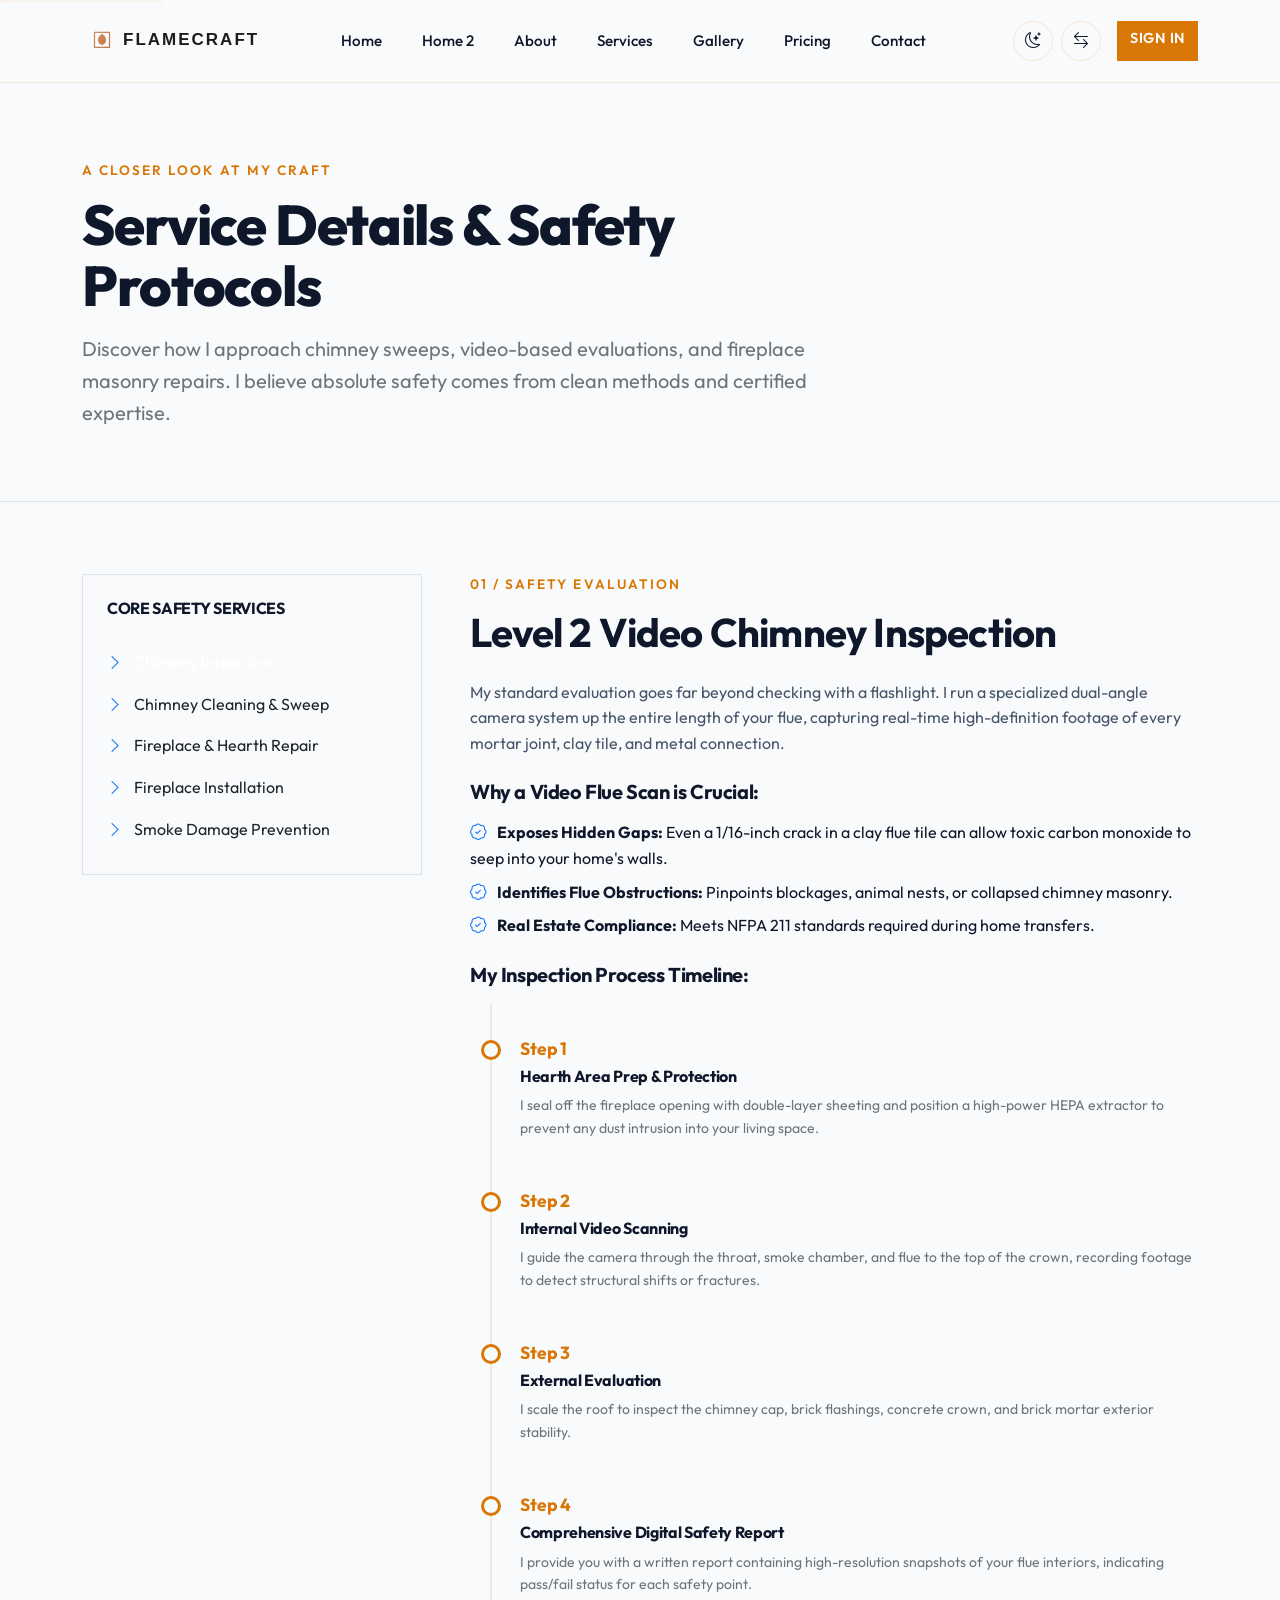
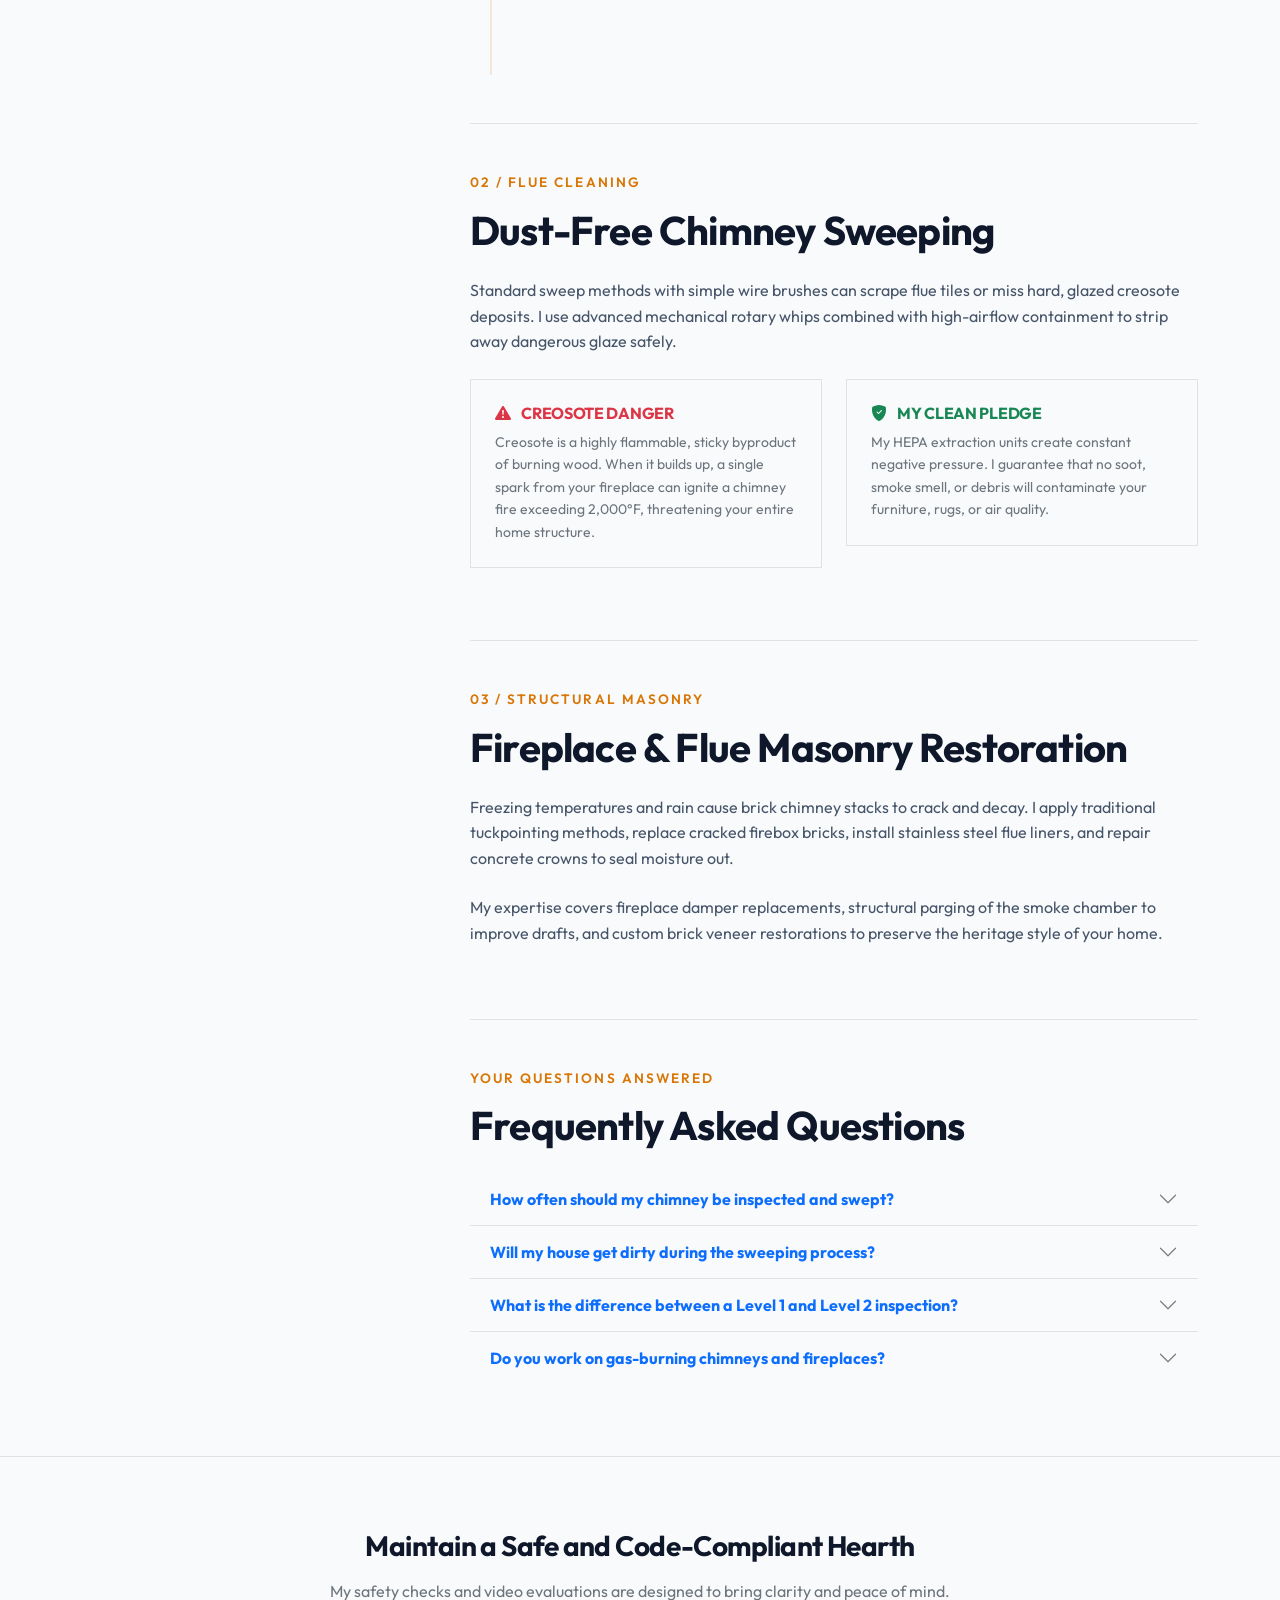
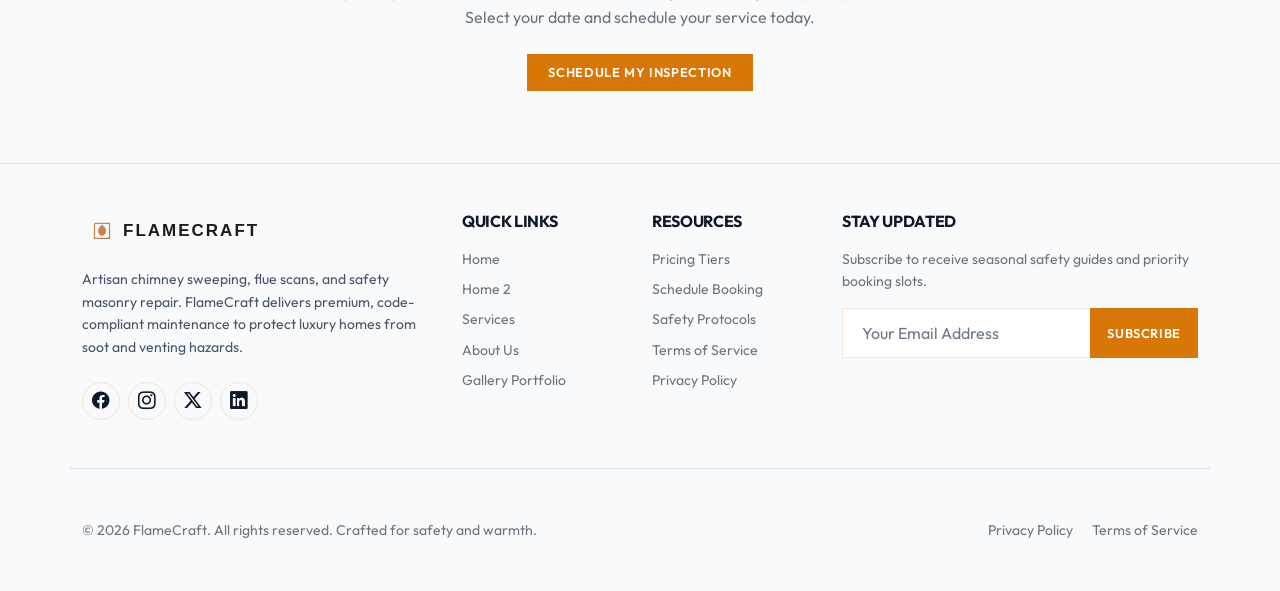
<file: service-details.html>
<!DOCTYPE html>
<html lang="en" dir="ltr">
<head>
    <meta charset="UTF-8">
    <meta name="viewport" content="width=device-width, initial-scale=1.0">
    <title>Service Details &amp; Safety Process | FlameCraft</title>
    <meta name="description" content="Read about my Level 2 video-scan chimney inspection and dust-free sweeping. Explore the exact steps I take to secure your home venting and masonry systems.">
    <meta name="robots" content="index, follow">
    
    <!-- Bootstrap 5 CSS -->
    <link href="https://cdn.jsdelivr.net/npm/bootstrap@5.3.3/dist/css/bootstrap.min.css" rel="stylesheet">
    <!-- Bootstrap Icons -->
    <link href="https://cdn.jsdelivr.net/npm/bootstrap-icons@1.11.3/font/bootstrap-icons.min.css" rel="stylesheet">
    <!-- Custom CSS -->
    <link href="assets/css/style.css" rel="stylesheet">
    <link rel="icon" href="assets/images/favicon.svg" type="image/svg+xml">
</head>
<body>

    <!-- Skip to Main Content Link -->
    <a href="#main-content" class="skip-link">Skip to main content</a>

    <!-- Sticky Navigation Header -->
    <header class="navbar navbar-expand-lg premium-nav fixed-top py-3">
        <div class="container">
            <a class="navbar-brand d-flex align-items-center" href="index.html" id="brand-logo-link">
                <img src="assets/images/logo.svg" alt="FlameCraft Logo">
            </a>
            
            <button class="navbar-toggler border-0" type="button" data-bs-toggle="collapse" data-bs-target="#premiumNavbar" aria-controls="premiumNavbar" aria-expanded="false" aria-label="Toggle navigation" id="navbar-hamburger">
                <span class="bi bi-list fs-1 text-primary"></span>
            </button>
            
            <nav class="collapse navbar-collapse" id="premiumNavbar" aria-label="Main navigation">
                <ul class="navbar-nav mx-auto mb-2 mb-lg-0 align-items-lg-center">
                    <li class="nav-item"><a class="nav-link" href="index.html" id="nav-home">Home</a></li>
                    <li class="nav-item"><a class="nav-link" href="home2.html" id="nav-home2">Home 2</a></li>
                    <li class="nav-item"><a class="nav-link" href="about.html" id="nav-about">About</a></li>
                    <li class="nav-item"><a class="nav-link" href="services.html" id="nav-services">Services</a></li>
                    <li class="nav-item"><a class="nav-link" href="gallery.html" id="nav-gallery">Gallery</a></li>
                    <li class="nav-item"><a class="nav-link" href="pricing.html" id="nav-pricing">Pricing</a></li>
                    <li class="nav-item"><a class="nav-link" href="contact.html" id="nav-contact">Contact</a></li>
                </ul>
                
                <!-- Control Toggles -->
                <div class="d-flex gap-2 mt-3 mt-lg-0 justify-content-center ms-lg-auto">
                    <button class="control-btn" id="theme-toggle" aria-label="Switch to Dark Mode">
                        <i class="bi bi-moon-stars"></i>
                    </button>
                    <button class="control-btn" id="rtl-toggle" aria-label="Switch to Right to Left Layout"><i class="bi bi-arrow-left-right"></i></button>
                    <a href="login.html" class="btn btn-premium ms-2" style="padding: 0.375rem 0.75rem; font-size: 0.9rem;" id="nav-login">Sign In</a>
                </div>
            </nav>
        </div>
    </header>

    <!-- Main Content Area -->
    <main id="main-content">
        
        <!-- Header Banner Section -->
        <section class="py-5 bg-card border-bottom" aria-label="Details Page Intro">
            <div class="container py-4">
                <div class="row align-items-center">
                    <div class="col-lg-8">
                        <span class="section-subtitle">A CLOSER LOOK AT MY CRAFT</span>
                        <h1 class="display-title mb-3">Service Details &amp; Safety Protocols</h1>
                        <p class="fs-5 mb-0 text-secondary">Discover how I approach chimney sweeps, video-based evaluations, and fireplace masonry repairs. I believe absolute safety comes from clean methods and certified expertise.</p>
                    </div>
                </div>
            </div>
        </section>

        <!-- Detailed Explanations Section -->
        <section class="py-5" aria-label="Detailed technical breakdown">
            <div class="container py-4">
                <div class="row g-5">
                    
                    <!-- Sidebar Selector -->
                    <aside class="col-lg-4 d-none d-lg-block">
                        <div class="sticky-top" style="top: 100px;">
                            <div class="border p-4 bg-card">
                                <h3 class="h6 fw-bold text-uppercase letter-spacing-1 mb-4">Core Safety Services</h3>
                                <div class="list-group list-group-flush">
                                    <a href="#inspection" class="list-group-item list-group-item-action border-0 px-0 bg-transparent py-2 active" id="aside-link-inspection"><i class="bi bi-chevron-right me-2 text-primary"></i> Chimney Inspection</a>
                                    <a href="#cleaning" class="list-group-item list-group-item-action border-0 px-0 bg-transparent py-2" id="aside-link-sweeping"><i class="bi bi-chevron-right me-2 text-primary"></i> Chimney Cleaning &amp; Sweep</a>
                                    <a href="#repair" class="list-group-item list-group-item-action border-0 px-0 bg-transparent py-2" id="aside-link-repair"><i class="bi bi-chevron-right me-2 text-primary"></i> Fireplace &amp; Hearth Repair</a>
                                    <a href="#installation" class="list-group-item list-group-item-action border-0 px-0 bg-transparent py-2" id="aside-link-installation"><i class="bi bi-chevron-right me-2 text-primary"></i> Fireplace Installation</a>
                                    <a href="#prevention" class="list-group-item list-group-item-action border-0 px-0 bg-transparent py-2" id="aside-link-prevention"><i class="bi bi-chevron-right me-2 text-primary"></i> Smoke Damage Prevention</a>
                                </div>
                            </div>
                        </div>
                    </aside>
                    
                    <!-- Detailed Content -->
                    <div class="col-lg-8">
                        
                        <!-- Service Section 1: Inspection -->
                        <div id="inspection" class="mb-5 pb-5 border-bottom scroll-reveal">
                            <span class="section-subtitle">01 / SAFETY EVALUATION</span>
                            <h2 class="display-6 fw-bold mb-4">Level 2 Video Chimney Inspection</h2>
                            <p class="mb-4">My standard evaluation goes far beyond checking with a flashlight. I run a specialized dual-angle camera system up the entire length of your flue, capturing real-time high-definition footage of every mortar joint, clay tile, and metal connection.</p>
                            
                            <h3 class="h5 fw-bold mt-4 mb-3">Why a Video Flue Scan is Crucial:</h3>
                            <ul class="list-unstyled mb-4">
                                <li class="mb-2"><i class="bi bi-patch-check text-primary me-2"></i> <strong>Exposes Hidden Gaps:</strong> Even a 1/16-inch crack in a clay flue tile can allow toxic carbon monoxide to seep into your home's walls.</li>
                                <li class="mb-2"><i class="bi bi-patch-check text-primary me-2"></i> <strong>Identifies Flue Obstructions:</strong> Pinpoints blockages, animal nests, or collapsed chimney masonry.</li>
                                <li class="mb-2"><i class="bi bi-patch-check text-primary me-2"></i> <strong>Real Estate Compliance:</strong> Meets NFPA 211 standards required during home transfers.</li>
                            </ul>
                            
                            <h3 class="h5 fw-bold mt-4 mb-3">My Inspection Process Timeline:</h3>
                            <div class="timeline">
                                <div class="timeline-item">
                                    <span class="timeline-number">Step 1</span>
                                    <h4 class="h6 fw-bold mt-1 mb-2">Hearth Area Prep &amp; Protection</h4>
                                    <p class="small text-secondary mb-0">I seal off the fireplace opening with double-layer sheeting and position a high-power HEPA extractor to prevent any dust intrusion into your living space.</p>
                                </div>
                                <div class="timeline-item">
                                    <span class="timeline-number">Step 2</span>
                                    <h4 class="h6 fw-bold mt-1 mb-2">Internal Video Scanning</h4>
                                    <p class="small text-secondary mb-0">I guide the camera through the throat, smoke chamber, and flue to the top of the crown, recording footage to detect structural shifts or fractures.</p>
                                </div>
                                <div class="timeline-item">
                                    <span class="timeline-number">Step 3</span>
                                    <h4 class="h6 fw-bold mt-1 mb-2">External Evaluation</h4>
                                    <p class="small text-secondary mb-0">I scale the roof to inspect the chimney cap, brick flashings, concrete crown, and brick mortar exterior stability.</p>
                                </div>
                                <div class="timeline-item">
                                    <span class="timeline-number">Step 4</span>
                                    <h4 class="h6 fw-bold mt-1 mb-2">Comprehensive Digital Safety Report</h4>
                                    <p class="small text-secondary mb-0">I provide you with a written report containing high-resolution snapshots of your flue interiors, indicating pass/fail status for each safety point.</p>
                                </div>
                            </div>
                        </div>

                        <!-- Service Section 2: Sweeping -->
                        <div id="cleaning" class="mb-5 pb-5 border-bottom scroll-reveal">
                            <span class="section-subtitle">02 / FLUE CLEANING</span>
                            <h2 class="display-6 fw-bold mb-4">Dust-Free Chimney Sweeping</h2>
                            <p class="mb-4">Standard sweep methods with simple wire brushes can scrape flue tiles or miss hard, glazed creosote deposits. I use advanced mechanical rotary whips combined with high-airflow containment to strip away dangerous glaze safely.</p>
                            
                            <div class="row g-4 mb-4">
                                <div class="col-md-6">
                                    <div class="p-4 border bg-card">
                                        <h4 class="h6 fw-bold text-uppercase text-danger mb-2"><i class="bi bi-exclamation-triangle-fill me-2"></i> Creosote Danger</h4>
                                        <p class="small mb-0 text-secondary">Creosote is a highly flammable, sticky byproduct of burning wood. When it builds up, a single spark from your fireplace can ignite a chimney fire exceeding 2,000°F, threatening your entire home structure.</p>
                                    </div>
                                </div>
                                <div class="col-md-6">
                                    <div class="p-4 border bg-card">
                                        <h4 class="h6 fw-bold text-uppercase text-success mb-2"><i class="bi bi-shield-fill-check me-2"></i> My Clean Pledge</h4>
                                        <p class="small mb-0 text-secondary">My HEPA extraction units create constant negative pressure. I guarantee that no soot, smoke smell, or debris will contaminate your furniture, rugs, or air quality.</p>
                                    </div>
                                </div>
                            </div>
                        </div>

                        <!-- Service Section 3: Masonry & Repair -->
                        <div id="repair" class="mb-5 pb-5 border-bottom scroll-reveal">
                            <span class="section-subtitle">03 / STRUCTURAL MASONRY</span>
                            <h2 class="display-6 fw-bold mb-4">Fireplace &amp; Flue Masonry Restoration</h2>
                            <p class="mb-4">Freezing temperatures and rain cause brick chimney stacks to crack and decay. I apply traditional tuckpointing methods, replace cracked firebox bricks, install stainless steel flue liners, and repair concrete crowns to seal moisture out.</p>
                            <p class="mb-4">My expertise covers fireplace damper replacements, structural parging of the smoke chamber to improve drafts, and custom brick veneer restorations to preserve the heritage style of your home.</p>
                        </div>

                        <!-- FAQ Section -->
                        <div class="scroll-reveal">
                            <span class="section-subtitle">YOUR QUESTIONS ANSWERED</span>
                            <h2 class="display-6 fw-bold mb-4">Frequently Asked Questions</h2>
                            
                            <div class="accordion accordion-flush" id="faqAccordion">
                                <div class="accordion-item bg-transparent">
                                    <h3 class="accordion-header">
                                        <button class="accordion-button collapsed bg-transparent text-primary fw-bold py-3" type="button" data-bs-toggle="collapse" data-bs-target="#faq-collapse-1" aria-expanded="false" aria-controls="faq-collapse-1" id="faq-btn-1">
                                            How often should my chimney be inspected and swept?
                                        </button>
                                    </h3>
                                    <div id="faq-collapse-1" class="accordion-collapse collapse" data-bs-parent="#faqAccordion">
                                        <div class="accordion-body text-secondary small py-3">
                                            The National Fire Protection Association (NFPA) Standard 211 dictates that chimneys, fireplaces, and vents should be inspected at least once a year. Sweeping should be completed whenever creosote deposits exceed 1/8-inch thickness to prevent chimney fire hazards.
                                        </div>
                                    </div>
                                </div>
                                
                                <div class="accordion-item bg-transparent">
                                    <h3 class="accordion-header">
                                        <button class="accordion-button collapsed bg-transparent text-primary fw-bold py-3" type="button" data-bs-toggle="collapse" data-bs-target="#faq-collapse-2" aria-expanded="false" aria-controls="faq-collapse-2" id="faq-btn-2">
                                            Will my house get dirty during the sweeping process?
                                        </button>
                                    </h3>
                                    <div id="faq-collapse-2" class="accordion-collapse collapse" data-bs-parent="#faqAccordion">
                                        <div class="accordion-body text-secondary small py-3">
                                            Absolutely not. I apply a strict dust containment system. By sealing the firebox opening and operating double-filter HEPA negative-pressure vacuums throughout the process, I guarantee a 100% dust-free result. Your carpets, furniture, and paint remain spotless.
                                        </div>
                                    </div>
                                </div>
                                
                                <div class="accordion-item bg-transparent">
                                    <h3 class="accordion-header">
                                        <button class="accordion-button collapsed bg-transparent text-primary fw-bold py-3" type="button" data-bs-toggle="collapse" data-bs-target="#faq-collapse-3" aria-expanded="false" aria-controls="faq-collapse-3" id="faq-btn-3">
                                            What is the difference between a Level 1 and Level 2 inspection?
                                        </button>
                                    </h3>
                                    <div id="faq-collapse-3" class="accordion-collapse collapse" data-bs-parent="#faqAccordion">
                                        <div class="accordion-body text-secondary small py-3">
                                            A Level 1 inspection is a visual check of the readily accessible portions of the chimney and fireplace. A Level 2 inspection is more detailed, utilizing specialized video cameras to scan the internal flue tiles, and is mandatory during home sales, when converting fuel types, or after operating incidents like chimney fires.
                                        </div>
                                    </div>
                                </div>
                                
                                <div class="accordion-item bg-transparent">
                                    <h3 class="accordion-header">
                                        <button class="accordion-button collapsed bg-transparent text-primary fw-bold py-3" type="button" data-bs-toggle="collapse" data-bs-target="#faq-collapse-4" aria-expanded="false" aria-controls="faq-collapse-4" id="faq-btn-4">
                                            Do you work on gas-burning chimneys and fireplaces?
                                        </button>
                                    </h3>
                                    <div id="faq-collapse-4" class="accordion-collapse collapse" data-bs-parent="#faqAccordion">
                                        <div class="accordion-body text-secondary small py-3">
                                            Yes. I am NFI Gas certified. I service, sweep, and repair gas inserts, checking pilot assemblies, clearing burner ports, verifying proper draft ventilation, and scanning gas lines for potential leaks.
                                        </div>
                                    </div>
                                </div>
                            </div>
                        </div>

                    </div>
                </div>
            </div>
        </section>

        <!-- Final Booking Bar -->
        <section class="py-5 bg-card border-top" aria-label="Book appointment section">
            <div class="container py-4 text-center">
                <h2 class="h3 fw-bold mb-3">Maintain a Safe and Code-Compliant Hearth</h2>
                <p class="col-md-7 mx-auto mb-4 text-secondary">My safety checks and video evaluations are designed to bring clarity and peace of mind. Select your date and schedule your service today.</p>
                <a href="contact.html" class="btn btn-premium" id="details-book-btn">Schedule My Inspection</a>
            </div>
        </section>

    </main>

    <!-- Footer -->
    <footer class="py-5 bg-card border-top" aria-label="Site footer">
        <div class="container">
            <div class="row g-4">
                <div class="col-lg-4 col-md-6">
                    <a class="d-flex align-items-center mb-3" href="index.html" id="footer-logo-link">
                        <img src="assets/images/logo.svg" alt="FlameCraft Logo" class="footer-logo">
                    </a>
                    <p class="small mb-4">Artisan chimney sweeping, flue scans, and safety masonry repair. FlameCraft delivers premium, code-compliant maintenance to protect luxury homes from soot and venting hazards.</p>
                    <div class="d-flex gap-2 mb-4 footer-socials">
                        <a href="https://www.facebook.com/luxechimney" class="control-btn" aria-label="Facebook" target="_blank" rel="noopener"><i class="bi bi-facebook"></i></a>
                        <a href="https://www.instagram.com/luxechimney" class="control-btn" aria-label="Instagram" target="_blank" rel="noopener"><i class="bi bi-instagram"></i></a>
                        <a href="https://twitter.com/luxechimney" class="control-btn" aria-label="Twitter" target="_blank" rel="noopener"><i class="bi bi-twitter-x"></i></a>
                        <a href="https://linkedin.com/company/luxechimney" class="control-btn" aria-label="LinkedIn" target="_blank" rel="noopener"><i class="bi bi-linkedin"></i></a>
                    </div>
                </div>
                
                <div class="col-lg-2 col-md-6 col-sm-6">
                    <h4 class="h6 fw-bold text-uppercase letter-spacing-1 mb-3">Quick Links</h4>
                    <ul class="list-unstyled small">
                        <li class="mb-2"><a href="index.html" class="text-secondary hover-primary">Home</a></li>
                        <li class="mb-2"><a href="home2.html" class="text-secondary hover-primary">Home 2</a></li>
                        <li class="mb-2"><a href="services.html" class="text-secondary hover-primary">Services</a></li>
                        <li class="mb-2"><a href="about.html" class="text-secondary hover-primary">About Us</a></li>
                        <li class="mb-2"><a href="gallery.html" class="text-secondary hover-primary">Gallery Portfolio</a></li>
                    </ul>
                </div>
                
                <div class="col-lg-2 col-md-6 col-sm-6">
                    <h4 class="h6 fw-bold text-uppercase letter-spacing-1 mb-3">Resources</h4>
                    <ul class="list-unstyled small">
                        <li class="mb-2"><a href="pricing.html" class="text-secondary hover-primary">Pricing Tiers</a></li>
                        <li class="mb-2"><a href="contact.html" class="text-secondary hover-primary">Schedule Booking</a></li>
                        <li class="mb-2"><a href="about.html" class="text-secondary hover-primary">Safety Protocols</a></li>
                        <li class="mb-2"><a href="404.html" class="text-secondary hover-primary">Terms of Service</a></li>
                        <li class="mb-2"><a href="404.html" class="text-secondary hover-primary">Privacy Policy</a></li>
                    </ul>
                </div>
                
                <div class="col-lg-4 col-md-6">
                    <h4 class="h6 fw-bold text-uppercase letter-spacing-1 mb-3">Stay Updated</h4>
                    <p class="small text-secondary mb-3">Subscribe to receive seasonal safety guides and priority booking slots.</p>
                    <form class="needs-validation-custom footer-newsletter-form" id="newsletter-form" novalidate>
                        <div class="input-group">
                            <input type="email" class="form-control premium-form-control text-start" placeholder="Your Email Address" aria-label="Your Email Address" required>
                            <button class="btn btn-premium px-3" type="submit" id="newsletter-subscribe-btn">Subscribe</button>
                        </div>
                        <div class="invalid-feedback-custom text-danger small mt-1" style="display: none;">Please enter a valid email address.</div>
                    </form>
                </div>
            </div>
            
            <div class="row pt-5 mt-4 border-top align-items-center">
                <div class="col-md-6 text-center text-md-start">
                    <p class="small text-secondary mb-0">&copy; <span id="current-year">2026</span> FlameCraft. All rights reserved. Crafted for safety and warmth.</p>
                </div>
                <div class="col-md-6 text-center text-md-end mt-2 mt-md-0">
                    <a href="404.html" class="small text-secondary me-3 hover-primary">Privacy Policy</a>
                    <a href="404.html" class="small text-secondary hover-primary">Terms of Service</a>
                </div>
            </div>
        </div>
    </footer>

    <!-- Back to Top Button -->
    <button id="back-to-top" class="back-to-top-btn" aria-label="Back to top">
        <i class="bi bi-arrow-up"></i>
    </button>

    <!-- Bootstrap 5 Bundle JS CDN -->
    <script src="https://cdn.jsdelivr.net/npm/bootstrap@5.3.3/dist/js/bootstrap.bundle.min.js"></script>
    <!-- Custom Main JS -->
    <script src="assets/js/main.js"></script>
</body>
</html>
</file>
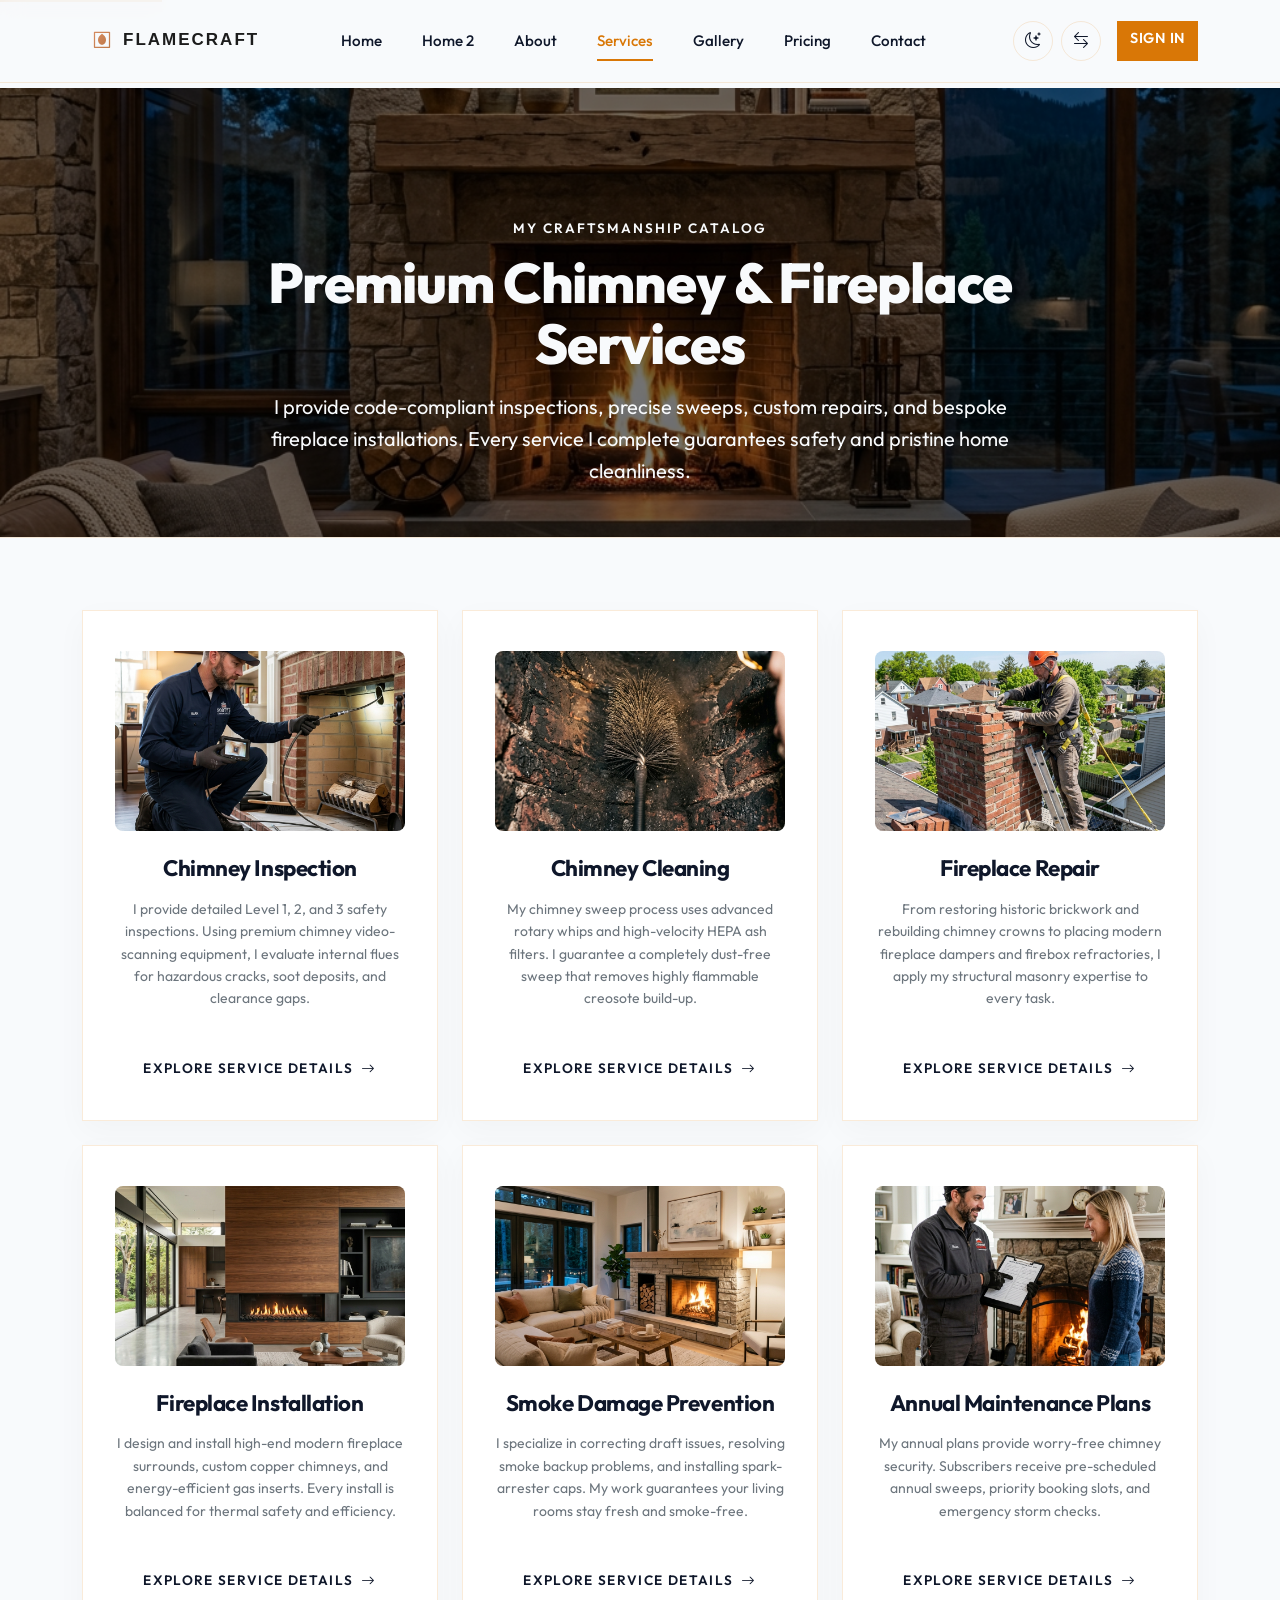
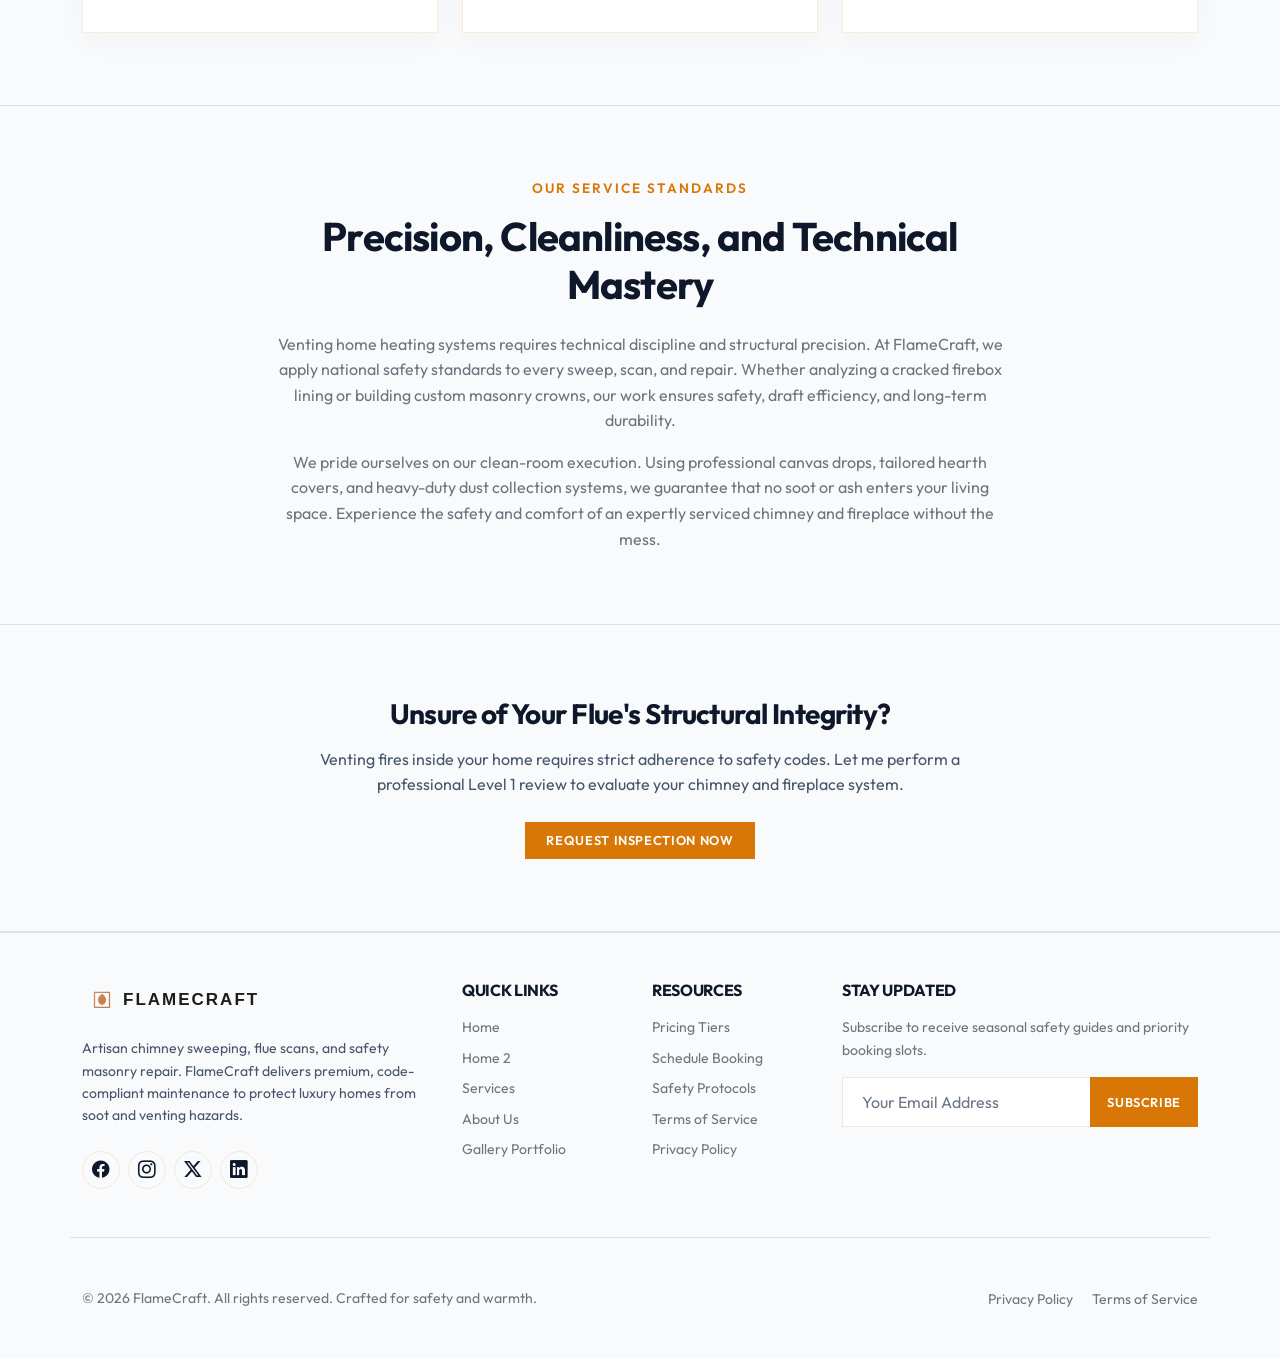
<file: services.html>
<!DOCTYPE html>
<html lang="en" dir="ltr">
<head>
    <meta charset="UTF-8">
    <meta name="viewport" content="width=device-width, initial-scale=1.0">
    <title>Chimney &amp; Fireplace Services | FlameCraft</title>
    <meta name="description" content="Explore my professional chimney inspection, dust-free sweeping, fireplace repair, smoke venting solutions, and premium installations. Underpinned by NFI and CSIA certifications.">
    <meta name="robots" content="index, follow">
    
    <!-- Bootstrap 5 CSS -->
    <link href="https://cdn.jsdelivr.net/npm/bootstrap@5.3.3/dist/css/bootstrap.min.css" rel="stylesheet">
    <!-- Bootstrap Icons -->
    <link href="https://cdn.jsdelivr.net/npm/bootstrap-icons@1.11.3/font/bootstrap-icons.min.css" rel="stylesheet">
    <!-- Custom CSS -->
    <link href="assets/css/style.css" rel="stylesheet">
    <link rel="icon" href="assets/images/favicon.svg" type="image/svg+xml">
</head>
<body>

    <!-- Skip to Main Content Link -->
    <a href="#main-content" class="skip-link">Skip to main content</a>

    <!-- Sticky Navigation Header -->
    <header class="navbar navbar-expand-lg premium-nav fixed-top py-3">
        <div class="container">
            <a class="navbar-brand d-flex align-items-center" href="index.html" id="brand-logo-link">
                <img src="assets/images/logo.svg" alt="FlameCraft Logo">
            </a>
            
            <button class="navbar-toggler border-0" type="button" data-bs-toggle="collapse" data-bs-target="#premiumNavbar" aria-controls="premiumNavbar" aria-expanded="false" aria-label="Toggle navigation" id="navbar-hamburger">
                <span class="bi bi-list fs-1 text-primary"></span>
            </button>
            
            <nav class="collapse navbar-collapse" id="premiumNavbar" aria-label="Main navigation">
                <ul class="navbar-nav mx-auto mb-2 mb-lg-0 align-items-lg-center">
                    <li class="nav-item"><a class="nav-link" href="index.html" id="nav-home">Home</a></li>
                    <li class="nav-item"><a class="nav-link" href="home2.html" id="nav-home2">Home 2</a></li>
                    <li class="nav-item"><a class="nav-link" href="about.html" id="nav-about">About</a></li>
                    <li class="nav-item"><a class="nav-link active" aria-current="page" href="services.html" id="nav-services">Services</a></li>
                    <li class="nav-item"><a class="nav-link" href="gallery.html" id="nav-gallery">Gallery</a></li>
                    <li class="nav-item"><a class="nav-link" href="pricing.html" id="nav-pricing">Pricing</a></li>
                    <li class="nav-item"><a class="nav-link" href="contact.html" id="nav-contact">Contact</a></li>
                </ul>
                
                <!-- Control Toggles -->
                <div class="d-flex gap-2 mt-3 mt-lg-0 justify-content-center ms-lg-auto">
                    <button class="control-btn" id="theme-toggle" aria-label="Switch to Dark Mode">
                        <i class="bi bi-moon-stars"></i>
                    </button>
                    <button class="control-btn" id="rtl-toggle" aria-label="Switch to Right to Left Layout"><i class="bi bi-arrow-left-right"></i></button>
                    <a href="login.html" class="btn btn-premium ms-2" style="padding: 0.375rem 0.75rem; font-size: 0.9rem;" id="nav-login">Sign In</a>
                </div>
            </nav>
        </div>
    </header>

    <!-- Main Content Area -->
    <main id="main-content">
        
        <!-- Header Banner Section -->
        <section class="hero-section-secondary" aria-label="Services Page Introduction">
            <div class="hero-overlay"></div>
            <div class="hero-image-bg" style="background-image: url('assets/images/hero_services.png');"></div>
            <div class="container hero-content text-center">
                <div class="row justify-content-center">
                    <div class="col-lg-8">
                        <span class="section-subtitle">MY CRAFTSMANSHIP CATALOG</span>
                        <h1 class="display-title mb-3">Premium Chimney &amp; Fireplace Services</h1>
                        <p class="fs-5 mb-0">I provide code-compliant inspections, precise sweeps, custom repairs, and bespoke fireplace installations. Every service I complete guarantees safety and pristine home cleanliness.</p>
                    </div>
                </div>
            </div>
        </section>

        <!-- Services Grid Section -->
        <section class="py-5" aria-label="Detailed service offerings">
            <div class="container py-4">
                <div class="row g-4">
                    
                    <!-- Service Card 1 -->
                    <div class="col-lg-4 col-md-6 scroll-reveal">
                        <div class="service-card">
                            <img src="assets/images/service_inspection.png" class="service-card-img" alt="Chimney Inspection Service">
                            <h2 class="service-card-title">Chimney Inspection</h2>
                            <p class="text-secondary small mb-4">I provide detailed Level 1, 2, and 3 safety inspections. Using premium chimney video-scanning equipment, I evaluate internal flues for hazardous cracks, soot deposits, and clearance gaps.</p>
                            <a href="service-details.html#inspection" class="service-card-cta" id="explore-inspection-details">
                                Explore Service Details <i class="bi bi-arrow-right"></i>
                            </a>
                        </div>
                    </div>
                    
                    <!-- Service Card 2 -->
                    <div class="col-lg-4 col-md-6 scroll-reveal">
                        <div class="service-card">
                            <img src="assets/images/gallery_sweeping_1.png" class="service-card-img" alt="Chimney Cleaning Service">
                            <h2 class="service-card-title">Chimney Cleaning</h2>
                            <p class="text-secondary small mb-4">My chimney sweep process uses advanced rotary whips and high-velocity HEPA ash filters. I guarantee a completely dust-free sweep that removes highly flammable creosote build-up.</p>
                            <a href="service-details.html#cleaning" class="service-card-cta" id="explore-sweeping-details">
                                Explore Service Details <i class="bi bi-arrow-right"></i>
                            </a>
                        </div>
                    </div>
                    
                    <!-- Service Card 3 -->
                    <div class="col-lg-4 col-md-6 scroll-reveal">
                        <div class="service-card">
                            <img src="assets/images/fireplace_repair.png" class="service-card-img" alt="Fireplace Repair Service">
                            <h2 class="service-card-title">Fireplace Repair</h2>
                            <p class="text-secondary small mb-4">From restoring historic brickwork and rebuilding chimney crowns to placing modern fireplace dampers and firebox refractories, I apply my structural masonry expertise to every task.</p>
                            <a href="service-details.html#repair" class="service-card-cta" id="explore-repair-details">
                                Explore Service Details <i class="bi bi-arrow-right"></i>
                            </a>
                        </div>
                    </div>
                    
                    <!-- Service Card 4 -->
                    <div class="col-lg-4 col-md-6 scroll-reveal">
                        <div class="service-card">
                            <img src="assets/images/fireplace_installation.png" class="service-card-img" alt="Fireplace Installation Service">
                            <h2 class="service-card-title">Fireplace Installation</h2>
                            <p class="text-secondary small mb-4">I design and install high-end modern fireplace surrounds, custom copper chimneys, and energy-efficient gas inserts. Every install is balanced for thermal safety and efficiency.</p>
                            <a href="service-details.html#installation" class="service-card-cta" id="explore-installation-details">
                                Explore Service Details <i class="bi bi-arrow-right"></i>
                            </a>
                        </div>
                    </div>
                    
                    <!-- Service Card 5 -->
                    <div class="col-lg-4 col-md-6 scroll-reveal">
                        <div class="service-card">
                            <img src="assets/images/service_smoke.png" class="service-card-img" alt="Smoke Damage Prevention Service">
                            <h2 class="service-card-title">Smoke Damage Prevention</h2>
                            <p class="text-secondary small mb-4">I specialize in correcting draft issues, resolving smoke backup problems, and installing spark-arrester caps. My work guarantees your living rooms stay fresh and smoke-free.</p>
                            <a href="service-details.html#prevention" class="service-card-cta" id="explore-prevention-details">
                                Explore Service Details <i class="bi bi-arrow-right"></i>
                            </a>
                        </div>
                    </div>
                    
                    <!-- Service Card 6 -->
                    <div class="col-lg-4 col-md-6 scroll-reveal">
                        <div class="service-card">
                            <img src="assets/images/service_maintenance.png" class="service-card-img" alt="Annual Maintenance Plans">
                            <h2 class="service-card-title">Annual Maintenance Plans</h2>
                            <p class="text-secondary small mb-4">My annual plans provide worry-free chimney security. Subscribers receive pre-scheduled annual sweeps, priority booking slots, and emergency storm checks.</p>
                            <a href="service-details.html#plans" class="service-card-cta" id="explore-plans-details">
                                Explore Service Details <i class="bi bi-arrow-right"></i>
                            </a>
                        </div>
                    </div>

                </div>
            </div>
        </section>

        <!-- Section: Quality Craftsmanship Standards (Text Paragraph) -->
        <section class="py-5 border-top" aria-label="Our craftsmanship standards text section">
            <div class="container py-4">
                <div class="row justify-content-center">
                    <div class="col-lg-8 text-center scroll-reveal">
                        <span class="section-subtitle">OUR SERVICE STANDARDS</span>
                        <h2 class="display-6 fw-bold mb-4">Precision, Cleanliness, and Technical Mastery</h2>
                        <p class="text-secondary mb-3">
                            Venting home heating systems requires technical discipline and structural precision. At FlameCraft, we apply national safety standards to every sweep, scan, and repair. Whether analyzing a cracked firebox lining or building custom masonry crowns, our work ensures safety, draft efficiency, and long-term durability.
                        </p>
                        <p class="text-secondary mb-0">
                            We pride ourselves on our clean-room execution. Using professional canvas drops, tailored hearth covers, and heavy-duty dust collection systems, we guarantee that no soot or ash enters your living space. Experience the safety and comfort of an expertly serviced chimney and fireplace without the mess.
                        </p>
                    </div>
                </div>
            </div>
        </section>

        <!-- Dynamic Lead Capture Callout -->
        <section class="py-5 bg-card border-top border-bottom" aria-label="Consultation Request Banner">
            <div class="container py-4 text-center scroll-reveal">
                <h2 class="h3 fw-bold mb-3">Unsure of Your Flue's Structural Integrity?</h2>
                <p class="col-md-7 mx-auto mb-4">Venting fires inside your home requires strict adherence to safety codes. Let me perform a professional Level 1 review to evaluate your chimney and fireplace system.</p>
                <a href="contact.html" class="btn btn-premium" id="services-request-consultation">Request Inspection Now</a>
            </div>
        </section>

    </main>

    <!-- Footer -->
    <footer class="py-5 bg-card border-top" aria-label="Site footer">
        <div class="container">
            <div class="row g-4">
                <div class="col-lg-4 col-md-6">
                    <a class="d-flex align-items-center mb-3" href="index.html" id="footer-logo-link">
                        <img src="assets/images/logo.svg" alt="FlameCraft Logo" class="footer-logo">
                    </a>
                    <p class="small mb-4">Artisan chimney sweeping, flue scans, and safety masonry repair. FlameCraft delivers premium, code-compliant maintenance to protect luxury homes from soot and venting hazards.</p>
                    <div class="d-flex gap-2 mb-4 footer-socials">
                        <a href="https://www.facebook.com/luxechimney" class="control-btn" aria-label="Facebook" target="_blank" rel="noopener"><i class="bi bi-facebook"></i></a>
                        <a href="https://www.instagram.com/luxechimney" class="control-btn" aria-label="Instagram" target="_blank" rel="noopener"><i class="bi bi-instagram"></i></a>
                        <a href="https://twitter.com/luxechimney" class="control-btn" aria-label="Twitter" target="_blank" rel="noopener"><i class="bi bi-twitter-x"></i></a>
                        <a href="https://linkedin.com/company/luxechimney" class="control-btn" aria-label="LinkedIn" target="_blank" rel="noopener"><i class="bi bi-linkedin"></i></a>
                    </div>
                </div>
                
                <div class="col-lg-2 col-md-6 col-sm-6">
                    <h4 class="h6 fw-bold text-uppercase letter-spacing-1 mb-3">Quick Links</h4>
                    <ul class="list-unstyled small">
                        <li class="mb-2"><a href="index.html" class="text-secondary hover-primary">Home</a></li>
                        <li class="mb-2"><a href="home2.html" class="text-secondary hover-primary">Home 2</a></li>
                        <li class="mb-2"><a href="services.html" class="text-secondary hover-primary">Services</a></li>
                        <li class="mb-2"><a href="about.html" class="text-secondary hover-primary">About Us</a></li>
                        <li class="mb-2"><a href="gallery.html" class="text-secondary hover-primary">Gallery Portfolio</a></li>
                    </ul>
                </div>
                
                <div class="col-lg-2 col-md-6 col-sm-6">
                    <h4 class="h6 fw-bold text-uppercase letter-spacing-1 mb-3">Resources</h4>
                    <ul class="list-unstyled small">
                        <li class="mb-2"><a href="pricing.html" class="text-secondary hover-primary">Pricing Tiers</a></li>
                        <li class="mb-2"><a href="contact.html" class="text-secondary hover-primary">Schedule Booking</a></li>
                        <li class="mb-2"><a href="about.html" class="text-secondary hover-primary">Safety Protocols</a></li>
                        <li class="mb-2"><a href="404.html" class="text-secondary hover-primary">Terms of Service</a></li>
                        <li class="mb-2"><a href="404.html" class="text-secondary hover-primary">Privacy Policy</a></li>
                    </ul>
                </div>
                
                <div class="col-lg-4 col-md-6">
                    <h4 class="h6 fw-bold text-uppercase letter-spacing-1 mb-3">Stay Updated</h4>
                    <p class="small text-secondary mb-3">Subscribe to receive seasonal safety guides and priority booking slots.</p>
                    <form class="needs-validation-custom footer-newsletter-form" id="newsletter-form" novalidate>
                        <div class="input-group">
                            <input type="email" class="form-control premium-form-control text-start" placeholder="Your Email Address" aria-label="Your Email Address" required>
                            <button class="btn btn-premium px-3" type="submit" id="newsletter-subscribe-btn">Subscribe</button>
                        </div>
                        <div class="invalid-feedback-custom text-danger small mt-1" style="display: none;">Please enter a valid email address.</div>
                    </form>
                </div>
            </div>
            
            <div class="row pt-5 mt-4 border-top align-items-center">
                <div class="col-md-6 text-center text-md-start">
                    <p class="small text-secondary mb-0">&copy; <span id="current-year">2026</span> FlameCraft. All rights reserved. Crafted for safety and warmth.</p>
                </div>
                <div class="col-md-6 text-center text-md-end mt-2 mt-md-0">
                    <a href="404.html" class="small text-secondary me-3 hover-primary">Privacy Policy</a>
                    <a href="404.html" class="small text-secondary hover-primary">Terms of Service</a>
                </div>
            </div>
        </div>
    </footer>

    <!-- Back to Top Button -->
    <button id="back-to-top" class="back-to-top-btn" aria-label="Back to top">
        <i class="bi bi-arrow-up"></i>
    </button>

    <!-- Bootstrap 5 Bundle JS CDN -->
    <script src="https://cdn.jsdelivr.net/npm/bootstrap@5.3.3/dist/js/bootstrap.bundle.min.js"></script>
    <!-- Custom Main JS -->
    <script src="assets/js/main.js"></script>
</body>
</html>
</file>
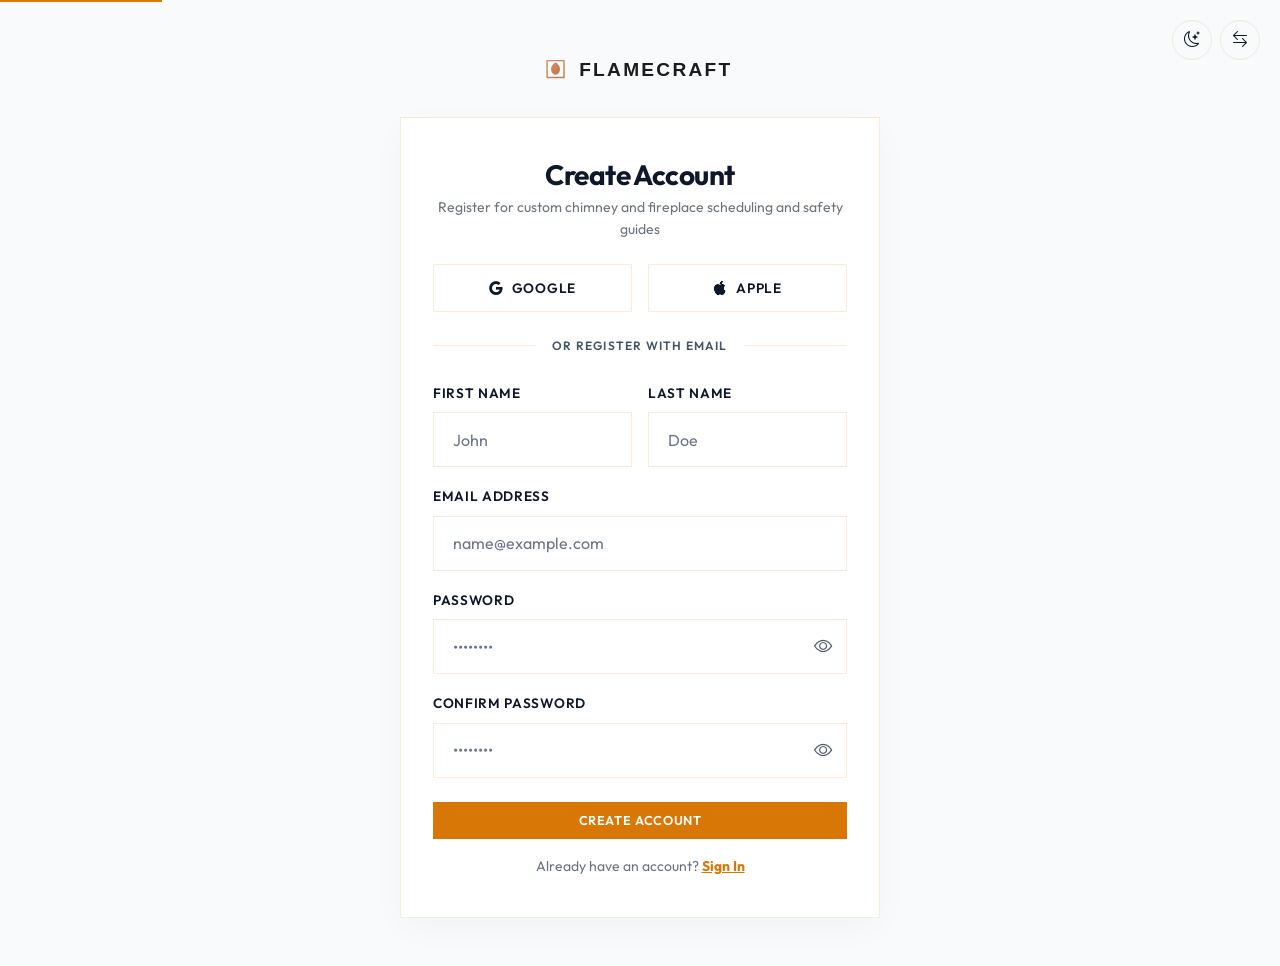
<file: signup.html>
<!DOCTYPE html>
<html lang="en" dir="ltr">
<head>
    <meta charset="UTF-8">
    <meta name="viewport" content="width=device-width, initial-scale=1.0">
    <title>Create Account | FlameCraft</title>
    <meta name="description" content="Create a FlameCraft account to request seasonal inspections, book priority safety sweeps, and manage your luxury fireplace masonry maintenance.">
    <meta name="robots" content="noindex, follow">
    
    <!-- Bootstrap 5 CSS -->
    <link href="https://cdn.jsdelivr.net/npm/bootstrap@5.3.3/dist/css/bootstrap.min.css" rel="stylesheet">
    <!-- Bootstrap Icons -->
    <link href="https://cdn.jsdelivr.net/npm/bootstrap-icons@1.11.3/font/bootstrap-icons.min.css" rel="stylesheet">
    <!-- Custom CSS -->
    <link href="assets/css/style.css" rel="stylesheet">
    <link rel="icon" href="assets/images/favicon.svg" type="image/svg+xml">
</head>
<body class="auth-page">

    <!-- Skip to Main Content Link -->
    <a href="#main-content" class="skip-link">Skip to main content</a>

    <!-- Top Right Controls (Theme and RTL) -->
    <div class="auth-controls-container">
        <button class="control-btn" id="theme-toggle" aria-label="Switch to Dark Mode">
            <i class="bi bi-moon-stars"></i>
        </button>
        <button class="control-btn" id="rtl-toggle" aria-label="Switch to Right to Left Layout"><i class="bi bi-arrow-left-right"></i></button>
    </div>

    <!-- Centered Form Container -->
    <main id="main-content" class="d-flex flex-column align-items-center justify-content-center min-vh-100 py-5 px-3">
        
        <!-- Logo -->
        <div class="mb-4 text-center">
            <a href="index.html" id="brand-logo-link">
                <img src="assets/images/logo.svg" alt="FlameCraft Logo" style="height: 45px;">
            </a>
        </div>

        <!-- Auth Card -->
        <div class="auth-card">
            <h1 class="h3 fw-bold mb-1 text-center">Create Account</h1>
            <p class="small text-secondary text-center mb-4">Register for custom chimney and fireplace scheduling and safety guides</p>
            
            <!-- Social Logins -->
            <div class="d-flex flex-column flex-sm-row gap-3 mb-4">
                <button type="button" class="btn btn-social w-100" id="google-signup">
                    <i class="bi bi-google"></i> Google
                </button>
                <button type="button" class="btn btn-social w-100" id="apple-signup">
                    <i class="bi bi-apple"></i> Apple
                </button>
            </div>

            <!-- Divider -->
            <div class="divider-container">
                <span class="divider-text">Or register with email</span>
            </div>

            <!-- Signup Form -->
            <form id="signupForm" class="needs-validation-custom" novalidate aria-label="Registration form">
                
                <!-- Name Fields (Row) -->
                <div class="row g-3 mb-3">
                    <div class="col-sm-6 text-start">
                        <label for="first-name" class="form-label">First Name</label>
                        <input type="text" class="form-control premium-form-control text-start" id="first-name" placeholder="John" required>
                        <div class="invalid-feedback-custom text-danger small mt-1" style="display: none;">First name is required.</div>
                    </div>
                    <div class="col-sm-6 text-start">
                        <label for="last-name" class="form-label">Last Name</label>
                        <input type="text" class="form-control premium-form-control text-start" id="last-name" placeholder="Doe" required>
                        <div class="invalid-feedback-custom text-danger small mt-1" style="display: none;">Last name is required.</div>
                    </div>
                </div>

                <!-- Email Field -->
                <div class="mb-3 text-start">
                    <label for="email" class="form-label">Email Address</label>
                    <input type="email" class="form-control premium-form-control text-start" id="email" placeholder="name@example.com" required>
                    <div class="invalid-feedback-custom text-danger small mt-1" style="display: none;">Please enter a valid email address.</div>
                </div>

                <!-- Password Field -->
                <div class="mb-3 text-start">
                    <label for="password" class="form-label">Password</label>
                    <div class="password-wrapper">
                        <input type="password" class="form-control premium-form-control text-start pe-5" id="password" placeholder="••••••••" required>
                        <button type="button" class="password-toggle-btn" id="password-toggle" aria-label="Show password">
                            <i class="bi bi-eye"></i>
                        </button>
                    </div>
                    <div class="invalid-feedback-custom text-danger small mt-1" style="display: none;">Password must be at least 6 characters.</div>
                </div>

                <!-- Confirm Password Field -->
                <div class="mb-4 text-start">
                    <label for="confirm-password" class="form-label">Confirm Password</label>
                    <div class="password-wrapper">
                        <input type="password" class="form-control premium-form-control text-start pe-5" id="confirm-password" placeholder="••••••••" required>
                        <button type="button" class="password-toggle-btn" id="confirm-password-toggle" aria-label="Show confirm password">
                            <i class="bi bi-eye"></i>
                        </button>
                    </div>
                    <div class="invalid-feedback-custom text-danger small mt-1" style="display: none;">Passwords must match.</div>
                </div>

                <!-- Signup Button -->
                <button type="submit" class="btn btn-premium w-100 mb-3" id="btn-signup">Create Account</button>
                
                <!-- Login Link -->
                <p class="small text-secondary text-center mb-0">
                    Already have an account? <a href="login.html" class="fw-bold text-decoration-underline" id="login-link">Sign In</a>
                </p>
            </form>
        </div>


    </main>

    <!-- Bootstrap 5 Bundle JS CDN -->
    <script src="https://cdn.jsdelivr.net/npm/bootstrap@5.3.3/dist/js/bootstrap.bundle.min.js"></script>
    <!-- Custom Main JS -->
    <script src="assets/js/main.js"></script>

    <!-- Page Specific Script for Toggle Password & Custom Validation -->
    <script>
        document.addEventListener('DOMContentLoaded', () => {
            // Password toggle logic for main password field
            const passwordField = document.getElementById('password');
            const toggleButton = document.getElementById('password-toggle');
            const toggleIcon = toggleButton.querySelector('i');

            toggleButton.addEventListener('click', () => {
                const isPassword = passwordField.type === 'password';
                passwordField.type = isPassword ? 'text' : 'password';
                toggleIcon.className = isPassword ? 'bi bi-eye-slash' : 'bi bi-eye';
                toggleButton.setAttribute('aria-label', isPassword ? 'Hide password' : 'Show password');
            });

            // Password toggle logic for confirm password field
            const confirmPasswordField = document.getElementById('confirm-password');
            const toggleConfirmButton = document.getElementById('confirm-password-toggle');
            const toggleConfirmIcon = toggleConfirmButton.querySelector('i');

            toggleConfirmButton.addEventListener('click', () => {
                const isPassword = confirmPasswordField.type === 'password';
                confirmPasswordField.type = isPassword ? 'text' : 'password';
                toggleConfirmIcon.className = isPassword ? 'bi bi-eye-slash' : 'bi bi-eye';
                toggleConfirmButton.setAttribute('aria-label', isPassword ? 'Hide confirm password' : 'Show confirm password');
            });

            // Handle validation custom UI behavior
            const form = document.getElementById('signupForm');
            const inputs = form.querySelectorAll('input[required]');

            // Real-time error hiding
            inputs.forEach(input => {
                input.addEventListener('input', () => {
                    if (input.classList.contains('is-invalid')) {
                        input.classList.remove('is-invalid');
                        // Find closest container containing error feedback
                        const mbDiv = input.closest('.col-sm-6') || input.closest('.mb-3') || input.closest('.mb-4');
                        const feedback = mbDiv.querySelector('.invalid-feedback-custom');
                        if (feedback) feedback.style.display = 'none';
                    }
                });
            });

            form.addEventListener('submit', (e) => {
                e.preventDefault();
                e.stopPropagation();

                let isValid = true;
                
                // Validate First Name
                const firstNameInput = document.getElementById('first-name');
                const firstNameFeedback = firstNameInput.closest('.col-sm-6').querySelector('.invalid-feedback-custom');
                if (!firstNameInput.value.trim()) {
                    firstNameInput.classList.add('is-invalid');
                    firstNameFeedback.style.display = 'block';
                    isValid = false;
                } else {
                    firstNameInput.classList.remove('is-invalid');
                    firstNameInput.classList.add('is-valid');
                    firstNameFeedback.style.display = 'none';
                }

                // Validate Last Name
                const lastNameInput = document.getElementById('last-name');
                const lastNameFeedback = lastNameInput.closest('.col-sm-6').querySelector('.invalid-feedback-custom');
                if (!lastNameInput.value.trim()) {
                    lastNameInput.classList.add('is-invalid');
                    lastNameFeedback.style.display = 'block';
                    isValid = false;
                } else {
                    lastNameInput.classList.remove('is-invalid');
                    lastNameInput.classList.add('is-valid');
                    lastNameFeedback.style.display = 'none';
                }

                // Validate Email
                const emailInput = document.getElementById('email');
                const emailFeedback = emailInput.closest('.mb-3').querySelector('.invalid-feedback-custom');
                const emailRegex = /^[^\s@]+@[^\s@]+\.[^\s@]+$/;
                if (!emailInput.value.trim() || !emailRegex.test(emailInput.value.trim())) {
                    emailInput.classList.add('is-invalid');
                    emailFeedback.style.display = 'block';
                    isValid = false;
                } else {
                    emailInput.classList.remove('is-invalid');
                    emailInput.classList.add('is-valid');
                    emailFeedback.style.display = 'none';
                }

                // Validate Password
                const passInput = document.getElementById('password');
                const passFeedback = passInput.closest('.mb-3').querySelector('.invalid-feedback-custom');
                if (passInput.value.length < 6) {
                    passInput.classList.add('is-invalid');
                    passFeedback.style.display = 'block';
                    isValid = false;
                } else {
                    passInput.classList.remove('is-invalid');
                    passInput.classList.add('is-valid');
                    passFeedback.style.display = 'none';
                }

                // Validate Confirm Password
                const confirmInput = document.getElementById('confirm-password');
                const confirmFeedback = confirmInput.closest('.mb-4').querySelector('.invalid-feedback-custom');
                if (confirmInput.value !== passInput.value) {
                    confirmInput.classList.add('is-invalid');
                    confirmFeedback.style.display = 'block';
                    isValid = false;
                } else {
                    confirmInput.classList.remove('is-invalid');
                    confirmInput.classList.add('is-valid');
                    confirmFeedback.style.display = 'none';
                }

                if (isValid) {
                    const btn = document.getElementById('btn-signup');
                    const originalText = btn.textContent;
                    btn.disabled = true;
                    btn.innerHTML = '<span class="spinner-border spinner-border-sm me-2" role="status" aria-hidden="true"></span>CREATING ACCOUNT...';

                    setTimeout(() => {
                        btn.textContent = 'ACCOUNT CREATED';
                        btn.className = 'btn btn-success w-100 mb-3 rounded-0';
                        
                        // Create success toast/alert
                        const successAlert = document.createElement('div');
                        successAlert.className = 'alert alert-success mt-3 border-0 rounded-0 text-center';
                        successAlert.style.borderLeft = '3px solid var(--secondary-color)';
                        successAlert.innerHTML = `
                            <h5 class="fw-bold text-success mb-1">Registration Complete!</h5>
                            <p class="small mb-0 text-secondary">Thank you. Redirecting to login...</p>
                        `;
                        form.appendChild(successAlert);

                        setTimeout(() => {
                            window.location.href = 'login.html';
                        }, 1500);
                    }, 1500);
                }
            });
        });
    </script>
</body>
</html>
</file>
<file: assets/css/style.css>
@import url('https://fonts.googleapis.com/css2?family=Outfit:wght@300;400;500;600;700;800&display=swap');

:root {
    /* Color System */
    --primary-color: #111827;
    --secondary-color: #D97706;
    --secondary-hover: #B45309;
    --copper-glow: rgba(217, 119, 6, 0.15);
    
    /* Light Mode */
    --bg-main: #F8FAFC;
    --bg-card: #FFFFFF;
    --bg-nav: rgba(248, 250, 252, 0.9);
    --text-primary: #0F172A;
    --text-secondary: #475569;
    --border-color: rgba(217, 119, 6, 0.15);
    --input-bg: #FFFFFF;
    --tag-bg: #FEF3C7;
    --shadow: 0 10px 30px rgba(0, 0, 0, 0.03);
    
    /* Transitions */
    --transition-smooth: all 0.4s cubic-bezier(0.16, 1, 0.3, 1);
    --font-family: 'Outfit', sans-serif;
}

/* Dark Mode Variables Override */
body.dark-mode {
    --bg-main: #000000;
    --bg-card: #111111;
    --bg-nav: rgba(0, 0, 0, 0.9);
    --text-primary: #F8FAFC;
    --text-secondary: #94A3B8;
    --border-color: rgba(217, 119, 6, 0.25);
    --input-bg: #334155;
    --tag-bg: #451A03;
    --shadow: 0 10px 30px rgba(0, 0, 0, 0.3);
}

/* Global Reset & Base Styling */
* {
    margin: 0;
    padding: 0;
    box-sizing: border-box;
}

body {
    font-family: var(--font-family);
    background-color: var(--bg-main);
    color: var(--text-primary);
    line-height: 1.6;
    overflow-x: hidden;
    transition: var(--transition-smooth);
    padding-top: 88px; /* Offset for fixed header */
}
@media (max-width: 1024px) {
    body {
        padding-top: 72px; /* Offset for fixed header on mobile/tablet */
    }
}
body.auth-page {
    padding-top: 0 !important;
}

h1, h2, h3, h4, h5, h6 {
    font-weight: 700;
    letter-spacing: -0.02em;
    color: var(--text-primary);
}

p {
    color: var(--text-secondary);
}

a {
    color: var(--secondary-color);
    text-decoration: none;
    transition: var(--transition-smooth);
}
a:hover {
    color: var(--secondary-hover);
}

/* Custom Scrollbar */
::-webkit-scrollbar {
    width: 8px;
}
::-webkit-scrollbar-track {
    background: var(--bg-main);
}
::-webkit-scrollbar-thumb {
    background: var(--secondary-color);
    border-radius: 4px;
}
::-webkit-scrollbar-thumb:hover {
    background: var(--secondary-hover);
}

/* Base Accessibility Features */
*:focus-visible {
    outline: 2px solid var(--secondary-color);
    outline-offset: 4px;
}

.skip-link {
    position: absolute;
    top: -40px;
    left: 0;
    background: var(--secondary-color);
    color: white;
    padding: 8px;
    z-index: 100;
    transition: top 0.2s;
}
.skip-link:focus {
    top: 0;
}

/* Premium Typography Rules */
.display-title {
    font-size: 3.5rem;
    font-weight: 800;
    line-height: 1.1;
}

.section-subtitle {
    text-transform: uppercase;
    font-size: 0.85rem;
    letter-spacing: 0.15em;
    font-weight: 600;
    color: var(--secondary-color);
    margin-bottom: 0.75rem;
    display: block;
}

/* Floating Navigation Header */
.premium-nav {
    position: fixed !important;
    top: 0;
    left: 0;
    right: 0;
    background-color: var(--bg-nav);
    backdrop-filter: blur(12px);
    -webkit-backdrop-filter: blur(12px);
    border-bottom: 1px solid var(--border-color);
    transition: var(--transition-smooth);
    z-index: 1030;
}
.premium-nav.scrolled {
    padding-top: 0.5rem !important;
    padding-bottom: 0.5rem !important;
    box-shadow: var(--shadow);
}

.navbar-brand img {
    height: 40px;
    transition: var(--transition-smooth);
}

body.dark-mode .navbar-brand img,
body.dark-mode .footer-logo,
body.dark-mode #brand-logo-link img {
    content: url('../images/logo-dark.svg');
}

.nav-link {
    font-size: 0.95rem;
    font-weight: 500;
    color: var(--text-primary) !important;
    padding: 0.5rem 1.25rem !important;
    position: relative;
    transition: var(--transition-smooth);
}
.nav-link:hover,
.nav-link.active {
    color: var(--secondary-color) !important;
}
.nav-link::after {
    content: '';
    position: absolute;
    width: 0;
    height: 2px;
    bottom: 0;
    left: 1.25rem;
    background-color: var(--secondary-color);
    transition: var(--transition-smooth);
}
.nav-link:hover::after,
.nav-link.active::after {
    width: calc(100% - 2.5rem);
}

/* Control Buttons (Dark/RTL Mode) */
.control-btn {
    background: transparent;
    border: 1px solid var(--border-color);
    color: var(--text-primary);
    width: 40px;
    height: 40px;
    border-radius: 50%;
    display: flex;
    align-items: center;
    justify-content: center;
    cursor: pointer;
    transition: var(--transition-smooth);
}
.control-btn:hover {
    border-color: var(--secondary-color);
    color: var(--secondary-color);
    background-color: rgba(192, 122, 74, 0.05);
}

/* Premium Buttons */
.btn-premium {
    background-color: var(--secondary-color);
    color: #FFFFFF !important;
    font-size: 0.8rem;
    font-weight: 600;
    text-transform: uppercase;
    letter-spacing: 0.05em;
    padding: 0.5rem 1.25rem;
    border: 1px solid var(--secondary-color);
    border-radius: 0;
    position: relative;
    overflow: hidden;
    z-index: 1;
    transition: var(--transition-smooth);
}
.btn-premium::before {
    content: '';
    position: absolute;
    top: 0;
    left: 0;
    width: 0%;
    height: 100%;
    background-color: var(--primary-color);
    z-index: -1;
    transition: var(--transition-smooth);
}
body.dark-mode .btn-premium::before {
    background-color: #FFFFFF;
}
.btn-premium:hover {
    border-color: var(--primary-color);
}
body.dark-mode .btn-premium:hover {
    border-color: #FFFFFF;
    color: #0E0E0E !important;
}
.btn-premium:hover::before {
    width: 100%;
}

.btn-premium-outline {
    background-color: transparent;
    color: var(--text-primary) !important;
    font-size: 0.8rem;
    font-weight: 600;
    text-transform: uppercase;
    letter-spacing: 0.05em;
    padding: 0.5rem 1.25rem;
    border: 1px solid var(--text-primary);
    border-radius: 0;
    transition: var(--transition-smooth);
}
.btn-premium-outline:hover {
    background-color: var(--text-primary);
    color: var(--bg-main) !important;
}

/* Hero Section */
.hero-section {
    position: relative;
    min-height: 95vh;
    display: flex;
    align-items: center;
    overflow: hidden;
    padding-top: 100px;
}
.hero-section-secondary {
    position: relative;
    min-height: 50vh;
    display: flex;
    align-items: center;
    overflow: hidden;
    padding-top: 80px;
    border-bottom: 1px solid var(--border-color);
}
.hero-section-secondary .hero-content {
    padding: 3rem 0;
    position: relative;
    z-index: 2;
}
.hero-overlay {
    position: absolute;
    top: 0;
    left: 0;
    width: 100%;
    height: 100%;
    background: rgba(0, 0, 0, 0.55);
    z-index: 1;
    transition: var(--transition-smooth);
}
body.dark-mode .hero-overlay {
    background: rgba(0, 0, 0, 0.75);
}
.hero-content h1, 
.hero-content h2, 
.hero-content p, 
.hero-content span {
    color: #F8FAFC !important;
}
.hero-image-bg {
    position: absolute;
    top: 0;
    right: 0;
    width: 100%;
    height: 100%;
    background-size: cover;
    background-position: center;
    z-index: 0;
}
.hero-content {
    position: relative;
    z-index: 2;
}

/* Trust Badges */
.trust-badge-card {
    background: var(--bg-card);
    border: 1px solid var(--border-color);
    padding: 1.5rem;
    text-align: center;
    transition: var(--transition-smooth);
    box-shadow: var(--shadow);
    height: 100%;
    display: flex;
    flex-direction: column;
    justify-content: center;
}
.trust-badge-card:hover {
    transform: translateY(-5px);
    border-color: var(--secondary-color);
}
.trust-badge-icon {
    font-size: 2.25rem;
    color: var(--secondary-color);
    margin-bottom: 0.75rem;
}
.trust-badge-img {
    height: 70px;
    width: auto;
    object-fit: contain;
    margin: 0 auto 1rem auto;
    transition: var(--transition-smooth);
}
.trust-badge-card:hover .trust-badge-img {
    transform: scale(1.08);
}

/* Safety highlights section */
.safety-highlight-card {
    border-left: 3px solid var(--secondary-color);
    padding-left: 1.5rem;
    margin-bottom: 2rem;
    transition: var(--transition-smooth);
}
.safety-highlight-card:hover {
    transform: translateX(5px);
    background-color: rgba(192, 122, 74, 0.03);
    border-radius: 0 8px 8px 0;
}

/* Service Card Components */
.service-card {
    background: var(--bg-card);
    border: 1px solid var(--border-color);
    padding: 2.5rem 2rem;
    height: 100%;
    display: flex;
    flex-direction: column;
    align-items: center;
    text-align: center;
    box-shadow: var(--shadow);
    transition: var(--transition-smooth);
}
.service-card:hover {
    transform: translateY(-8px);
    border-color: var(--secondary-color);
    box-shadow: 0 20px 40px rgba(192, 122, 74, 0.08);
}
.service-card-icon {
    font-size: 2.5rem;
    color: var(--secondary-color);
    margin-bottom: 1.5rem;
}
.service-card-img {
    width: 100%;
    height: 180px;
    object-fit: cover;
    border-radius: 8px;
    margin-bottom: 1.5rem;
}
.service-card-title {
    font-size: 1.4rem;
    font-weight: 700;
    margin-bottom: 1rem;
}
.service-card-cta {
    margin-top: auto;
    font-size: 0.85rem;
    font-weight: 600;
    text-transform: uppercase;
    letter-spacing: 0.1em;
    color: var(--text-primary);
    display: inline-flex;
    align-items: center;
    gap: 0.5rem;
    padding-top: 1.5rem;
}
.service-card-cta i {
    transition: var(--transition-smooth);
}
.service-card:hover .service-card-cta i {
    transform: translateX(5px);
}

/* Before / After Slider Component */
.ba-slider-container {
    position: relative;
    width: 100%;
    height: 450px;
    overflow: hidden;
    box-shadow: var(--shadow);
    border: 1px solid var(--border-color);
}
.ba-image {
    position: absolute;
    top: 0;
    left: 0;
    width: 100%;
    height: 100%;
    background-size: cover;
    background-position: center;
    pointer-events: none;
}
.ba-before {
    z-index: 1;
}
.ba-after {
    z-index: 2;
    width: 50%; /* JS will control this */
    border-right: 2px solid var(--secondary-color);
}
.ba-slider-label {
    position: absolute;
    bottom: 20px;
    padding: 6px 12px;
    background: rgba(0, 0, 0, 0.7);
    color: white;
    font-size: 0.75rem;
    font-weight: 600;
    text-transform: uppercase;
    letter-spacing: 0.1em;
    z-index: 3;
    pointer-events: none;
    white-space: nowrap;
}
.ba-slider-label.before-label {
    right: 20px;
}
.ba-slider-label.after-label {
    right: 20px;
}
.ba-handle {
    position: absolute;
    top: 0;
    left: 50%; /* JS will control this */
    width: 40px;
    height: 100%;
    margin-left: -20px;
    z-index: 4;
    cursor: ew-resize;
    display: flex;
    align-items: center;
    justify-content: center;
}
.ba-handle-button {
    width: 40px;
    height: 40px;
    border-radius: 50%;
    background: var(--secondary-color);
    border: 3px solid #FFFFFF;
    box-shadow: 0 4px 10px rgba(0, 0, 0, 0.3);
    color: white;
    display: flex;
    align-items: center;
    justify-content: center;
    font-size: 0.8rem;
}

/* Timeline component */
.timeline {
    position: relative;
    padding: 2rem 0;
}
.timeline::before {
    content: '';
    position: absolute;
    top: 0;
    left: 20px;
    height: 100%;
    width: 2px;
    background-color: var(--border-color);
}
.timeline-item {
    position: relative;
    padding-left: 50px;
    margin-bottom: 3rem;
}
.timeline-item::before {
    content: '';
    position: absolute;
    left: 11px;
    top: 5px;
    width: 20px;
    height: 20px;
    border-radius: 50%;
    background-color: var(--bg-main);
    border: 3px solid var(--secondary-color);
    z-index: 2;
}
.timeline-number {
    font-size: 1.1rem;
    font-weight: 700;
    color: var(--secondary-color);
}

/* Premium Pricing Cards */
.pricing-card {
    background: var(--bg-card);
    border: 1px solid var(--border-color);
    padding: 3rem 2rem;
    position: relative;
    transition: var(--transition-smooth);
    box-shadow: var(--shadow);
    height: 100%;
    display: flex;
    flex-direction: column;
}
.pricing-card.popular {
    border: 2px solid var(--secondary-color);
}
.pricing-card.popular::after {
    content: 'RECOMMENDED';
    position: absolute;
    top: 0;
    left: 50%;
    transform: translate(-50%, -50%);
    background: var(--secondary-color);
    color: #FFFFFF;
    font-size: 0.7rem;
    font-weight: 700;
    letter-spacing: 0.1em;
    padding: 4px 12px;
    white-space: nowrap;
}
.pricing-card:hover {
    transform: translateY(-8px);
    box-shadow: 0 20px 40px rgba(192, 122, 74, 0.08);
    border-color: var(--secondary-color);
}
.pricing-price {
    font-size: 3rem;
    font-weight: 800;
    line-height: 1;
    margin: 1.5rem 0;
    color: var(--text-primary);
}
.pricing-price span {
    font-size: 1rem;
    font-weight: 500;
    color: var(--text-secondary);
}
.pricing-features {
    list-style: none;
    padding: 0;
    margin: 2rem 0;
}
.pricing-features li {
    padding: 0.6rem 0;
    color: var(--text-secondary);
    display: flex;
    align-items: center;
    gap: 0.75rem;
}
.pricing-features li i {
    color: var(--secondary-color);
}

/* Dark mode: fix strikethrough (not-included) feature items visibility */
body.dark-mode .pricing-features li.text-decoration-line-through,
body.dark-mode .pricing-features li.text-muted {
    color: #666666 !important;
}
body.dark-mode .pricing-features li.text-decoration-line-through i,
body.dark-mode .pricing-features li.text-muted i {
    color: #666666 !important;
}

/* Custom Testimonial Slider */
.testimonial-card {
    background: var(--bg-card);
    border: 1px solid var(--border-color);
    padding: 3rem;
    box-shadow: var(--shadow);
    transition: var(--transition-smooth);
}
.testimonial-card:hover {
    transform: translateY(-5px);
    border-color: var(--secondary-color);
    box-shadow: 0 15px 35px rgba(192, 122, 74, 0.08);
}
.star-rating {
    color: var(--secondary-color);
    margin-bottom: 1.5rem;
}

/* Form Styles */
.premium-form-control {
    background-color: var(--input-bg);
    border: 1px solid var(--border-color);
    color: var(--text-primary);
    padding: 0.9rem 1.2rem;
    border-radius: 0;
    transition: var(--transition-smooth);
}
.premium-form-control::placeholder {
    color: var(--text-secondary);
    opacity: 0.8;
}
.premium-form-control:focus {
    background-color: var(--input-bg);
    border-color: var(--secondary-color);
    box-shadow: 0 0 0 3px rgba(192, 122, 74, 0.1);
    color: var(--text-primary);
    outline: none;
}
.form-label {
    font-size: 0.85rem;
    font-weight: 600;
    letter-spacing: 0.05em;
    text-transform: uppercase;
    color: var(--text-primary);
    margin-bottom: 0.5rem;
}

/* Premium Gallery Page */
.gallery-filter-btn {
    background: transparent;
    border: none;
    color: var(--text-secondary);
    font-weight: 600;
    font-size: 0.9rem;
    text-transform: uppercase;
    letter-spacing: 0.1em;
    padding: 0.5rem 1.5rem;
    margin: 0 0.25rem;
    position: relative;
}
.gallery-filter-btn.active,
.gallery-filter-btn:hover {
    color: var(--text-primary);
}
.gallery-filter-btn::after {
    content: '';
    position: absolute;
    width: 0;
    height: 2px;
    bottom: 0;
    left: 1.5rem;
    background-color: var(--secondary-color);
    transition: var(--transition-smooth);
}
.gallery-filter-btn.active::after {
    width: calc(100% - 3rem);
}

.gallery-grid-item {
    position: relative;
    overflow: hidden;
    aspect-ratio: 4/3;
    border: 1px solid var(--border-color);
}
.gallery-grid-img {
    width: 100%;
    height: 100%;
    object-fit: cover;
    transition: var(--transition-smooth);
}
.gallery-overlay {
    position: absolute;
    top: 0;
    left: 0;
    width: 100%;
    height: 100%;
    background: rgba(14, 14, 14, 0.9);
    display: flex;
    flex-direction: column;
    justify-content: center;
    align-items: center;
    opacity: 0;
    padding: 2rem;
    text-align: center;
    transition: var(--transition-smooth);
    z-index: 2;
}
.gallery-grid-item:hover .gallery-overlay {
    opacity: 1;
}
.gallery-grid-item:hover .gallery-grid-img {
    transform: scale(1.1);
}

/* Coming Soon & 404 Layout */
.full-viewport-section {
    min-height: 100vh;
    display: flex;
    align-items: center;
    justify-content: center;
    text-align: center;
    padding: 4rem 1.5rem;
}

/* Scroll Animations */
.scroll-reveal {
    opacity: 0;
    transform: translateY(30px);
    transition: opacity 0.8s ease, transform 0.8s ease;
}
.scroll-reveal.active {
    opacity: 1;
    transform: translateY(0);
}

/* RTL Specific Overrides & Layout Swaps */
[dir="rtl"] {
    text-align: right;
}

[dir="rtl"] .skip-link {
    left: auto;
    right: 0;
}

[dir="rtl"] .premium-nav .navbar-nav {
    padding-right: 0;
}



[dir="rtl"] .safety-highlight-card {
    border-left: none;
    border-right: 3px solid var(--secondary-color);
    padding-left: 0;
    padding-right: 1.5rem;
}

[dir="rtl"] .timeline::before {
    left: auto;
    right: 20px;
}
[dir="rtl"] .timeline-item {
    padding-left: 0;
    padding-right: 50px;
}
[dir="rtl"] .timeline-item::before {
    left: auto;
    right: 11px;
}

[dir="rtl"] .service-card:hover .service-card-cta i {
    transform: translateX(-5px);
}

[dir="rtl"] .ba-after {
    border-right: none;
    border-left: 2px solid var(--secondary-color);
}


/* Mobile Responsiveness Improvements */
@media (max-width: 1024px) {
    .premium-nav .navbar-toggler {
        display: block !important;
    }
    .premium-nav .navbar-collapse {
        display: none !important;
    }
    .premium-nav .navbar-collapse.show {
        display: flex !important;
        flex-direction: column;
        justify-content: center;
        align-items: center;
    }
    .premium-nav .navbar-nav {
        flex-direction: column !important;
        align-items: center !important;
        margin-bottom: 1.5rem !important;
    }

    .premium-nav .navbar-collapse .ms-lg-auto {
        margin-left: 0 !important;
        margin-right: 0 !important;
    }

    .premium-nav {
        padding-top: 1rem !important;
        padding-bottom: 1rem !important;
    }
    
    .navbar-collapse {
        position: absolute;
        top: 100%;
        left: 0;
        right: 0;
        height: calc(100vh - 75px);
        background-color: var(--bg-card);
        border: none;
        padding: 2rem;
        margin-top: 0;
        box-shadow: var(--shadow);
        z-index: 1000;
        overflow-y: auto;
    }
    
    .navbar-nav {
        text-align: center;
    }
    .nav-link {
        text-align: center;
        padding-left: 0 !important;
        padding-right: 0 !important;
    }
    .nav-link::after {
        left: 50% !important;
        transform: translateX(-50%);
    }
    .nav-link:hover::after,
    .nav-link.active::after {
        width: 50px !important;
    }
    
    .hero-section {
        min-height: 80vh;
        padding-top: 120px;
        padding-bottom: 60px;
        display: flex;
        align-items: center;
        justify-content: center;
    }
    .hero-image-bg {
        position: absolute;
        top: 0;
        right: 0;
        width: 100%;
        height: 100%;
        margin-top: 0;
    }

    
    .display-title {
        font-size: 2.5rem;
    }
}

@media (max-width: 575.98px) {
    .display-title {
        font-size: 2.1rem;
    }
    .ba-slider-container {
        height: 300px;
    }
    .testimonial-card {
        padding: 1.5rem;
    }
}

/* Home Page 2 Custom Alternative Styles */
.split-hero-left {
    background-color: var(--bg-card);
    border-right: 1px solid var(--border-color);
    display: flex;
    flex-direction: column;
    justify-content: center;
    padding: 6rem 4rem;
    position: relative;
    z-index: 2;
}

.split-hero-right {
    min-height: 80vh;
    background-size: cover;
    background-position: center;
    position: relative;
    overflow: hidden;
}

.split-hero-right::after {
    content: '';
    position: absolute;
    top: 0;
    left: 0;
    width: 100%;
    height: 100%;
    background: linear-gradient(0deg, rgba(14, 14, 14, 0.4) 0%, rgba(14, 14, 14, 0) 100%);
}

.luxury-reveal-card {
    background: var(--bg-card);
    border: 1px solid var(--border-color);
    padding: 3rem 2rem;
    position: relative;
    overflow: hidden;
    transition: var(--transition-smooth);
    z-index: 1;
}

.luxury-reveal-card::before {
    content: '';
    position: absolute;
    top: 0;
    left: 0;
    width: 3px;
    height: 0%;
    background-color: var(--secondary-color);
    transition: var(--transition-smooth);
}

.luxury-reveal-card:hover {
    transform: translateY(-5px);
    border-color: var(--secondary-color);
    box-shadow: 0 15px 35px rgba(192, 122, 74, 0.08);
}

.luxury-reveal-card:hover::before {
    height: 100%;
}

.big-number-stamp {
    font-size: 5rem;
    font-weight: 900;
    color: rgba(192, 122, 74, 0.08);
    position: absolute;
    right: 20px;
    bottom: -10px;
    line-height: 1;
    pointer-events: none;
    user-select: none;
    transition: var(--transition-smooth);
}

.luxury-reveal-card:hover .big-number-stamp {
    color: rgba(192, 122, 74, 0.15);
    transform: scale(1.1);
}

[dir="rtl"] .split-hero-left {
    border-right: none;
    border-left: 1px solid var(--border-color);
}

[dir="rtl"] .big-number-stamp {
    right: auto;
    left: 20px;
}

@media (max-width: 991.98px) {
    .split-hero-left {
        padding: 4rem 2rem;
        border-right: none;
        border-bottom: 1px solid var(--border-color);
    }
    .split-hero-right {
        min-height: 400px;
    }
    [dir="rtl"] .split-hero-left {
        border-left: none;
        border-bottom: 1px solid var(--border-color);
    }
}

/* ----------------------------------------------------
   Footer & Back to Top Redesign Styles
   ---------------------------------------------------- */

.footer-logo {
    height: 40px;
    width: auto;
    transition: var(--transition-smooth);
}

.footer-socials .control-btn {
    font-size: 1.1rem;
    width: 38px;
    height: 38px;
    display: inline-flex;
    align-items: center;
    justify-content: center;
}

.hover-primary {
    transition: var(--transition-smooth);
}
.hover-primary:hover {
    color: var(--secondary-color) !important;
}

.footer-newsletter-form .premium-form-control {
    padding-top: 0.75rem;
    padding-bottom: 0.75rem;
    border-right: none;
}

[dir="rtl"] .footer-newsletter-form .premium-form-control {
    border-right: 1px solid var(--border-color);
    border-left: none;
}

.footer-newsletter-form .btn-premium {
    padding-top: 0.75rem;
    padding-bottom: 0.75rem;
    white-space: nowrap;
}

/* Floating Back to Top Button */
.back-to-top-btn {
    position: fixed;
    bottom: 30px;
    right: 30px;
    width: 48px;
    height: 48px;
    border-radius: 50%;
    background-color: var(--secondary-color);
    color: #FFFFFF;
    border: none;
    box-shadow: 0 4px 15px rgba(0, 0, 0, 0.15);
    display: flex;
    align-items: center;
    justify-content: center;
    cursor: pointer;
    opacity: 0;
    visibility: hidden;
    transform: translateY(10px);
    transition: opacity 0.4s ease, transform 0.4s ease, visibility 0.4s, background-color 0.3s ease;
    z-index: 1029; /* Just below header if needed, but standard overlay */
}

.back-to-top-btn.visible {
    opacity: 1;
    visibility: visible;
    transform: translateY(0);
}

.back-to-top-btn i {
    font-size: 1.25rem;
    line-height: 1;
}

.back-to-top-btn:hover {
    background-color: var(--primary-color);
    color: #FFFFFF;
    transform: translateY(-5px);
    box-shadow: 0 6px 20px rgba(0, 0, 0, 0.25);
}

body.dark-mode .back-to-top-btn:hover {
    background-color: #FFFFFF;
    color: #0E0E0E;
}

/* RTL support for Back to Top Button */
[dir="rtl"] .back-to-top-btn {
    right: auto;
    left: 30px;
}

/* Custom Accordion overrides for dark mode support */
.accordion-button {
    box-shadow: none !important;
}
.accordion-button:not(.collapsed) {
    background-color: transparent !important;
    color: var(--secondary-color) !important;
    box-shadow: none !important;
}
.accordion-button::after {
    filter: brightness(0) invert(0.5);
    transition: var(--transition-smooth);
}
.accordion-button:not(.collapsed)::after {
    filter: brightness(0) saturate(100%) invert(53%) sepia(51%) saturate(545%) hue-rotate(345deg) brightness(88%) contrast(87%); /* matches secondary color #C07A4A */
}
body.dark-mode .accordion-button::after {
    filter: brightness(0) invert(0.85);
}
body.dark-mode .accordion-button:not(.collapsed)::after {
    filter: brightness(0) saturate(100%) invert(53%) sepia(51%) saturate(545%) hue-rotate(345deg) brightness(88%) contrast(87%);
}

/* Dark mode: pricing comparison table fixes */
body.dark-mode .table {
    --bs-table-bg: var(--bg-card);
    --bs-table-color: var(--text-primary);
    --bs-table-striped-bg: var(--bg-main);
    --bs-table-border-color: var(--border-color);
    color: var(--text-primary);
    border-color: var(--border-color);
}
body.dark-mode .table thead tr.table-light {
    --bs-table-bg: #222222;
    --bs-table-color: var(--text-primary);
    background-color: #222222 !important;
    color: var(--text-primary) !important;
}
body.dark-mode .table thead tr.table-light th {
    color: var(--text-primary) !important;
    background-color: #222222 !important;
}
body.dark-mode .table tbody.text-secondary {
    color: var(--text-secondary) !important;
}
body.dark-mode .table tbody th.text-primary {
    color: var(--secondary-color) !important;
}
body.dark-mode .table td,
body.dark-mode .table th {
    border-color: var(--border-color);
}

/* -----------------------------------------------
   Pricing FAQ Section
   ----------------------------------------------- */
.pricing-faq-stat-card {
    background: var(--bg-card);
    border: 1px solid var(--border-color);
    border-left: 3px solid var(--secondary-color);
    padding: 1.5rem 1.25rem;
    transition: var(--transition-smooth);
    box-shadow: var(--shadow);
}
.pricing-faq-stat-card:hover {
    transform: translateX(4px);
    border-color: var(--secondary-color);
    box-shadow: 0 8px 24px rgba(192, 122, 74, 0.08);
}
.pricing-faq-stat-icon {
    font-size: 1.5rem;
    color: var(--secondary-color);
    margin-bottom: 0.5rem;
}
.pricing-faq-stat-number {
    font-size: 2rem;
    font-weight: 800;
    color: var(--text-primary);
    line-height: 1;
    margin-bottom: 0.25rem;
    letter-spacing: -0.03em;
}
.pricing-faq-stat-label {
    font-size: 0.8rem;
    font-weight: 700;
    text-transform: uppercase;
    letter-spacing: 0.1em;
    color: var(--secondary-color);
}

/* Chevron icon rotates when accordion opens */
.accordion-button:not(.collapsed) .pricing-faq-chevron {
    transform: rotate(90deg);
    color: var(--secondary-color) !important;
}
.pricing-faq-chevron {
    transition: transform 0.3s ease, color 0.3s ease;
    font-size: 0.85rem;
}

/* "Still Have a Question?" CTA box */
.pricing-faq-cta-box {
    background: var(--copper-glow);
    border: 1px solid var(--border-color);
    border-left: 3px solid var(--secondary-color);
}
.pricing-faq-cta-icon {
    width: 56px;
    height: 56px;
    border-radius: 50%;
    background: var(--secondary-color);
    color: #FFFFFF;
    display: flex;
    align-items: center;
    justify-content: center;
    font-size: 1.5rem;
    flex-shrink: 0;
}

/* RTL adjustments */
[dir="rtl"] .pricing-faq-stat-card {
    border-left: 1px solid var(--border-color);
    border-right: 3px solid var(--secondary-color);
}
[dir="rtl"] .pricing-faq-stat-card:hover {
    transform: translateX(-4px);
}
[dir="rtl"] .pricing-faq-cta-box {
    border-left: 1px solid var(--border-color);
    border-right: 3px solid var(--secondary-color);
}

/* About Page Cards */
.about-card {
    transition: var(--transition-smooth);
}
.about-card:hover {
    transform: translateY(-5px);
    border-color: var(--secondary-color) !important;
    box-shadow: 0 15px 35px rgba(192, 122, 74, 0.08);
}

/* Authentication Page Styles */
.auth-controls-container {
    position: absolute;
    top: 20px;
    right: 20px;
    z-index: 1050;
    display: flex;
    gap: 8px;
}
[dir="rtl"] .auth-controls-container {
    right: auto;
    left: 20px;
}

.auth-card {
    width: 100%;
    max-width: 480px;
    background: var(--bg-card);
    border: 1px solid var(--border-color);
    box-shadow: var(--shadow);
    padding: 2.5rem 2rem;
    transition: var(--transition-smooth);
}

.password-wrapper {
    position: relative;
}
.password-toggle-btn {
    position: absolute;
    top: 50%;
    transform: translateY(-50%);
    right: 15px;
    border: 0;
    background: transparent;
    color: var(--text-secondary);
    cursor: pointer;
    display: flex;
    align-items: center;
    justify-content: center;
    transition: var(--transition-smooth);
    font-size: 1.15rem;
    padding: 0;
    z-index: 10;
}
.password-toggle-btn:hover {
    color: var(--secondary-color);
}
[dir="rtl"] .password-toggle-btn {
    right: auto;
    left: 15px;
}

.premium-form-control.pe-5 {
    padding-right: 3rem !important;
}
[dir="rtl"] .premium-form-control.pe-5 {
    padding-right: 1.2rem !important;
    padding-left: 3rem !important;
}

.btn-social {
    background-color: var(--input-bg);
    border: 1px solid var(--border-color);
    color: var(--text-primary);
    padding: 0.8rem 1rem;
    font-weight: 600;
    font-size: 0.85rem;
    text-transform: uppercase;
    letter-spacing: 0.05em;
    border-radius: 0;
    display: inline-flex;
    align-items: center;
    justify-content: center;
    gap: 0.5rem;
    transition: var(--transition-smooth);
}
.btn-social:hover {
    border-color: var(--secondary-color);
    background-color: rgba(192, 122, 74, 0.05);
    color: var(--secondary-color) !important;
}

.divider-container {
    display: flex;
    align-items: center;
    text-align: center;
    margin: 1.5rem 0;
}
.divider-container::before,
.divider-container::after {
    content: "";
    flex: 1;
    border-bottom: 1px solid var(--border-color);
}
.divider-container::before {
    margin-right: 1rem;
}
.divider-container::after {
    margin-left: 1rem;
}
.divider-text {
    font-size: 0.75rem;
    letter-spacing: 0.1em;
    text-transform: uppercase;
    color: var(--text-secondary);
    font-weight: 600;
}

@media (max-width: 575.98px) {
    .auth-card {
        padding: 2rem 1.5rem;
    }
}

/* RTL Mode Footer Copyright & Links Alignment Fix */
@media (min-width: 768px) {
    [dir="rtl"] footer .border-top .text-md-start p {
        direction: ltr;
        text-align: right !important;
    }
    [dir="rtl"] footer .border-top .text-md-end {
        text-align: left !important;
    }
}
@media (max-width: 767.98px) {
    [dir="rtl"] footer .border-top p {
        direction: ltr;
        text-align: center !important;
    }
    [dir="rtl"] footer .border-top .text-md-end {
        text-align: center !important;
    }
}

/* RTL Spacing and Alignment Utility Overrides (since standard Bootstrap CSS is used) */
[dir="rtl"] .text-start { text-align: right !important; }
[dir="rtl"] .text-end { text-align: left !important; }

[dir="rtl"] .me-1 { margin-right: 0 !important; margin-left: .25rem !important; }
[dir="rtl"] .me-2 { margin-right: 0 !important; margin-left: .5rem !important; }
[dir="rtl"] .me-3 { margin-right: 0 !important; margin-left: 1rem !important; }
[dir="rtl"] .me-4 { margin-right: 0 !important; margin-left: 1.5rem !important; }
[dir="rtl"] .me-5 { margin-right: 0 !important; margin-left: 3rem !important; }

[dir="rtl"] .ms-1 { margin-left: 0 !important; margin-right: .25rem !important; }
[dir="rtl"] .ms-2 { margin-left: 0 !important; margin-right: .5rem !important; }
[dir="rtl"] .ms-3 { margin-left: 0 !important; margin-right: 1rem !important; }
[dir="rtl"] .ms-4 { margin-left: 0 !important; margin-right: 1.5rem !important; }
[dir="rtl"] .ms-5 { margin-left: 0 !important; margin-right: 3rem !important; }

[dir="rtl"] .pe-1 { padding-right: 0 !important; padding-left: .25rem !important; }
[dir="rtl"] .pe-2 { padding-right: 0 !important; padding-left: .5rem !important; }
[dir="rtl"] .pe-3 { padding-right: 0 !important; padding-left: 1rem !important; }
[dir="rtl"] .pe-4 { padding-right: 0 !important; padding-left: 1.5rem !important; }
[dir="rtl"] .pe-5 { padding-right: 0 !important; padding-left: 3rem !important; }

[dir="rtl"] .ps-1 { padding-left: 0 !important; padding-right: .25rem !important; }
[dir="rtl"] .ps-2 { padding-left: 0 !important; padding-right: .5rem !important; }
[dir="rtl"] .ps-3 { padding-left: 0 !important; padding-right: 1rem !important; }
[dir="rtl"] .ps-4 { padding-left: 0 !important; padding-right: 1.5rem !important; }
[dir="rtl"] .ps-5 { padding-left: 0 !important; padding-right: 3rem !important; }

/* RTL Accordion/FAQ Styling Fix */
[dir="rtl"] .accordion-button {
    text-align: right !important;
    direction: ltr !important;
    flex-direction: row-reverse !important;
}
[dir="rtl"] .accordion-button::after {
    margin-left: 0 !important;
    margin-right: auto !important;
}

/* RTL Form Select Dropdown Chevron Alignment Fix */
[dir="rtl"] select.form-select {
    background-position: left 0.75rem center !important;
    padding-left: 2.25rem !important;
    padding-right: 1.2rem !important;
}

/* Dark Mode Form Select Dropdown Chevron Contrast Fix */
body.dark-mode select.form-select {
    background-image: url("data:image/svg+xml,%3csvg xmlns='http://www.w3.org/2000/svg' viewBox='0 0 16 16'%3e%3cpath fill='none' stroke='%23ffffff' stroke-linecap='round' stroke-linejoin='round' stroke-width='2' d='m2 5 6 6 6-6'/%3e%3c/svg%3e") !important;
}
</file>
